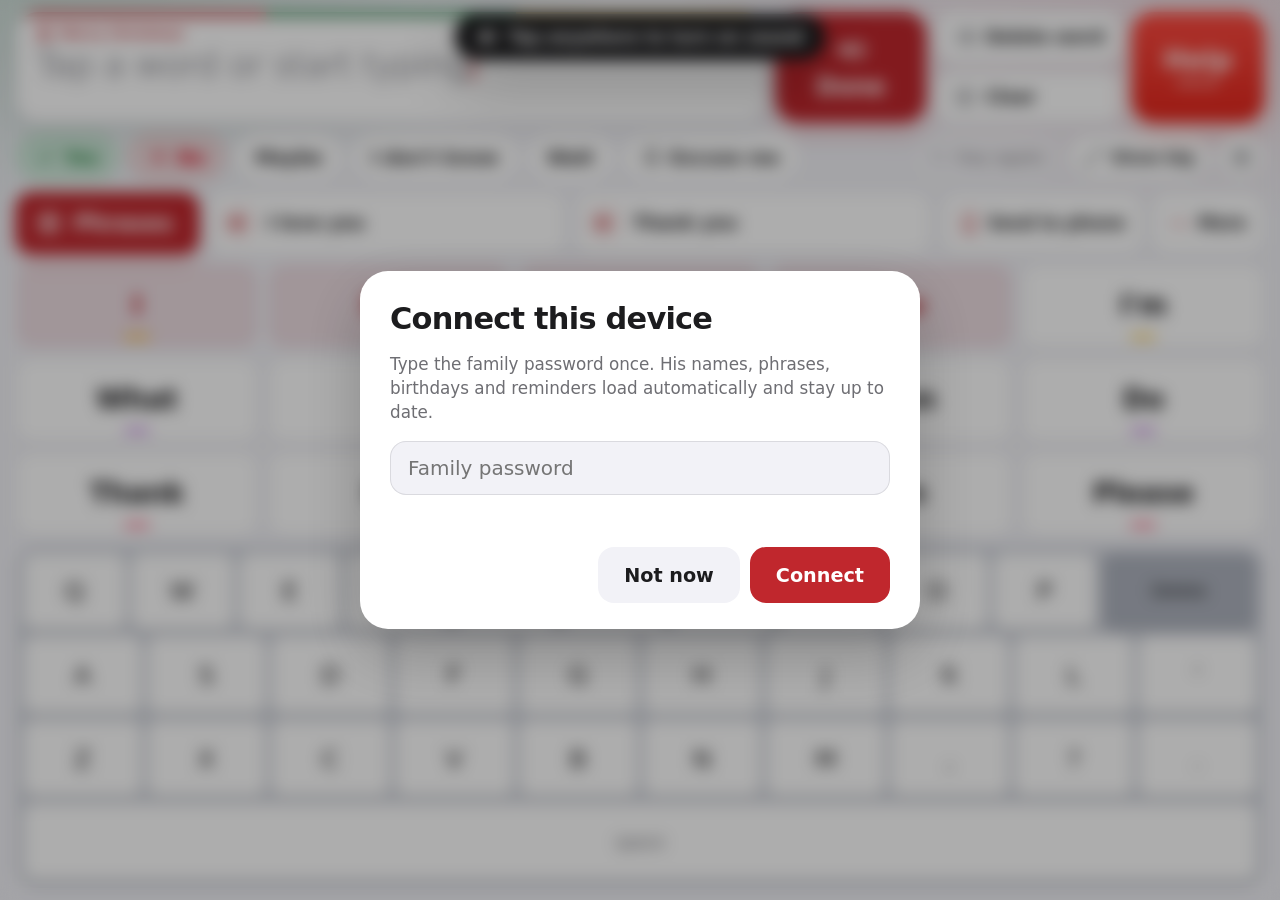
<file: index.html>
<!doctype html>
<html lang="en">
<head>
<meta charset="utf-8">
<meta name="viewport" content="width=device-width, initial-scale=1, viewport-fit=cover">
<title>Dad's Voice</title>
<meta name="theme-color" content="#74acdf">
<meta name="referrer" content="no-referrer">
<link rel="manifest" href="manifest.webmanifest">
<link rel="icon" href="icon.svg" type="image/svg+xml">
<link rel="apple-touch-icon" href="apple-touch-icon.png">
<meta name="apple-mobile-web-app-capable" content="yes">
<meta name="apple-mobile-web-app-status-bar-style" content="black">
<meta name="apple-mobile-web-app-title" content="Dad's Voice">
<style>
/* Design: calm system look (SF on the iPad), white cards on a soft gray canvas, one accent color that follows the theme.
   Themes only tint the canvas, color the stripe on the sentence card and the accent; the layout never changes. */
:root {
  --bg: #f2f2f7;
  --surface: #ffffff;
  --surface-2: #f2f2f7;
  --surface-3: #e5e5ea;
  --fg: #1c1c1e;
  --muted: #6e6e73;
  --faint: #a1a1a6;
  --line: rgba(60, 60, 67, 0.13);
  --line-strong: rgba(60, 60, 67, 0.28);
  --accent: var(--accent-l, #0a7aff);
  --accent-fg: var(--accent-fg-l, #ffffff);
  --accent-ink: var(--accent-ink-l, #0062d6);
  --accent-soft: var(--accent-soft-l, rgba(10, 122, 255, 0.1));
  --accent-glow: var(--accent-glow-l, rgba(10, 122, 255, 0.32));
  --danger: #ff3b30; --danger-ink: #d70015; --danger-soft: rgba(255, 59, 48, 0.12);
  --ok: #34c759; --ok-ink: #1e7f38; --ok-soft: rgba(52, 199, 89, 0.15);
  --kb-tray: #d3d6dd;
  --key: #ffffff;
  --key-alt: #aeb3be;
  --key-shadow: 0 1px 0 rgba(0, 0, 0, 0.3);
  --shadow-1: 0 1px 2px rgba(0, 0, 0, 0.05);
  --shadow-2: 0 1px 2px rgba(0, 0, 0, 0.04), 0 10px 30px rgba(0, 0, 0, 0.06);
  --shadow-3: 0 24px 60px rgba(0, 0, 0, 0.22);
  --wash-a: transparent; --wash-b: transparent;
  --stripe: var(--accent);
  --k-pron: #ffb800; --k-verb: #34c759; --k-noun: #ff9500; --k-q: #af52de; --k-desc: #0a84ff; --k-social: #ff2d55;
  --lv1: #ff3b30; --lv2: #ff9500; --lv3: #e0b400; --lv4: #34c759; --lv5: #1e9e45;
  --font: -apple-system, BlinkMacSystemFont, "SF Pro Text", "Segoe UI Variable Text", "Segoe UI", Roboto, "Helvetica Neue", system-ui, sans-serif;
  --font-display: -apple-system, BlinkMacSystemFont, "SF Pro Display", "Segoe UI Variable Display", "Segoe UI", Roboto, "Helvetica Neue", system-ui, sans-serif;
  --s: 1;
  --r-lg: 22px; --r: 16px; --r-sm: 12px;
  color-scheme: light;
}
@media (prefers-color-scheme: dark) {
  :root:not([data-theme="light"]) {
    --bg: #000000; --surface: #1c1c1e; --surface-2: #2c2c2e; --surface-3: #3a3a3c;
    --fg: #f5f5f7; --muted: #98989f; --faint: #636366;
    --line: rgba(255, 255, 255, 0.08); --line-strong: rgba(255, 255, 255, 0.2);
    --accent: var(--accent-d, #0a84ff); --accent-fg: var(--accent-fg-d, #ffffff); --accent-ink: var(--accent-d, #4aa3ff);
    --accent-soft: var(--accent-soft-d, rgba(10, 132, 255, 0.18)); --accent-glow: rgba(0, 0, 0, 0);
    --danger-ink: #ff6961; --danger-soft: rgba(255, 69, 58, 0.2); --ok-ink: #4cd964; --ok-soft: rgba(48, 209, 88, 0.2);
    --kb-tray: #161618; --key: #3a3a3c; --key-alt: #252527; --key-shadow: 0 1px 0 rgba(0, 0, 0, 0.7);
    --shadow-1: none; --shadow-2: none; --shadow-3: 0 24px 60px rgba(0, 0, 0, 0.6);
    color-scheme: dark;
  }
}
:root[data-theme="dark"] {
  --bg: #000000; --surface: #1c1c1e; --surface-2: #2c2c2e; --surface-3: #3a3a3c;
  --fg: #f5f5f7; --muted: #98989f; --faint: #636366;
  --line: rgba(255, 255, 255, 0.08); --line-strong: rgba(255, 255, 255, 0.2);
  --accent: var(--accent-d, #0a84ff); --accent-fg: var(--accent-fg-d, #ffffff); --accent-ink: var(--accent-d, #4aa3ff);
  --accent-soft: var(--accent-soft-d, rgba(10, 132, 255, 0.18)); --accent-glow: rgba(0, 0, 0, 0);
  --danger-ink: #ff6961; --danger-soft: rgba(255, 69, 58, 0.2); --ok-ink: #4cd964; --ok-soft: rgba(48, 209, 88, 0.2);
  --kb-tray: #161618; --key: #3a3a3c; --key-alt: #252527; --key-shadow: 0 1px 0 rgba(0, 0, 0, 0.7);
  --shadow-1: none; --shadow-2: none; --shadow-3: 0 24px 60px rgba(0, 0, 0, 0.6);
  color-scheme: dark;
}
*, *::before, *::after { box-sizing: border-box; }
[hidden] { display: none !important; }
html, body { height: 100%; }
body {
  margin: 0; color: var(--fg); font-family: var(--font); overflow: hidden;
  -webkit-font-smoothing: antialiased; -webkit-tap-highlight-color: transparent; user-select: none; -webkit-user-select: none;
  background-color: var(--bg);
  background-image: radial-gradient(900px 420px at 0% -8%, var(--wash-a), transparent 70%), radial-gradient(900px 420px at 100% -8%, var(--wash-b), transparent 70%);
  background-repeat: no-repeat;
}
/* Safari won't let anyone type into a box whose parent turned off text selection */
input, textarea { -webkit-user-select: text; user-select: text; }
button { font: inherit; color: inherit; cursor: pointer; touch-action: manipulation; -webkit-appearance: none; appearance: none; }
button:focus-visible, select:focus-visible, input:focus-visible, textarea:focus-visible { outline: 3px solid var(--accent); outline-offset: 2px; }
svg { flex: none; }
/* Steady taps (see the Events section): the app, not the browser, decides what each touch on these areas means */
.actions, .answers, #chips, #words, #kb { touch-action: none; }
.press, .w, .key, .chip, .ans, .tool, .ctl, .speak, .tile, .face, .remote button, .board-grid button, .quick-items button, .btn {
  transition: transform 0.12s ease, filter 0.12s ease, background-color 0.2s ease;
}
.w:active, .key:active, .chip:active, .ans:active, .tool:active, .ctl:active, .speak:active, .tile:active, .face:active, .pressed,
.remote button:active, .board-grid button:active, .quick-items button:active, .btn:active { transform: scale(0.965); filter: brightness(0.94); }

#app {
  height: 100%;
  display: grid;
  grid-template-rows: auto auto auto minmax(0, 1fr) auto;
  gap: 10px;
  padding-top: max(12px, env(safe-area-inset-top, 0px));
  padding-bottom: max(12px, env(safe-area-inset-bottom, 0px));
  padding-left: max(16px, env(safe-area-inset-left, 0px));
  padding-right: max(16px, env(safe-area-inset-right, 0px));
}

/* ---------- Sentence card + Speak / Delete / Clear / Help ---------- */
.top { display: grid; grid-template-columns: minmax(0, 1fr) auto; gap: 10px; }
.msg-card {
  position: relative; min-width: 0; display: flex; flex-direction: column; overflow: hidden;
  background: var(--surface); border-radius: var(--r-lg); box-shadow: var(--shadow-2), inset 0 0 0 1px var(--line);
}
.msg-card::before { content: ""; position: absolute; left: 0; right: 0; top: 0; height: 5px; background: var(--stripe); }
.msg-meta { display: flex; align-items: center; gap: 10px; padding: 13px 20px 0; min-height: 30px; }
.badge { display: inline-flex; align-items: center; gap: 7px; min-width: 0; color: var(--accent-ink); font-size: 0.82rem; font-weight: 650; letter-spacing: 0.01em; }
.badge span { white-space: nowrap; overflow: hidden; text-overflow: ellipsis; }
.badge svg { width: 17px; height: 17px; }
.badge:empty { display: none; }
.msg {
  height: calc(80px * var(--s)); overflow-y: auto; padding: 2px 20px 12px;
  font-family: var(--font-display); font-size: calc(2.2rem * var(--s)); font-weight: 600; letter-spacing: -0.022em; line-height: 1.18;
  word-break: break-word; scrollbar-width: none;
}
.msg::-webkit-scrollbar { display: none; }
.msg .hint { color: var(--faint); font-weight: 500; }
.msg .partial { color: var(--accent-ink); }
.msg .caret { display: inline-block; width: 3px; height: 0.95em; margin-left: 3px; border-radius: 2px; background: var(--accent); vertical-align: -0.1em; animation: blink 1.1s steps(1) infinite; }
@keyframes blink { 50% { opacity: 0; } }
.msg-card.cleared .msg { animation: wipe 0.32s ease; }
@keyframes wipe { from { opacity: 0.2; transform: translateX(-10px); } to { opacity: 1; transform: none; } }

.actions { display: grid; grid-template-columns: auto auto auto; gap: 10px; }
.speak {
  display: flex; flex-direction: column; align-items: center; justify-content: center; gap: 6px; min-width: calc(150px * var(--s));
  border: 0; border-radius: var(--r-lg); background: var(--accent); color: var(--accent-fg);
  font-size: calc(1.5rem * var(--s)); font-weight: 700; letter-spacing: -0.01em; box-shadow: 0 8px 22px var(--accent-glow);
}
.speak svg { width: 34px; height: 34px; }
.speak.talking svg .wave { animation: wave 0.8s ease-in-out infinite alternate; }
@keyframes wave { from { opacity: 0.35; } to { opacity: 1; } }
.col { display: grid; grid-template-rows: 1fr 1fr; gap: 10px; }
.ctl {
  display: flex; align-items: center; justify-content: flex-start; gap: 10px; min-width: calc(150px * var(--s)); padding: 0 18px;
  border: 0; border-radius: var(--r); background: var(--surface); box-shadow: var(--shadow-1), inset 0 0 0 1px var(--line);
  font-size: calc(1.08rem * var(--s)); font-weight: 600; white-space: nowrap;
}
.ctl svg { width: 22px; height: 22px; color: var(--muted); }
.help {
  position: relative; display: flex; flex-direction: column; align-items: center; justify-content: center; gap: 2px;
  min-width: calc(132px * var(--s)); border: 0; border-radius: var(--r-lg); touch-action: none;
  background: linear-gradient(180deg, #ff4b41, #e3261c); color: #ffffff; box-shadow: 0 8px 22px rgba(255, 59, 48, 0.32);
  font-size: calc(1.7rem * var(--s)); font-weight: 800; letter-spacing: -0.01em;
}
.help small { font-size: 0.68rem; font-weight: 700; letter-spacing: 0.16em; text-transform: uppercase; opacity: 0.85; }
.help .ring, .gear .ring { position: absolute; inset: -6px; border-radius: 27px; border: 4px solid var(--danger); opacity: 0; clip-path: inset(0 100% 0 0); pointer-events: none; }
.help.holding .ring { opacity: 1; animation: fill 1.2s linear forwards; }
@keyframes fill { to { clip-path: inset(0 0 0 0); } }

/* ---------- Quick answers + tools ---------- */
.status { display: flex; align-items: center; gap: 10px; min-width: 0; }
.answers { display: flex; gap: 8px; flex: 1 1 auto; min-width: 0; overflow-x: auto; scrollbar-width: none; }
.answers::-webkit-scrollbar { display: none; }
.ans {
  flex: none; display: inline-flex; align-items: center; justify-content: center; gap: 8px;
  min-height: calc(50px * var(--s)); padding: 0 20px; border: 0; border-radius: 999px;
  background: var(--surface); box-shadow: var(--shadow-1), inset 0 0 0 1px var(--line);
  font-size: calc(1.15rem * var(--s)); font-weight: 600;
}
.ans svg { width: 20px; height: 20px; }
.ans.yes { min-width: calc(100px * var(--s)); background: var(--ok-soft); color: var(--ok-ink); box-shadow: none; }
.ans.no { min-width: calc(100px * var(--s)); background: var(--danger-soft); color: var(--danger-ink); box-shadow: none; }
.tools { display: flex; gap: 8px; flex: none; align-items: center; }
.tool {
  display: inline-flex; align-items: center; justify-content: center; gap: 8px; min-height: 46px; padding: 0 16px;
  border: 0; border-radius: 999px; background: var(--surface); box-shadow: var(--shadow-1), inset 0 0 0 1px var(--line);
  font-size: calc(1rem * var(--s)); font-weight: 600; color: var(--fg); white-space: nowrap;
}
.tool svg { width: 19px; height: 19px; color: var(--muted); }
.tool:disabled { opacity: 0.35; cursor: default; }
.gear { position: relative; width: 46px; padding: 0; }
.gear .ring { inset: -5px; border-radius: 999px; border-color: var(--accent); }
.gear.holding .ring { opacity: 1; animation: fill 0.9s linear forwards; }
.battery { padding: 8px 14px; border-radius: 999px; background: var(--danger-soft); color: var(--danger-ink); font-weight: 700; font-size: 0.92rem; white-space: nowrap; }

/* ---------- Sentence suggestions ---------- */
.chiprow { display: flex; gap: 10px; align-items: stretch; min-height: calc(62px * var(--s)); min-width: 0; }
.chips { display: flex; gap: 10px; flex: 1 1 auto; min-width: 0; overflow-x: auto; scrollbar-width: none; }
.chips::-webkit-scrollbar { display: none; }
.chip {
  flex: none; display: flex; align-items: center; gap: 12px; max-width: min(46vw, 560px); padding: 0 22px 0 12px;
  border: 0; border-radius: var(--r); background: var(--surface); box-shadow: var(--shadow-1), inset 0 0 0 1px var(--line);
  font-size: calc(1.28rem * var(--s)); font-weight: 600; letter-spacing: -0.01em; text-align: left;
}
.chip span { white-space: nowrap; overflow: hidden; text-overflow: ellipsis; }
.chip .ic { display: grid; place-items: center; width: 34px; height: 34px; border-radius: 50%; background: var(--accent-soft); color: var(--accent-ink); flex: none; }
.chip .ic svg { width: 18px; height: 18px; }
.chip.all { background: var(--accent); color: var(--accent-fg); box-shadow: 0 6px 16px var(--accent-glow); padding: 0 26px 0 20px; font-size: calc(1.4rem * var(--s)); font-weight: 700; }
.chip.all svg { width: 26px; height: 26px; }
/* Suggestions share the row equally and wrap to two lines, so a whole sentence stays readable */
.chip.suggest { flex: 1 1 0; min-width: 0; max-width: 520px; padding-right: 16px; font-size: calc(1.14rem * var(--s)); line-height: 1.16; }
.chip.suggest span:last-child { white-space: normal; display: -webkit-box; -webkit-line-clamp: 2; -webkit-box-orient: vertical; }
.chips .empty { align-self: center; color: var(--faint); font-size: 1rem; padding-left: 6px; }
.chip-tools { display: flex; gap: 8px; flex: none; }
.chip-tools .tool { min-height: 100%; border-radius: var(--r); padding: 0 18px; font-size: calc(1.05rem * var(--s)); }
.chip-tools .tool svg { width: 21px; height: 21px; color: var(--accent-ink); }

/* ---------- Predicted words ---------- */
.words { display: grid; gap: 10px; min-height: 0; grid-template-columns: repeat(var(--cols, 4), minmax(0, 1fr)); grid-auto-rows: minmax(0, 1fr); }
.w {
  position: relative; min-width: 0; min-height: 0; padding: 0 10px; overflow: hidden; text-overflow: ellipsis; white-space: nowrap;
  border: 0; border-radius: var(--r); background: var(--surface); box-shadow: var(--shadow-1), inset 0 0 0 1px var(--line);
  font-family: var(--font-display); font-size: calc(1.75rem * var(--s)); font-weight: 600; letter-spacing: -0.015em;
}
.w::after { content: ""; position: absolute; left: 50%; bottom: 9px; width: 26px; height: 4px; margin-left: -13px; border-radius: 2px; background: var(--pos, transparent); opacity: 0.9; }
.w.start { background: var(--accent-soft); color: var(--accent-ink); box-shadow: none; }
.w.typed { background: transparent; box-shadow: inset 0 0 0 2px var(--line-strong); color: var(--muted); font-weight: 500; }
.w:disabled { visibility: hidden; }
.w[data-pos="pron"] { --pos: var(--k-pron); }
.w[data-pos="verb"] { --pos: var(--k-verb); }
.w[data-pos="noun"] { --pos: var(--k-noun); }
.w[data-pos="q"] { --pos: var(--k-q); }
.w[data-pos="desc"] { --pos: var(--k-desc); }
.w[data-pos="social"] { --pos: var(--k-social); }

/* ---------- Keyboard ---------- */
.kb { display: grid; gap: 8px; padding: 8px; border-radius: var(--r-lg); background: var(--kb-tray); }
.kb .row { display: flex; gap: 7px; }
.key {
  flex: 1; min-width: 0; height: clamp(50px, 8.4vh, 84px); border: 0; border-radius: 10px;
  background: var(--key); box-shadow: var(--key-shadow); color: var(--fg);
  font-size: calc(1.6rem * var(--s)); font-weight: 400; text-transform: uppercase;
}
.key.wide { flex: 1.6; background: var(--key-alt); font-size: calc(1.05rem * var(--s)); font-weight: 500; text-transform: none; }
.key.space { flex: 6; font-size: calc(1.05rem * var(--s)); text-transform: none; color: var(--muted); }

/* ---------- Shared overlay pieces ---------- */
.btn {
  display: inline-flex; align-items: center; justify-content: center; gap: 8px; min-height: 44px; padding: 10px 18px;
  border: 0; border-radius: var(--r-sm); background: var(--surface-2); color: var(--fg); font-size: 1rem; font-weight: 600;
}
.btn.primary { background: var(--accent); color: var(--accent-fg); }
.btn.danger { background: var(--danger-soft); color: var(--danger-ink); }
.btn.big { min-height: 56px; padding: 12px 26px; border-radius: var(--r); font-size: 1.2rem; }
.btn:disabled { opacity: 0.4; cursor: default; }
/* On the gray page background, plain buttons need their own card face */
.board .btn:not(.primary):not(.danger), .screen .btn:not(.primary):not(.danger), .setup-banner .btn:not(.primary) { background: var(--surface); box-shadow: var(--shadow-1), inset 0 0 0 1px var(--line); }
.row-btns { display: flex; flex-wrap: wrap; gap: 10px; align-items: center; }
.sound-off {
  position: fixed; left: 50%; top: max(14px, env(safe-area-inset-top, 0px)); transform: translateX(-50%); z-index: 40;
  display: inline-flex; align-items: center; gap: 10px; padding: 12px 22px; border: 0; border-radius: 999px;
  background: #1c1c1e; color: #ffffff; font-weight: 700; font-size: 1.05rem; box-shadow: var(--shadow-3); white-space: nowrap;
}
.sound-off svg { width: 22px; height: 22px; }
.sound-off[hidden] { display: none; }
.toast {
  position: fixed; left: 50%; bottom: max(28px, env(safe-area-inset-bottom, 0px)); transform: translateX(-50%); z-index: 70;
  padding: 12px 22px; border-radius: 999px; background: rgba(28, 28, 30, 0.92); color: #ffffff; font-weight: 600;
  box-shadow: var(--shadow-3); -webkit-backdrop-filter: blur(20px); backdrop-filter: blur(20px); max-width: calc(100vw - 32px); text-align: center;
}
.show {
  position: fixed; inset: 0; z-index: 20; display: grid; place-items: center; text-align: center; background: var(--bg);
  padding: max(24px, env(safe-area-inset-top, 0px)) max(24px, env(safe-area-inset-right, 0px)) max(24px, env(safe-area-inset-bottom, 0px)) max(24px, env(safe-area-inset-left, 0px));
}
.show p { margin: 0; font-family: var(--font-display); font-size: clamp(2.5rem, 9vw, 7rem); font-weight: 700; letter-spacing: -0.03em; line-height: 1.1; text-wrap: balance; word-break: break-word; }
.show small { position: absolute; bottom: max(20px, env(safe-area-inset-bottom, 0px)); left: 0; right: 0; color: var(--muted); font-size: 1rem; }

/* Full-screen pages: Phrases, More and its tools */
.board, .screen {
  position: fixed; inset: 0; z-index: 25; display: grid; gap: 14px; background: var(--bg);
  padding-top: max(16px, env(safe-area-inset-top, 0px)); padding-bottom: max(16px, env(safe-area-inset-bottom, 0px));
  padding-left: max(20px, env(safe-area-inset-left, 0px)); padding-right: max(20px, env(safe-area-inset-right, 0px));
}
.board { grid-template-rows: auto auto minmax(0, 1fr); }
.screen { z-index: 26; grid-template-rows: auto minmax(0, 1fr); }
.board-head, .screen-head { display: flex; align-items: center; justify-content: space-between; gap: 12px; flex-wrap: wrap; }
.board-head h2, .screen-head h2 { margin: 0; font-family: var(--font-display); font-size: calc(2.1rem * var(--s)); font-weight: 700; letter-spacing: -0.025em; text-wrap: balance; }
.board-add { display: flex; flex-wrap: wrap; gap: 10px; margin-left: auto; }
.board-new { display: flex; gap: 10px; }
.board-new input {
  flex: 1; min-width: 0; padding: 14px 18px; border: 0; border-radius: var(--r); background: var(--surface); color: var(--fg);
  box-shadow: inset 0 0 0 1px var(--line); font: inherit; font-size: calc(1.35rem * var(--s)); font-weight: 600;
}
.board-new input:focus { outline: none; box-shadow: inset 0 0 0 2px var(--accent); }
.board-grid { display: grid; grid-template-columns: repeat(auto-fill, minmax(min(100%, calc(260px * var(--s))), 1fr)); grid-auto-rows: minmax(calc(84px * var(--s)), auto); gap: 12px; overflow-y: auto; align-content: start; padding: 2px; }
.board-grid button {
  display: flex; align-items: center; gap: 16px; padding: 12px 18px 12px 12px; text-align: left; line-height: 1.2;
  border: 0; border-radius: var(--r-lg); background: var(--surface); box-shadow: var(--shadow-1), inset 0 0 0 1px var(--line);
  font-size: calc(1.4rem * var(--s)); font-weight: 600; letter-spacing: -0.01em;
}
.board-grid .art { flex: none; display: grid; place-items: center; width: calc(60px * var(--s)); height: calc(60px * var(--s)); border-radius: 15px; box-shadow: inset 0 -2px 0 rgba(0, 0, 0, 0.12), inset 0 0 0 1px rgba(255, 255, 255, 0.12); }
.board-grid .art svg { width: 58%; height: 58%; }
.board-grid .txt { flex: 1; min-width: 0; }
.board-grid button.fresh { box-shadow: inset 0 0 0 3px var(--ok); }
.board-grid.editing button { position: relative; box-shadow: inset 0 0 0 2px var(--danger); }
.board-grid.editing button::after {
  content: "\2212"; position: absolute; top: -8px; right: -8px; width: 32px; height: 32px; border-radius: 50%;
  display: grid; place-items: center; background: var(--danger); color: #ffffff; font-size: 1.3rem; font-weight: 700;
}
#editPhrases[aria-pressed="true"] { background: var(--danger); color: #ffffff; }
.screen-body { display: flex; flex-direction: column; gap: 16px; min-height: 0; overflow-y: auto; padding: 2px 2px 8px; }
.screen-body > * { flex-shrink: 0; }
.screen-label { margin: 6px 0 0; color: var(--muted); font-size: 0.82rem; font-weight: 600; letter-spacing: 0.06em; text-transform: uppercase; }
.screen-actions { display: flex; flex-wrap: wrap; gap: 12px; align-items: center; }
.screen-status { margin: 0; color: var(--muted); font-weight: 600; }

/* More: app-icon tiles */
.tiles { display: grid; grid-template-columns: repeat(auto-fill, minmax(min(100%, 400px), 1fr)); gap: 16px; }
.tile {
  display: grid; grid-template-columns: auto minmax(0, 1fr); grid-template-rows: auto auto; column-gap: 18px; row-gap: 4px; align-items: center;
  min-height: calc(150px * var(--s)); padding: 22px 26px; text-align: left;
  border: 0; border-radius: var(--r-lg); background: var(--surface); box-shadow: var(--shadow-2), inset 0 0 0 1px var(--line);
}
.tile > svg { grid-row: 1 / span 2; width: 78px; height: 78px; padding: 19px; border-radius: 20px; color: #ffffff; background: var(--tile, var(--accent)); }
.tile span { font-family: var(--font-display); font-size: calc(1.8rem * var(--s)); font-weight: 700; letter-spacing: -0.02em; align-self: end; }
.tile small { color: var(--muted); font-size: 1.05rem; align-self: start; min-height: 1.2em; }
#openGrocery { --tile: linear-gradient(180deg, #4cd964, #28a745); }
#openCheckin { --tile: linear-gradient(180deg, #ffb340, #ff8c00); }
#openPractice { --tile: linear-gradient(180deg, #c86dd7, #9b3dcc); }
#openTv { --tile: linear-gradient(180deg, #5ac8fa, #0a7aff); }

/* Grocery list */
.quick-items { display: flex; flex-wrap: wrap; gap: 10px; }
.quick-items button { padding: 12px 22px; border: 0; border-radius: 999px; background: var(--surface); box-shadow: var(--shadow-1), inset 0 0 0 1px var(--line); font-size: calc(1.25rem * var(--s)); font-weight: 600; }
.quick-items button.on { background: var(--ok-soft); color: var(--ok-ink); box-shadow: none; }
.glist { list-style: none; margin: 0; padding: 0; border-radius: var(--r-lg); overflow: hidden; background: var(--surface); box-shadow: inset 0 0 0 1px var(--line); }
.glist li { display: flex; align-items: center; gap: 12px; padding: 12px 12px 12px 20px; font-size: calc(1.4rem * var(--s)); font-weight: 600; }
.glist li + li { border-top: 1px solid var(--line); }
.glist li span { flex: 1; min-width: 0; overflow-wrap: anywhere; }
.glist li button { padding: 8px 16px; border: 0; border-radius: 999px; background: var(--surface-2); font-size: 1rem; font-weight: 600; }
.glist .empty { color: var(--muted); font-weight: 400; font-size: 1.1rem; }

/* Check-in */
.faces { display: grid; grid-template-columns: repeat(5, minmax(0, 1fr)); gap: 12px; }
.face {
  display: grid; justify-items: center; align-content: center; gap: 14px; min-height: calc(250px * var(--s)); padding: 26px 8px;
  border: 0; border-radius: var(--r-lg); background: var(--surface); box-shadow: var(--shadow-2), inset 0 0 0 1px var(--line); color: var(--lv);
}
.face svg { width: min(100%, calc(140px * var(--s))); height: auto; }
.face span { color: var(--fg); font-size: calc(1.55rem * var(--s)); font-weight: 700; text-align: center; letter-spacing: -0.01em; }
.face[data-v="1"] { --lv: var(--lv1); } .face[data-v="2"] { --lv: var(--lv2); } .face[data-v="3"] { --lv: var(--lv3); } .face[data-v="4"] { --lv: var(--lv4); } .face[data-v="5"] { --lv: var(--lv5); }
@media (max-height: 760px) { .face { min-height: 0; padding: 18px 8px; } .face svg { width: min(100%, calc(100px * var(--s))); } }
.checkin-done { display: grid; gap: 16px; justify-items: start; }
.checkin-done p { margin: 0; font-size: calc(1.6rem * var(--s)); font-weight: 600; line-height: 1.35; }
.history { display: grid; gap: 0; margin-top: 6px; border-radius: var(--r-lg); overflow: hidden; background: var(--surface); box-shadow: inset 0 0 0 1px var(--line); }
.history:empty { display: none; }
.history h3 { margin: 0; padding: 14px 18px 6px; font-size: 0.82rem; color: var(--muted); text-transform: uppercase; letter-spacing: 0.06em; }
.history-row { display: grid; grid-template-columns: 8em 1fr 1fr; gap: 10px; align-items: center; padding: 10px 18px; font-weight: 600; border-top: 1px solid var(--line); }
.history-row .dot { display: inline-flex; align-items: center; gap: 8px; color: var(--lv); }
.history-row .dot svg { width: 26px; height: 26px; }
.history-row .dot b { color: var(--fg); font-weight: 400; }

/* TV remote */
.remote { display: grid; grid-template-columns: repeat(4, minmax(0, 1fr)); gap: 14px; }
.remote button { min-height: calc(120px * var(--s)); border: 0; border-radius: var(--r-lg); background: var(--surface); box-shadow: var(--shadow-2), inset 0 0 0 1px var(--line); font-size: calc(1.5rem * var(--s)); font-weight: 700; }
.remote button.vol { background: var(--accent); color: var(--accent-fg); box-shadow: 0 8px 22px var(--accent-glow); }

/* Voice practice */
.practice-modes { display: flex; flex-wrap: wrap; gap: 8px; }
.practice-modes button { padding: 12px 20px; border: 0; border-radius: 999px; background: var(--surface); box-shadow: var(--shadow-1), inset 0 0 0 1px var(--line); font-size: calc(1.08rem * var(--s)); font-weight: 600; }
.practice-modes button[aria-pressed="true"] { background: var(--accent); color: var(--accent-fg); box-shadow: none; }
.workout-progress { margin: 0; color: var(--ok-ink); font-weight: 700; font-size: calc(1.1rem * var(--s)); }
.practice-say { margin: 0; max-width: 30ch; font-family: var(--font-display); font-size: calc(2rem * var(--s)); font-weight: 700; letter-spacing: -0.02em; line-height: 1.22; text-wrap: balance; }
.practice-sub { margin: 0; color: var(--muted); font-size: calc(2rem * var(--s)); font-weight: 700; letter-spacing: 0.15em; }
.practice-sub:empty { display: none; }
.meter { position: relative; height: calc(60px * var(--s)); border-radius: 999px; overflow: hidden; background: var(--surface); box-shadow: inset 0 0 0 1px var(--line); }
.meter-fill { position: absolute; inset: 0 auto 0 0; width: 0; border-radius: 999px; background: var(--accent); transition: width 80ms linear; }
.meter.hit .meter-fill { background: var(--ok); }
.meter-target { position: absolute; top: 8px; bottom: 8px; left: 60%; width: 4px; border-radius: 2px; background: var(--fg); opacity: 0.6; }
.practice-result { margin: 0; min-height: 1.4em; font-size: calc(1.5rem * var(--s)); font-weight: 700; }
.practice-result.win { color: var(--ok-ink); }
.practice-note { margin: 0; max-width: 65ch; color: var(--muted); line-height: 1.45; }
.practice-stars { display: flex; flex-wrap: wrap; align-items: center; gap: 6px 14px; font-size: calc(1.15rem * var(--s)); font-weight: 600; }
.practice-stars .row { display: flex; gap: 4px; font-size: calc(1.9rem * var(--s)); line-height: 1; }
.practice-stars .on { color: #ffb800; }
.practice-stars .off { color: var(--surface-3); }
.practice-stars .streak { color: var(--ok-ink); }

/* ---------- Settings: grouped lists ---------- */
.settings { position: fixed; inset: 0; z-index: 30; overflow-y: auto; background: var(--bg); user-select: text; -webkit-user-select: text; }
.settings .inner {
  display: grid; gap: 26px; max-width: 760px; margin: 0 auto; font-size: 1.02rem;
  padding-top: max(16px, env(safe-area-inset-top, 0px)); padding-bottom: 60px;
  padding-left: max(18px, env(safe-area-inset-left, 0px)); padding-right: max(18px, env(safe-area-inset-right, 0px));
}
.settings header {
  position: sticky; top: 0; z-index: 2; display: flex; align-items: center; justify-content: space-between; gap: 12px;
  margin: 0 -18px; padding: 10px 18px; background: var(--bg); background: color-mix(in srgb, var(--bg) 82%, transparent); -webkit-backdrop-filter: blur(20px); backdrop-filter: blur(20px);
}
.settings h1 { margin: 0; font-family: var(--font-display); font-size: 2.1rem; font-weight: 700; letter-spacing: -0.025em; }
.settings section { padding: 18px 20px; border-radius: var(--r-lg); background: var(--surface); box-shadow: inset 0 0 0 1px var(--line); }
.settings h2 { margin: 0 0 10px; font-size: 1.2rem; font-weight: 700; letter-spacing: -0.01em; }
.settings p { margin: 0 0 12px; max-width: 65ch; color: var(--muted); line-height: 1.45; }
.settings label { display: grid; gap: 6px; margin-bottom: 14px; font-weight: 600; }
.settings select, .settings input[type="text"], .settings input[type="password"], .settings input[type="date"], .settings textarea {
  width: 100%; min-width: 0; padding: 11px 14px; border: 0; border-radius: var(--r-sm); background: var(--surface-2); color: var(--fg);
  font: inherit; font-weight: 400; box-shadow: inset 0 0 0 1px var(--line);
}
.settings textarea { min-height: 84px; resize: vertical; }
.settings input[type="range"] { width: 100%; accent-color: var(--accent); }
.seg { display: inline-flex; padding: 3px; border-radius: 11px; background: var(--surface-2); }
.seg button { padding: 9px 18px; border: 0; border-radius: 9px; background: transparent; font-weight: 600; }
.seg button[aria-pressed="true"] { background: var(--surface); box-shadow: 0 1px 4px rgba(0, 0, 0, 0.12); }
.plist { list-style: none; margin: 0 0 12px; padding: 0; border-radius: var(--r); overflow: hidden; background: var(--surface-2); }
.plist li { display: flex; align-items: center; gap: 10px; padding: 9px 10px 9px 16px; }
.plist li + li { border-top: 1px solid var(--line); }
.plist li span { flex: 1; min-width: 0; overflow-wrap: anywhere; }
.plist li button { padding: 6px 12px; border: 0; border-radius: 8px; background: var(--surface); font-size: 0.92rem; font-weight: 600; }
.addrow { display: flex; gap: 10px; }
.addrow input { flex: 1; }
.legend { display: flex; flex-wrap: wrap; gap: 8px 16px; }
.legend span { display: inline-flex; align-items: center; gap: 6px; }
.legend i { display: inline-block; width: 18px; height: 6px; border-radius: 3px; }
.tips { display: grid; gap: 6px; margin: 0; padding-left: 20px; color: var(--muted); line-height: 1.5; }
.check { display: flex !important; align-items: center; gap: 10px; margin: 8px 0; font-weight: 600; }
.check input { width: 22px; height: 22px; accent-color: var(--accent); }
.fam-note { min-height: 1.3em; margin: 10px 0 0; color: var(--muted); }
.sync { display: flex; align-items: center; gap: 10px; margin-bottom: 12px; font-weight: 600; }
.dot { flex: none; width: 10px; height: 10px; border-radius: 50%; background: var(--faint); }
.dot.ok { background: var(--ok); }
.dot.warn { background: #ff9500; }
.voices { display: grid; gap: 0; margin: 0 0 14px; border-radius: var(--r); overflow: hidden; background: var(--surface-2); }
.voices button { display: flex; align-items: center; gap: 12px; width: 100%; padding: 12px 14px; border: 0; background: transparent; text-align: left; }
.voices button + button { border-top: 1px solid var(--line); }
.voices button b { font-weight: 600; }
.voices button small { color: var(--muted); }
.voices button .pick { margin-left: auto; color: var(--accent-ink); font-weight: 700; }
.voices button[aria-pressed="true"] { background: var(--accent-soft); }
.qr { max-width: 460px; padding: 12px; border-radius: var(--r); background: #ffffff; color: #1c1c1e; font-weight: 600; }
.qr svg { display: block; width: 100%; height: auto; }

/* ---------- Alerts, messages, reminders, first-run ---------- */
.alert { position: fixed; inset: 0; z-index: 35; display: grid; place-items: center; padding: 24px; text-align: center; background: linear-gradient(180deg, #ff453a, #c9180f); color: #ffffff; }
.alert-box { display: grid; gap: 18px; justify-items: center; max-width: 900px; }
.alert-title { margin: 0; font-family: var(--font-display); font-size: clamp(2.4rem, 7vw, 5rem); font-weight: 800; letter-spacing: -0.03em; line-height: 1.05; text-wrap: balance; }
.alert-sub { margin: 0; max-width: 40ch; font-size: clamp(1.2rem, 2.6vw, 1.7rem); line-height: 1.35; opacity: 0.95; }
.alert .btn { background: #ffffff; color: #c9180f; }
.alert.acked { background: linear-gradient(180deg, #34c759, #1e9e45); }
.alert.acked .btn { color: #1e7f38; }
.inbox {
  position: fixed; z-index: 28; display: grid; grid-template-columns: minmax(0, 1fr) auto; gap: 6px 18px; align-items: center;
  left: max(16px, env(safe-area-inset-left, 0px)); right: max(16px, env(safe-area-inset-right, 0px)); top: max(16px, env(safe-area-inset-top, 0px));
  padding: 20px 24px; border-radius: 26px; background: var(--surface); box-shadow: var(--shadow-3), inset 0 0 0 1px var(--line);
}
.inbox::before { content: ""; position: absolute; left: 0; top: 18px; bottom: 18px; width: 5px; border-radius: 0 4px 4px 0; background: var(--accent); }
.inbox.reminder { z-index: 29; }
.inbox.reminder::before { background: #ffb800; }
.inbox-label { grid-column: 1; color: var(--muted); font-size: 0.82rem; font-weight: 700; letter-spacing: 0.06em; text-transform: uppercase; }
.inbox p { grid-column: 1; margin: 0; font-family: var(--font-display); font-size: clamp(1.8rem, 4.4vw, 3rem); font-weight: 700; letter-spacing: -0.02em; line-height: 1.15; overflow-wrap: anywhere; }
.inbox .btn { grid-column: 2; grid-row: 1 / span 2; }
.reminder-btns { grid-column: 2; grid-row: 1 / span 2; display: flex; flex-wrap: wrap; gap: 10px; justify-content: flex-end; }
.reminder-btns .btn { grid-column: auto; grid-row: auto; }
.setup-banner {
  position: fixed; z-index: 45; display: grid; gap: 12px; padding: 18px 22px; border-radius: 24px; background: var(--surface); box-shadow: var(--shadow-3), inset 0 0 0 1px var(--line);
  left: max(16px, env(safe-area-inset-left, 0px)); right: max(16px, env(safe-area-inset-right, 0px)); bottom: max(16px, env(safe-area-inset-bottom, 0px));
}
.setup-banner p { margin: 0; font-size: 1.12rem; line-height: 1.45; }
.sheet-wrap { position: fixed; inset: 0; z-index: 50; display: grid; place-items: center; padding: 20px; background: rgba(0, 0, 0, 0.32); -webkit-backdrop-filter: blur(8px); backdrop-filter: blur(8px); }
.sheet { display: grid; gap: 16px; width: min(560px, 100%); padding: 30px 30px 26px; border-radius: 28px; background: var(--surface); box-shadow: var(--shadow-3); user-select: text; -webkit-user-select: text; }
.sheet h2 { margin: 0; font-family: var(--font-display); font-size: 1.9rem; font-weight: 700; letter-spacing: -0.025em; }
.sheet p { margin: 0; color: var(--muted); line-height: 1.45; font-size: 1.05rem; }
.sheet input { width: 100%; padding: 15px 18px; border: 0; border-radius: var(--r); background: var(--surface-2); color: var(--fg); font: inherit; font-size: 1.25rem; box-shadow: inset 0 0 0 1px var(--line); }
.sheet input:focus { outline: none; box-shadow: inset 0 0 0 2px var(--accent); }
.sheet .msgline { min-height: 1.3em; color: var(--danger-ink); font-weight: 600; }
.sheet .msgline.ok { color: var(--ok-ink); }
.sheet .row-btns { justify-content: flex-end; }
.confetti { position: fixed; inset: 0; z-index: 60; overflow: hidden; pointer-events: none; }
.confetti i { position: absolute; top: -20px; width: 10px; height: 16px; border-radius: 2px; animation: fall linear forwards; }
@keyframes fall { to { transform: translate3d(var(--dx), 110vh, 0) rotate(var(--rot)); } }

/* ---------- Medium widths (iPad landscape): keep the answers row on one line ---------- */
@media (max-width: 1100px) {
  .ans { padding: 0 15px; }
  .ans.yes, .ans.no { min-width: calc(86px * var(--s)); }
  #show .label { display: none; }
  #show { width: 46px; padding: 0; }
}
/* ---------- Narrow screens (iPad portrait, phones) ---------- */
@media (max-width: 820px) {
  .top { grid-template-columns: 1fr; }
  .actions { grid-template-columns: 1.4fr 1fr 1fr; }
  .speak { flex-direction: row; min-height: 62px; min-width: 0; }
  .speak svg { width: 28px; height: 28px; }
  .col { grid-template-rows: auto; grid-template-columns: 1fr; }
  .ctl { min-width: 0; min-height: 50px; justify-content: center; }
  .help { min-width: 0; flex-direction: row; gap: 10px; font-size: calc(1.4rem * var(--s)); }
  .msg { font-size: calc(1.75rem * var(--s)); height: calc(70px * var(--s)); }
  .status { flex-wrap: wrap; }
  .answers { flex-basis: 100%; }
  .ans { padding: 0 14px; font-size: calc(1.02rem * var(--s)); min-height: 48px; }
  .chip-tools .label { display: none; }
  .chip.all { padding: 0 18px; }
  .chip.all span { display: none; }
  .w { font-size: calc(1.45rem * var(--s)); }
  .key { font-size: calc(1.2rem * var(--s)); }
  .key.wide, .key.space { font-size: calc(0.9rem * var(--s)); }
  .remote { grid-template-columns: repeat(2, minmax(0, 1fr)); }
  .faces { grid-template-columns: repeat(3, minmax(0, 1fr)); }
  .history-row { grid-template-columns: 1fr; }
}
@media (max-width: 820px) and (min-width: 600px) {
  .actions { grid-template-columns: 1.5fr 1fr 1fr 1fr; }
  .col { display: contents; }
}
/* Short screens (iPad landscape, laptops): tighten everything around the word grid */
@media (max-height: 760px) and (min-width: 821px) {
  #app { gap: 8px; padding-top: max(8px, env(safe-area-inset-top, 0px)); padding-bottom: max(8px, env(safe-area-inset-bottom, 0px)); }
  .msg-meta { padding-top: 10px; min-height: 26px; }
  .msg { height: calc(60px * var(--s)); font-size: calc(1.8rem * var(--s)); padding-bottom: 8px; }
  .speak { font-size: calc(1.3rem * var(--s)); gap: 4px; }
  .speak svg { width: 28px; height: 28px; }
  .help { font-size: calc(1.45rem * var(--s)); }
  .ctl { font-size: calc(1rem * var(--s)); }
  .ans { min-height: calc(44px * var(--s)); }
  .tool { min-height: 42px; }
  .gear { width: 42px; }
  .chiprow { min-height: calc(54px * var(--s)); }
  .chip { font-size: calc(1.15rem * var(--s)); }
  .chip .ic { width: 30px; height: 30px; }
  .chip.all { font-size: calc(1.25rem * var(--s)); }
  .key { height: clamp(44px, 8vh, 84px); }
  .kb { gap: 6px; padding: 6px; }
  .kb .row { gap: 6px; }
}
@media (prefers-reduced-motion: reduce) {
  .msg .caret, .speak.talking svg .wave, .gear.holding .ring, .msg-card.cleared .msg { animation: none; }
  .confetti { display: none; }
  .gear.holding .ring { clip-path: none; }
}
</style>
</head>
<body>

<div id="app">
  <div class="top">
    <div class="msg-card" id="msgCard">
      <div class="msg-meta"><span class="badge" id="badge"></span></div>
      <div class="msg" id="msg" aria-live="polite"></div>
    </div>
    <div class="actions">
      <button class="speak" id="speak" aria-label="Speak the sentence">
        <svg viewBox="0 0 24 24" fill="none" stroke="currentColor" stroke-width="2" stroke-linecap="round" stroke-linejoin="round" aria-hidden="true"><path d="M3.5 9.5v5h3.8l4.7 4V5.5l-4.7 4z" fill="currentColor" stroke="none"/><path class="wave" d="M15.5 9a4.2 4.2 0 0 1 0 6"/><path class="wave" d="M18.3 6.3a8 8 0 0 1 0 11.4"/></svg>
        <span id="speakLabel">Speak</span>
      </button>
      <div class="col">
        <button class="ctl" id="delWord">
          <svg viewBox="0 0 24 24" fill="none" stroke="currentColor" stroke-width="2" stroke-linecap="round" stroke-linejoin="round" aria-hidden="true"><path d="M21 5H9l-6 7 6 7h12a1 1 0 0 0 1-1V6a1 1 0 0 0-1-1z"/><path d="M17.5 9.5l-5 5M12.5 9.5l5 5"/></svg>
          <span>Delete word</span>
        </button>
        <button class="ctl" id="clear">
          <svg viewBox="0 0 24 24" fill="none" stroke="currentColor" stroke-width="2" stroke-linecap="round" aria-hidden="true"><circle cx="12" cy="12" r="9.5"/><path d="M9 9l6 6M15 9l-6 6"/></svg>
          <span>Clear</span>
        </button>
      </div>
      <button class="help" id="help" aria-label="Call for help. Press and hold.">
        <span class="ring"></span>
        <span class="help-label">Help</span><small>Hold</small>
      </button>
    </div>
  </div>

  <div class="status">
    <div class="answers">
      <button class="ans yes" data-say="Yes"><svg viewBox="0 0 24 24" fill="none" stroke="currentColor" stroke-width="2.6" stroke-linecap="round" stroke-linejoin="round" aria-hidden="true"><path d="M5 12.5l4.5 4.5L19 7.5"/></svg>Yes</button>
      <button class="ans no" data-say="No"><svg viewBox="0 0 24 24" fill="none" stroke="currentColor" stroke-width="2.6" stroke-linecap="round" aria-hidden="true"><path d="M7 7l10 10M17 7L7 17"/></svg>No</button>
      <button class="ans" data-say="Maybe">Maybe</button>
      <button class="ans" data-say="I don't know">I don't know</button>
      <button class="ans" data-say="Wait a minute, please">Wait</button>
      <button class="ans bell" id="attn" aria-label="Ring a chime and say excuse me">
        <svg viewBox="0 0 24 24" fill="none" stroke="currentColor" stroke-width="2" stroke-linecap="round" stroke-linejoin="round" aria-hidden="true"><path d="M6 8a6 6 0 0 1 12 0c0 7 3 9 3 9H3s3-2 3-9"/><path d="M10.3 21a1.94 1.94 0 0 0 3.4 0"/></svg>
        Excuse me
      </button>
    </div>
    <div class="tools">
      <span class="battery" id="battery" hidden></span>
      <button class="tool" id="again" disabled>
        <svg viewBox="0 0 24 24" fill="none" stroke="currentColor" stroke-width="2" stroke-linecap="round" stroke-linejoin="round" aria-hidden="true"><path d="M3 12a9 9 0 1 0 3-6.7L3 8"/><path d="M3 3v5h5"/></svg>
        <span class="label">Say again</span>
      </button>
      <button class="tool" id="show">
        <svg viewBox="0 0 24 24" fill="none" stroke="currentColor" stroke-width="2" stroke-linecap="round" stroke-linejoin="round" aria-hidden="true"><path d="M15 3h6v6M9 21H3v-6M21 3l-7 7M3 21l7-7"/></svg>
        <span class="label">Show big</span>
      </button>
      <button class="tool gear" id="gear" aria-label="Settings. Press and hold to open.">
        <span class="ring"></span>
        <svg viewBox="0 0 24 24" fill="none" stroke="currentColor" stroke-width="2" stroke-linecap="round" stroke-linejoin="round" aria-hidden="true"><circle cx="12" cy="12" r="3"/><path d="M19.4 15a1.7 1.7 0 0 0 .3 1.8l.1.1a2 2 0 1 1-2.8 2.8l-.1-.1a1.7 1.7 0 0 0-1.8-.3 1.7 1.7 0 0 0-1 1.5V21a2 2 0 1 1-4 0v-.1a1.7 1.7 0 0 0-1.1-1.5 1.7 1.7 0 0 0-1.8.3l-.1.1a2 2 0 1 1-2.8-2.8l.1-.1a1.7 1.7 0 0 0 .3-1.8 1.7 1.7 0 0 0-1.5-1H3a2 2 0 1 1 0-4h.1a1.7 1.7 0 0 0 1.5-1.1 1.7 1.7 0 0 0-.3-1.8l-.1-.1a2 2 0 1 1 2.8-2.8l.1.1a1.7 1.7 0 0 0 1.8.3H9a1.7 1.7 0 0 0 1-1.5V3a2 2 0 1 1 4 0v.1a1.7 1.7 0 0 0 1 1.5 1.7 1.7 0 0 0 1.8-.3l.1-.1a2 2 0 1 1 2.8 2.8l-.1.1a1.7 1.7 0 0 0-.3 1.8V9a1.7 1.7 0 0 0 1.5 1H21a2 2 0 1 1 0 4h-.1a1.7 1.7 0 0 0-1.5 1z"/></svg>
      </button>
    </div>
  </div>

  <div class="chiprow">
    <button class="chip all" id="allPhrases" aria-label="All phrases">
      <svg viewBox="0 0 24 24" fill="none" stroke="currentColor" stroke-width="2" stroke-linecap="round" aria-hidden="true"><rect x="3.5" y="3.5" width="7" height="7" rx="2"/><rect x="13.5" y="3.5" width="7" height="7" rx="2"/><rect x="3.5" y="13.5" width="7" height="7" rx="2"/><rect x="13.5" y="13.5" width="7" height="7" rx="2"/></svg>
      <span>Phrases</span>
    </button>
    <div class="chips" id="chips"></div>
    <div class="chip-tools">
      <button class="tool" id="sendPhone" hidden>
        <svg viewBox="0 0 24 24" fill="none" stroke="currentColor" stroke-width="2" stroke-linecap="round" stroke-linejoin="round" aria-hidden="true"><rect x="6" y="2" width="12" height="20" rx="3"/><path d="M11 18h2"/></svg>
        <span class="label">Send to phone</span>
      </button>
      <button class="tool" id="tellHouse" hidden>
        <svg viewBox="0 0 24 24" fill="none" stroke="currentColor" stroke-width="2" stroke-linecap="round" stroke-linejoin="round" aria-hidden="true"><path d="M3 11l9-7 9 7"/><path d="M5 10v10h14V10"/></svg>
        <span class="label">Tell the house</span>
      </button>
      <button class="tool" id="moreBtn">
        <svg viewBox="0 0 24 24" fill="currentColor" aria-hidden="true"><circle cx="5" cy="12" r="2"/><circle cx="12" cy="12" r="2"/><circle cx="19" cy="12" r="2"/></svg>
        <span class="label">More</span>
      </button>
    </div>
  </div>
  <div class="words" id="words"></div>
  <div class="kb" id="kb"></div>
</div>

<div class="show" id="showOverlay" hidden>
  <p id="showText"></p>
  <small>Tap anywhere to close</small>
</div>

<div class="board" id="board" hidden>
  <div class="board-head">
    <h2>Phrases</h2>
    <div class="board-add">
      <button class="btn big" id="addTyping">+ Add what I'm typing</button>
      <button class="btn big" id="addLastBoard">+ Add what I last said</button>
      <button class="btn big" id="undoRemove" hidden>Undo</button>
      <button class="btn big" id="editPhrases">Edit</button>
    </div>
    <button class="btn primary big" id="closeBoard">Close</button>
  </div>
  <div class="board-new">
    <input type="text" id="boardNew" placeholder="Type a new phrase here" autocomplete="off" enterkeyhint="done">
    <button class="btn primary big" id="boardNewAdd">Add</button>
  </div>
  <div class="board-grid" id="boardGrid"></div>
</div>

<div class="alert" id="alertOverlay" hidden>
  <div class="alert-box">
    <p class="alert-title" id="alertTitle">Calling for help</p>
    <p class="alert-sub" id="alertSub"></p>
    <button class="btn big" id="alertCancel">I'm okay. Cancel.</button>
  </div>
</div>

<div class="inbox reminder" id="reminder" hidden>
  <span class="inbox-label">Reminder</span>
  <p id="reminderText"></p>
  <div class="reminder-btns">
    <button class="btn big" id="reminderSay" hidden></button>
    <button class="btn primary big" id="reminderClose">OK</button>
  </div>
</div>

<div class="inbox" id="inbox" hidden>
  <span class="inbox-label">Message for you</span>
  <p id="inboxText"></p>
  <div class="reminder-btns">
    <button class="btn big" id="inboxRead">Read it to me</button>
    <button class="btn primary big" id="inboxClose">OK</button>
  </div>
</div>

<div class="settings" id="settings" hidden>
  <div class="inner">
    <header>
      <h1>Settings</h1>
      <button class="btn primary" id="closeSettings">Done</button>
    </header>

    <section>
      <h2>Family sync</h2>
      <p>With the family password, this device loads his names, phrases, birthdays and reminders on its own, and picks up changes whenever they're updated. Updates to the app install themselves too.</p>
      <div class="sync"><span class="dot" id="syncDot"></span><span id="syncText"></span></div>
      <label for="familyPass">Family password
        <input type="password" id="familyPass" autocomplete="off" autocapitalize="none" spellcheck="false" placeholder="Family password">
      </label>
      <div class="row-btns"><button class="btn primary" id="saveFamilyPass">Connect</button><button class="btn" id="syncNow">Check for updates now</button></div>
    </section>

    <section>
      <h2>Voice</h2>
      <p>The best voices on this device are listed first. Tap one to hear it and use it.</p>
      <div class="voices" id="voiceList"></div>
      <p id="voiceTip"></p>
      <label for="rate">Speed <span id="rateVal"></span>
        <input type="range" id="rate" min="0.6" max="1.4" step="0.05">
      </label>
      <label for="pitch">Pitch <span id="pitchVal"></span>
        <input type="range" id="pitch" min="0.7" max="1.3" step="0.05">
      </label>
      <label for="speakMode">How he is heard
        <select id="speakMode">
          <option value="sentence">Whole sentence, when he taps Speak</option>
          <option value="both">Each word quietly as he taps it, then the whole sentence on Speak</option>
          <option value="words">Each word out loud as he taps it (Speak becomes Done)</option>
        </select>
      </label>
      <div class="row-btns"><button class="btn" id="testVoice">Test voice</button></div>
    </section>

    <section>
      <h2>Pronunciation</h2>
      <p>If the voice says a word wrong, spell it the way it sounds. One per line, like <b>Siobhan = Shiv-awn</b>. The screen still shows the normal spelling.</p>
      <textarea id="sayAs" placeholder="Siobhan = Shiv-awn"></textarea>
      <div class="row-btns" style="margin-top:10px"><button class="btn primary" id="saveSayAs">Save</button><button class="btn" id="testSayAs">Hear his words</button></div>
    </section>

    <section>
      <h2>TV remote</h2>
      <p>The TV remote in More talks to an Echo in his room. Use the name his Fire TV has in the Alexa app.</p>
      <label for="tvName">Fire TV name in the Alexa app
        <input type="text" id="tvName" autocomplete="off" placeholder="Fire TV">
      </label>
      <div class="row-btns"><button class="btn primary" id="saveTv">Save</button><button class="btn" id="testTv">Test: turn the volume up</button></div>
    </section>

    <section>
      <h2>Load his setup</h2>
      <p>Paste his private setup link here to load his names, phrases, birthdays and reminders. On an iPad this is how to load them into the home-screen app.</p>
      <textarea id="setupPaste" placeholder="Paste the setup link here" autocomplete="off" spellcheck="false"></textarea>
      <div class="row-btns" style="margin-top:10px"><button class="btn primary" id="loadSetup">Load</button><span class="screen-status" id="setupStatus"></span></div>
    </section>

    <section>
      <h2>Move to another device</h2>
      <p>Shows a QR code with everything set up here: his names, phrases, birthdays, reminders and the alert keys. Point the other device's camera at it. The code only appears on this screen.</p>
      <div class="row-btns"><button class="btn primary" id="makeQr">Show QR code</button><button class="btn" id="copyExport">Copy link</button></div>
      <div class="qr" id="qrBox" hidden></div>
    </section>

    <section>
      <h2>Theme</h2>
      <p>Automatic picks a holiday theme on holidays, a team theme when Argentina, Barcelona or the Spurs play that day, and Argentina the rest of the time.</p>
      <label for="themeSel">Theme
        <select id="themeSel">
          <option value="auto">Automatic (holidays and game days)</option>
          <option value="plain">No theme (plain)</option>
          <option value="argentina">Argentina</option>
          <option value="spurs">San Antonio Spurs</option>
          <option value="barcelona">FC Barcelona</option>
          <option value="birthday">Birthday</option>
          <option value="christmas">Christmas</option>
          <option value="newyear">New Year</option>
          <option value="thanksgiving">Thanksgiving</option>
          <option value="halloween">Halloween</option>
          <option value="ramadan">Ramadan</option>
          <option value="eid">Eid</option>
          <option value="july4">4th of July</option>
          <option value="valentines">Valentine's Day</option>
        </select>
      </label>
      <label for="birthday">His birthday
        <input type="date" id="birthday">
      </label>
      <label for="events">Reminders for him, one per line: month-day = what it is | what he can say
        <textarea id="events" placeholder="02-01 = May's birthday | Happy birthday, honey! I love you."></textarea>
      </label>
      <div class="row-btns"><button class="btn primary" id="saveTheme">Save</button><span class="screen-status" id="themeNow"></span></div>
    </section>

    <section>
      <h2>Screen</h2>
      <label>Text size</label>
      <div class="seg" id="size" role="group" aria-label="Text size">
        <button data-v="1">Normal</button><button data-v="1.15">Large</button><button data-v="1.3">Largest</button>
      </div>
      <p style="margin-top:16px">Shaky hands can tap twice or bounce onto the next key. A second tap this soon after the last one is ignored, on any button. A tap always counts for the button he first touched, even if his finger slides or stays down.</p>
      <label for="guard">Ignore repeat taps
        <select id="guard">
          <option value="0">Off</option>
          <option value="300">Within 0.3 seconds</option>
          <option value="600">Within 0.6 seconds</option>
          <option value="1000">Within 1 second</option>
        </select>
      </label>
    </section>

    <section>
      <h2>Quick phrases</h2>
      <p>These show as one-tap sentences when nothing is typed. Tapping one speaks it right away.</p>
      <ul class="plist" id="plist"></ul>
      <div class="addrow">
        <input type="text" id="newPhrase" placeholder="Type a phrase, like: Can you call Mike?" autocomplete="off">
        <button class="btn primary" id="addPhrase">Add</button>
      </div>
      <div class="row-btns" style="margin-top:10px"><button class="btn" id="addLast">Add the last thing he said</button></div>
    </section>

    <section>
      <h2>His words</h2>
      <p>Names of people, pets, places and shows he talks about. Separate with commas. They are suggested as he types.</p>
      <textarea id="myWords" placeholder="Linda, Mike, Buddy, Jeopardy, Home Depot"></textarea>
      <div class="row-btns" style="margin-top:10px"><button class="btn primary" id="saveWords">Save words</button></div>
    </section>

    <section>
      <h2>Learning</h2>
      <p id="learnInfo"></p>
      <div class="row-btns" id="resetRow"><button class="btn danger" id="reset">Erase what it has learned</button></div>
      <div class="row-btns" id="confirmRow" hidden>
        <span>Erase everything learned on this tablet?</span>
        <button class="btn danger" id="confirmReset">Yes, erase</button>
        <button class="btn" id="cancelReset">Cancel</button>
      </div>
    </section>

    <section>
      <h2>Word colors</h2>
      <p>The stripe under each word follows the color code speech therapists use, so the same kind of word is always the same color.</p>
      <div class="legend">
        <span><i style="background:var(--k-pron)"></i>People</span>
        <span><i style="background:var(--k-verb)"></i>Actions</span>
        <span><i style="background:var(--k-noun)"></i>Things</span>
        <span><i style="background:var(--k-q)"></i>Questions</span>
        <span><i style="background:var(--k-desc)"></i>Describing</span>
        <span><i style="background:var(--k-social)"></i>Social</span>
      </div>
    </section>

    <section>
      <h2>Alerts</h2>
      <p>When he holds <b>Help</b>, the Alexas you choose announce it, and family phones get an urgent notification with an <b>I'm on my way</b> button. The Alexas repeat a short reminder every 10 seconds until someone taps <b>I'm on my way</b> or <b>Acknowledge</b>, or he cancels. Other messages reach family phones only when he taps <b>Send to phone</b>.</p>
      <label for="vmToken">Voice Monkey API token
        <input type="text" id="vmToken" autocomplete="off" spellcheck="false" placeholder="From app.voicemonkey.io, API Tokens">
      </label>
      <label for="vmSpeakers">Voice Monkey speaker IDs (comma separated)
        <input type="text" id="vmSpeakers" autocomplete="off" spellcheck="false" placeholder="kitchen-echo, living-room-echo">
      </label>
      <label for="vmLoud">Voice Monkey routine trigger for full volume (optional)
        <input type="text" id="vmLoud" autocomplete="off" spellcheck="false" placeholder="A Routine Trigger whose Alexa routine turns the Echos up">
      </label>
      <label for="vmNormal">Voice Monkey routine trigger for normal volume (optional)
        <input type="text" id="vmNormal" autocomplete="off" spellcheck="false" placeholder="A Routine Trigger whose Alexa routine turns them back down">
      </label>
      <label for="poUser">Pushover user key or group key
        <input type="text" id="poUser" autocomplete="off" spellcheck="false" placeholder="From pushover.net, top of your dashboard">
      </label>
      <label for="poToken">Pushover app API token
        <input type="text" id="poToken" autocomplete="off" spellcheck="false" placeholder="From pushover.net, Your Applications">
      </label>
      <label for="familyCode">Family code (the ntfy topic family phones subscribe to)
        <input type="text" id="familyCode" autocomplete="off" spellcheck="false">
      </label>
      <label class="check"><input type="checkbox" id="sendSentences"> Keep a private log of what he says, for improving predictions (never sent to phones)</label>
      <div class="row-btns" style="margin-top:6px">
        <button class="btn primary" id="saveAlerts">Save</button>
        <button class="btn" id="testAlexa">Test Alexa announcement</button>
        <button class="btn" id="testPhones">Test phone alert</button>
        <button class="btn" id="testPushover">Test Pushover alert</button>
      </div>
      <p class="fam-note" id="alertStatus"></p>
      <h2 style="margin-top:18px">Pocket fall button (Flic)</h2>
      <p>Holding the button for a second alerts family phones through ntfy and Pushover and has the Alexas announce it, even if this tablet is asleep or his app is closed. Click and double click stay empty, so a bump in his pocket does nothing.</p>
      <p>1. In the Flic app, open the button, choose <b>Hold</b>, and add an <b>Internet Request</b> action. Method <b>GET</b>, with this address:</p>
      <div class="addrow">
        <input type="text" id="fallUrl" readonly aria-label="Address for family phones">
        <button class="btn" id="copyFallUrl">Copy</button>
      </div>
      <p style="margin-top:14px">2. Add a second <b>Internet Request</b> to the same <b>Hold</b>. Method <b>GET</b>, with this address for the Alexas:</p>
      <div class="addrow">
        <input type="text" id="fallAlexaUrl" readonly aria-label="Address for the Alexas">
        <button class="btn" id="copyFallAlexaUrl">Copy</button>
      </div>
      <p style="margin-top:14px">3. Add a third <b>Internet Request</b> to the same <b>Hold</b> for Pushover. Method <b>POST</b>, with this address:</p>
      <div class="addrow">
        <input type="text" id="fallPoUrl" readonly value="https://api.pushover.net/1/messages.json" aria-label="Address for Pushover">
        <button class="btn" id="copyFallPoUrl">Copy</button>
      </div>
      <p>Content type:</p>
      <div class="addrow">
        <input type="text" id="fallPoType" readonly value="application/x-www-form-urlencoded" aria-label="Content type for Pushover">
        <button class="btn" id="copyFallPoType">Copy</button>
      </div>
      <p>Body:</p>
      <div class="addrow">
        <input type="text" id="fallPoBody" readonly aria-label="Body for Pushover">
        <button class="btn" id="copyFallPoBody">Copy</button>
      </div>
      <div class="row-btns" style="margin-top:10px"><button class="btn" id="testFall">Test the fall alert</button></div>
      <ol class="tips" style="margin-top:8px">
        <li>If you change the family code, the Alexa settings or the Pushover keys, copy the addresses and the Pushover body into the Flic app again.</li>
        <li>The button works through the phone or iPad it is paired with. Keep the Flic app there and never swipe it closed. A Flic Hub plugged in near his chair works even with no phone nearby.</li>
        <li>On each family phone, install the free <b>ntfy</b> app and subscribe to <b id="topicHelp"></b> (urgent help) and <b id="topicSays"></b> (messages he sends with Send to phone).</li>
        <li>To message him, publish to <b id="topicReply"></b> in the ntfy app. It pops up silently on his tablet, and he can tap Read it to me to hear it.</li>
        <li>Keep a wireless caregiver pager by his chair too, in case the internet is down.</li>
      </ol>
    </section>

    <section>
      <h2>Tablet setup</h2>
      <ol class="tips">
        <li>Open this page in Chrome, then tap the menu and choose <b>Add to Home screen</b>. Open it from that icon so it fills the screen.</li>
        <li>Turn on <b>App pinning</b> (Settings, Security, Other security settings, Pin app). Pin this app so he can't leave it by accident.</li>
        <li>Set <b>Screen timeout</b> to the longest option and keep the tablet plugged in. The page also asks the tablet to keep the screen on.</li>
        <li>Turn media volume all the way up, or pair a small Bluetooth speaker so he can be heard over the TV.</li>
      </ol>
    </section>
  </div>
</div>

<div class="screen" id="moreMenu" hidden>
  <div class="screen-head"><h2>More</h2><button class="btn primary big" data-close>Back</button></div>
  <div class="screen-body">
    <div class="tiles">
      <button class="tile" id="openGrocery">
        <svg viewBox="0 0 24 24" fill="none" stroke="currentColor" stroke-width="2" stroke-linecap="round" stroke-linejoin="round" aria-hidden="true"><circle cx="9" cy="20" r="1.6"/><circle cx="18" cy="20" r="1.6"/><path d="M2 3h3l2.6 12.2a2 2 0 0 0 2 1.6h8.3a2 2 0 0 0 2-1.5L22 7H6"/></svg>
        <span>Grocery list</span><small id="groceryCount"></small>
      </button>
      <button class="tile" id="openCheckin">
        <svg viewBox="0 0 24 24" fill="none" stroke="currentColor" stroke-width="2" stroke-linecap="round" stroke-linejoin="round" aria-hidden="true"><circle cx="12" cy="12" r="10"/><path d="M8 14s1.5 2 4 2 4-2 4-2"/><path d="M9 9h.01M15 9h.01"/></svg>
        <span>How I feel</span><small id="checkinNote"></small>
      </button>
      <button class="tile" id="openPractice">
        <svg viewBox="0 0 24 24" fill="none" stroke="currentColor" stroke-width="2" stroke-linecap="round" stroke-linejoin="round" aria-hidden="true"><rect x="9" y="2" width="6" height="12" rx="3"/><path d="M5 10v1a7 7 0 0 0 14 0v-1"/><path d="M12 18v4"/></svg>
        <span>Voice practice</span><small id="practiceNote"></small>
      </button>
      <button class="tile" id="openTv">
        <svg viewBox="0 0 24 24" fill="none" stroke="currentColor" stroke-width="2" stroke-linecap="round" stroke-linejoin="round" aria-hidden="true"><rect x="2" y="5" width="20" height="13" rx="2"/><path d="M8 22h8M12 18v4"/></svg>
        <span>TV remote</span><small>Talks to the Echo in his room</small>
      </button>
    </div>
  </div>
</div>

<div class="screen" id="grocery" hidden>
  <div class="screen-head"><h2>Grocery list</h2><button class="btn primary big" data-close>Back</button></div>
  <div class="screen-body">
    <div class="board-new">
      <input type="text" id="groceryNew" placeholder="Type an item" autocomplete="off" enterkeyhint="done">
      <button class="btn primary big" id="groceryAdd">Add</button>
    </div>
    <p class="screen-label">Tap to add</p>
    <div class="quick-items" id="groceryQuick"></div>
    <p class="screen-label" id="groceryHeading">On the list</p>
    <ul class="glist" id="groceryList"></ul>
    <div class="screen-actions">
      <button class="btn primary big" id="grocerySend">Send list to phones</button>
      <button class="btn big danger" id="groceryClear">Clear list</button>
      <span class="screen-status" id="groceryStatus"></span>
    </div>
  </div>
</div>

<div class="screen" id="checkin" hidden>
  <div class="screen-head"><h2 id="checkinTitle">How do you feel today?</h2><button class="btn big" id="checkinLater">Not now</button></div>
  <div class="screen-body">
    <div class="faces" id="checkinFaces"></div>
    <div class="checkin-done" id="checkinDone" hidden>
      <p id="checkinSummary"></p>
      <button class="btn primary big" data-close>Done</button>
    </div>
    <div class="history" id="checkinHistory"></div>
  </div>
</div>

<div class="screen" id="tv" hidden>
  <div class="screen-head"><h2>TV remote</h2><button class="btn primary big" data-close>Back</button></div>
  <div class="screen-body">
    <div class="remote" id="remote">
      <button data-tv="up" class="vol">Volume up</button>
      <button data-tv="down" class="vol">Volume down</button>
      <button data-tv="mute">Mute</button>
      <button data-tv="home">Home</button>
      <button data-tv="pause">Pause</button>
      <button data-tv="play">Play</button>
      <button data-tv="on">TV on</button>
      <button data-tv="off">TV off</button>
    </div>
    <p class="practice-note">Each button says the command out loud to the Echo in his room, which controls the Fire TV. The Fire TV needs to be linked to that Echo in the Alexa app (Devices, then the Echo, then TV &amp; Video).</p>
  </div>
</div>

<div class="screen" id="practice" hidden>
  <div class="screen-head"><h2>Voice practice</h2><button class="btn primary big" data-close>Back</button></div>
  <div class="screen-body">
    <div class="practice-modes" id="practiceModes" role="group" aria-label="Exercise">
      <button data-mode="workout" class="workout" aria-pressed="true">Daily workout</button>
      <button data-mode="ah" aria-pressed="false">Long "Ahhh"</button>
      <button data-mode="glide" aria-pressed="false">High &amp; low</button>
      <button data-mode="phrase" aria-pressed="false">Say it loud</button>
      <button data-mode="count" aria-pressed="false">Count to 10</button>
      <button data-mode="ha" aria-pressed="false">Strong "HA!"</button>
    </div>
    <p class="workout-progress" id="workoutProgress" hidden></p>
    <p class="practice-say" id="practiceSay"></p>
    <p class="practice-sub" id="practiceSub"></p>
    <span class="screen-label" id="meterLabel">Loudness</span>
    <div class="meter" id="meter" aria-hidden="true"><div class="meter-fill" id="meterFill"></div><div class="meter-target" id="meterTarget"></div></div>
    <p class="practice-result" id="practiceResult"></p>
    <div class="practice-stars" id="practiceStars" aria-live="polite"></div>
    <div class="screen-actions">
      <button class="btn primary big" id="practiceStart">Start</button>
      <button class="btn big" id="practiceHear" hidden>Hear it</button>
      <button class="btn big" id="practiceNext" hidden>Next phrase</button>
    </div>
    <p class="screen-status" id="practiceStats"></p>
    <p class="practice-note">These are loud-voice exercises like the ones speech therapists use for Parkinson's. A few minutes every day helps most. Check with his speech therapist. Nothing is recorded or sent anywhere.</p>
  </div>
</div>

<div class="setup-banner" id="setupBanner" hidden>
  <p id="setupBannerText"><b>His setup is loaded here in Safari.</b> To put it in the home-screen app: tap <b>Copy setup</b>, add this page to the Home Screen (Share, then Add to Home Screen), open it, hold the gear, and paste into <b>Load his setup</b>.</p>
  <div class="row-btns">
    <button class="btn primary big" id="copySetupBtn">Copy setup</button>
    <button class="btn big" id="dismissSetupBtn">Done</button>
  </div>
</div>


<div class="sheet-wrap" id="pairSheet" hidden>
  <div class="sheet" role="dialog" aria-labelledby="pairTitle">
    <h2 id="pairTitle">Connect this device</h2>
    <p>Type the family password once. His names, phrases, birthdays and reminders load automatically and stay up to date.</p>
    <input type="password" id="pairPass" autocomplete="off" autocapitalize="none" spellcheck="false" placeholder="Family password" enterkeyhint="go">
    <span class="msgline" id="pairMsg"></span>
    <div class="row-btns">
      <button class="btn big" id="pairSkip">Not now</button>
      <button class="btn primary big" id="pairGo">Connect</button>
    </div>
  </div>
</div>
<div class="confetti" id="confetti" aria-hidden="true"></div>
<div class="toast" id="toast" hidden></div>
<button class="sound-off" id="soundOff">
  <svg viewBox="0 0 24 24" fill="none" stroke="currentColor" stroke-width="2.2" stroke-linecap="round" stroke-linejoin="round" aria-hidden="true"><path d="M4 9v6h4l5 4V5L8 9H4z" fill="currentColor"/><path d="M17 9l5 5M22 9l-5 5"/></svg>
  Tap anywhere to turn on sound
</button>

<script>
(() => {
'use strict';
const $ = s => document.querySelector(s);

const LS = {
  get(k, d) { try { const v = localStorage.getItem(k); return v ? JSON.parse(v) : d; } catch (e) { return d; } },
  set(k, v) { try { localStorage.setItem(k, JSON.stringify(v)); } catch (e) {} },
  del(k) { try { localStorage.removeItem(k); } catch (e) {} }
};

// ---------- Vocabulary ----------
const VOCAB_TEXT = `I you the to a it is and me my please want need what can did how that do not no yes I'm go get have this be are was for on in of with your it's don't up down know like love help thank thanks okay good tired water TV remote bathroom where when who why which will would could should he she we they him her them us our his their there here now later today tonight tomorrow yesterday time some more any all too very just so but or if then because about at from out off over back again still also well really much many little lot one two three four five ten minutes hour day night morning afternoon evening week feel feeling hurt hurts pain sore cold hot hungry thirsty sick dizzy weak stiff sleepy fine better worse bad happy sad scared worried sorry ready done comfortable uncomfortable loud quiet bright dark turn watch see look call come take bring give make eat drink sleep rest sit stand lie move change open close stop wait try put find hear tell talk say said use read play fix check pick hand pass raise lower adjust stay leave keep let think remember forget miss wish hope understand mean buy pay feed wash shower shave brush lift push pull hold carry walk going went got gone seen saw had has am were been being does doing didn't can't won't doesn't isn't wasn't couldn't wouldn't shouldn't haven't aren't I'll I've I'd you're he's she's we're they're that's what's where's who's there's let's mom dad son daughter wife husband brother sister grandkids kids family friend doctor nurse everyone everybody someone anyone nobody something anything nothing everything volume channel news weather game football baseball basketball golf movie show commercial phone tablet light lights lamp fan heat heater air door window blinds curtains bed chair recliner pillow blanket glasses medicine pills pill coffee tea juice milk soda ice soup sandwich snack food breakfast lunch dinner dessert cookie fruit toast eggs cereal head neck shoulder arm arms hands leg legs knee feet foot stomach chest throat mouth teeth eyes ears skin outside inside home house yard porch car store church mail dog cat room kitchen bedroom toilet towel clothes shirt pants socks shoes jacket sweater hat louder quieter mute pause next other same new old right left wrong sure nice great fun funny awful terrible enough almost maybe probably never always sometimes soon early late long far near before after until since into around away together alone first last tonight sleep nap appointment visit visiting coming leaving staying wrong happened anymore pee poop bowel shaking itchy itch numb cramp nauseous laundry nails hair haircut shave cut work`;

const SEED_TEXT = {
  '^': "I Did Can How What Please Yes No I'm Where Is Thank Turn When Do Are Who Help My Okay",
  'i': "want need am think love feel have don't can't was will would know like hurt just didn't wish hope miss saw got can forgot",
  "i'm": "tired cold hot hungry thirsty okay fine good sorry ready done not in going sleepy uncomfortable happy glad worried scared bored",
  'i am': "tired cold hot hungry thirsty okay fine good sorry ready done not in going sleepy uncomfortable happy worried scared",
  'did': "you he she they it we anyone someone I mom the",
  'did you': "see get call eat hear take find know talk go do watch feed remember pick check sleep have like bring buy pay",
  'can': "you I we he she someone they it",
  'can you': "help turn get bring call change come hand give pass fix find move open close put check tell make raise lower adjust read pick take sit stay please",
  'can i': "have get go see use talk ask try watch",
  'how': "are is about do much long was many did old far come does often soon",
  'how are': "you things the we they your",
  'how is': "the your my he she it everyone everything work",
  'how was': "your the work it that dinner lunch",
  'how do': "you I we they",
  'how much': "is does longer time did was",
  'how long': "until is will has have ago",
  'how about': "we a some you the",
  'what': "is time are do did happened about was day channel does should else",
  'what time': "is does did will are",
  'where': "is are did do was should can",
  'where is': "the my mom it he she everyone",
  'where are': "you we my the they",
  'when': "is are will did does can",
  'when is': "dinner lunch the she he it my breakfast",
  'who': "is was are called won did",
  'is': "it he she there that the this everyone dinner my your someone",
  'is it': "time cold hot raining done okay ready late on",
  'are': "you we they the there",
  'are you': "okay going hungry there done coming leaving sure staying tired",
  'do': "you I we it they not that",
  'do you': "want know have need think remember like see",
  'please': "help turn come get bring call stop wait give sit don't change move",
  'turn': "up down it on off the over around",
  'turn up': "the it volume",
  'turn down': "the it",
  'the': "TV remote volume channel light lights door phone bathroom blanket game news kids dog cat heat air fan bed window other same doctor nurse food water mail",
  'the tv': "up down off on please",
  'want': "to some the a more water coffee my it you",
  'want to': "go watch see eat sleep talk get lie sit stand change call rest move",
  'i want': "to some the a more water coffee my it you ice juice",
  'need': "to the a help my some water more you it",
  'need to': "go use get take see call rest lie sit stand move change eat drink",
  'i need': "to the a help my some water more you it",
  'go': "to home outside back in out the now inside there",
  'go to': "the bed sleep bathroom church store doctor",
  'you': "know want okay too doing see think are there need have",
  'love': "you it that the this her him them",
  'i love': "you it that the this them",
  'feel': "good bad sick tired better worse okay fine cold hot dizzy weak like",
  'have': "a to the some my you any been pain it fun",
  'my': "medicine pills glasses phone back legs head stomach blanket water feet hands arm chest neck shoulder mouth throat chair food remote",
  'thank': "you",
  'thank you': "so for very",
  'yes': "please I that thank it okay",
  'no': "thank I not thanks please more that",
  "don't": "know want like feel worry need forget go think have do touch",
  "i don't": "know want like feel think need understand remember care",
  'it': "is was hurts will feels doesn't too again off on up down please",
  "it's": "too cold hot loud okay fine good time not dark bright",
  'too': "loud quiet cold hot bright dark much fast slow high low tight",
  'call': "mom my the me him her them back doctor",
  'get': "me my the some a up out in it more",
  'get me': "some the my a water up out",
  'help': "me with please",
  'help me': "up get with move sit stand to go find",
  'some': "water food coffee juice tea help more ice soup",
  'a': "drink blanket pillow snack little minute lot few sandwich glass nap",
  'watch': "the TV a it something football baseball news movie",
  'see': "you the it that him her them my",
  "what's": "wrong up on the for going happening",
  'of': "the it my that this water coffee course",
  'to': "the bed go be see eat sleep watch get sit stand me my you",
  'for': "me you the it a my now dinner",
  'with': "me you the my it that",
  'me': "a some the my up too please with out",
  'so': "much good tired hungry cold hot sorry",
  'not': "now yet sure good really today hungry tired"
};

const FALLBACK = "you the to it is my me a and please that this want need go get help can do not".split(' ');

const POS = {};
const tag = (p, s) => s.split(' ').forEach(w => { POS[w.toLowerCase()] = p; });
tag('pron', "I i'm you he she we they it me my your him her them us our his their someone anyone everyone everybody nobody mom dad son daughter wife husband brother sister grandkids kids family friend doctor nurse i'll i've i'd you're he's she's we're they're it's");
tag('q', "what where when who why which how did can is are do does will could would should what's where's who's");
tag('verb', "want need go get have like love help turn watch see look call come take bring give make eat drink sleep rest sit stand lie move change open close stop wait try put find hear tell talk say said use read play fix check pick hand pass raise lower adjust stay leave keep let think remember forget miss wish hope understand mean buy pay feed wash shower shave brush lift push pull hold carry walk going went got gone seen saw had has am were been was be feel hurt hurts know don't can't won't didn't doesn't isn't wasn't happened coming leaving staying visit");
tag('desc', "good bad tired cold hot hungry thirsty okay fine sick better worse loud quiet bright dark up down on off too very more less sorry happy sad scared worried ready done dizzy weak sore stiff sleepy comfortable uncomfortable little big fast slow again now later soon today tomorrow tonight yesterday louder quieter itchy numb nauseous shaking right left wrong sure nice great");
tag('social', "please thank thanks yes no hello hi bye goodbye okay");
tag('noun', "water tv remote bathroom volume channel news weather game football baseball basketball golf movie show commercial phone tablet light lights lamp fan heat heater air door window blinds curtains bed chair recliner pillow blanket glasses medicine pills pill coffee tea juice milk soda ice soup sandwich snack food breakfast lunch dinner dessert cookie fruit toast eggs cereal head back neck shoulder arm arms hands leg legs knee feet foot stomach chest throat mouth teeth eyes ears skin home house yard porch car store church mail dog cat room kitchen bedroom toilet towel clothes shirt pants socks shoes jacket sweater hat pain time minute nap appointment laundry nails hair haircut work bar pepsi kind arby's mcdonald's whataburger");
tag('verb', "cut shave");

// His usual first words keep the same four spots so his hand can learn where they are
const PINNED_STARTS = ['i', 'did', 'can', 'how'];
const QUESTION_START = new Set("did can how what where when who why which is are do does will could would should".split(' '));

const DEFAULT_PHRASES = [
  "I love you", "I need the bathroom", "Can I have some water?", "Can you turn up the TV?",
  "Can you turn down the TV?", "I'm cold", "I'm in pain", "Can you help me?", "Thank you",
  "How are you?", "I'm tired", "Did you eat?"
];

const key = w => (w || '').toLowerCase().replace(/[^a-z0-9']/g, '');

let DISPLAY = {}, RANK = new Map(), VOCAB = [], SEED = {}, BOOST = {};
function buildVocab() {
  DISPLAY = {}; RANK = new Map(); VOCAB = [];
  const addW = w => { const k = key(w); if (!k) return; if (!DISPLAY[k]) DISPLAY[k] = w; if (!RANK.has(k)) { RANK.set(k, VOCAB.length); VOCAB.push(k); } };
  settings.myWords.forEach(addW);
  if (LM.ready) for (const k in LM.disp) if (!DISPLAY[k]) DISPLAY[k] = LM.disp[k];
  VOCAB_TEXT.split(/\s+/).forEach(addW);
  Object.values(SEED_TEXT).forEach(s => s.split(' ').forEach(addW));
  Object.values(BOOST).forEach(v => (Array.isArray(v) ? v : String(v).split(/\s+/)).forEach(addW));
  settings.phrases.forEach(p => p.split(/\s+/).forEach((w, j) => { if (j > 0 || /[A-Z].*[A-Z']/.test(w)) addW(w.replace(/[?.!,]+$/, '')); }));
  SEED = {};
  for (const c in SEED_TEXT) SEED[c] = SEED_TEXT[c].split(' ');
  settings.myWords.forEach(w => { const k = key(w); if (k && !POS[k]) POS[k] = 'pron'; });
  buildWordIndex();
  buildPersonal();
  buildSentPool();
}
const disp = k => DISPLAY[k] || k;
const cap = s => s ? s.charAt(0).toUpperCase() + s.slice(1) : s;

// ---------- State ----------
const settings = Object.assign({
  voiceURI: '', rate: 0.95, pitch: 1, scale: 1, guard: 300, speakMode: 'words',
  phrases: DEFAULT_PHRASES.slice(), myWords: [], sayAs: {}, removedPhrases: [],
  vmToken: '', vmSpeakers: '', vmLoud: '', vmNormal: '', familyCode: '', sendSentences: true, poToken: '', poUser: ''
}, LS.get('dv.settings', {}));
// v2: the old automatic voice could land on one of Apple's novelty voices (the "squeaky toy"); pick again from the good ones
if (!settings.v2) {
  settings.v2 = 1;
  settings.voiceURI = '';
  if (!(settings.pitch >= 0.85 && settings.pitch <= 1.1)) settings.pitch = 1;
  LS.set('dv.settings', settings);
}
if (!settings.familyCode) {
  const a = new Uint8Array(10);
  crypto.getRandomValues(a);
  settings.familyCode = 'dadsvoice-' + Array.from(a, b => (b % 36).toString(36)).join('');
  LS.set('dv.settings', settings);
}
const learn = Object.assign({ bi: {}, uni: {}, sent: {}, count: 0 }, LS.get('dv.learn', {}));
const draft = LS.get('dv.draft', { words: [], partial: '' });
const state = { words: Array.isArray(draft.words) ? draft.words : [], partial: draft.partial || '' };
let lastSaid = LS.get('dv.last', '');
let remoteBoost = LS.get('dv.boost', {});
BOOST = remoteBoost;

const saveSettings = () => LS.set('dv.settings', settings);
const saveLearn = () => LS.set('dv.learn', learn);
const saveDraft = () => LS.set('dv.draft', state);

// A private setup link (#setup=...) carries his names and phrases so they never live in the public code
const CODE_RE = /^[A-Za-z0-9_-]{8,64}$/;
// Codes are base64url JSON, or "z" + base64url gzip (short enough for a QR code). Accepts the whole link or just the code.
const b64ToBytes = s => Uint8Array.from(atob(s.replace(/-/g, '+').replace(/_/g, '/')), c => c.charCodeAt(0));
const bytesToB64 = b => { let s = ''; for (let i = 0; i < b.length; i++) s += String.fromCharCode(b[i]); return btoa(s).replace(/\+/g, '-').replace(/\//g, '_').replace(/=+$/, ''); };
async function decodeSetup(text) {
  const m = /#setup=([A-Za-z0-9_\-+/=]+)/.exec(text) || /^([A-Za-z0-9_\-+/=]{20,})$/.exec((text || '').trim());
  if (!m) return null;
  const code = m[1];
  if (code[0] === 'z') {
    const stream = new Blob([b64ToBytes(code.slice(1))]).stream().pipeThrough(new DecompressionStream('gzip'));
    return JSON.parse(await new Response(stream).text());
  }
  return JSON.parse(new TextDecoder().decode(b64ToBytes(code)));
}
async function encodeSetup(obj) {
  const stream = new Blob([JSON.stringify(obj)]).stream().pipeThrough(new CompressionStream('gzip'));
  return 'z' + bytesToB64(new Uint8Array(await new Response(stream).arrayBuffer()));
}
// Applies a setup (from a link, a QR code or the family file). Empty alert keys never wipe ones already entered here.
function applySetupObject(d) {
  if (Array.isArray(d.phrases)) settings.phrases = d.phrases.filter(s => typeof s === 'string');
  if (Array.isArray(d.myWords)) settings.myWords = d.myWords.filter(s => typeof s === 'string');
  if (d.sayAs && typeof d.sayAs === 'object') settings.sayAs = d.sayAs;
  if (d.boost && typeof d.boost === 'object') { BOOST = d.boost; LS.set('dv.boost', BOOST); }
  if (typeof d.familyCode === 'string' && CODE_RE.test(d.familyCode)) settings.familyCode = d.familyCode;
  if (typeof d.birthday === 'string' && /^\d{4}-\d{2}-\d{2}$/.test(d.birthday)) settings.birthday = d.birthday;
  if (typeof d.name === 'string') settings.name = d.name.trim().slice(0, 40);
  if (Array.isArray(d.events)) settings.events = d.events.filter(e => e && /^\d{2}-\d{2}$/.test(e.md) && typeof e.title === 'string');
  ['vmToken', 'vmSpeakers', 'vmLoud', 'vmNormal', 'poUser', 'poToken', 'tvName', 'theme', 'speakMode'].forEach(k => { if (typeof d[k] === 'string' && d[k]) settings[k] = d[k].slice(0, 200); });
  if (Array.isArray(d.removedPhrases)) settings.removedPhrases = Array.from(new Set((settings.removedPhrases || []).concat(d.removedPhrases.filter(s => typeof s === 'string'))));
  LS.set('dv.settings', settings);
}
async function applySetupCode(text) {
  try {
    const d = await decodeSetup(text);
    if (!d || typeof d !== 'object') return false;
    applySetupObject(d);
    return true;
  } catch (e) {
    return false;
  }
}
// Everything another device needs (alert keys included); the code only ever lives in this browser and the QR on screen
function exportSettings() {
  const keys = ['phrases', 'myWords', 'sayAs', 'familyCode', 'birthday', 'name', 'events', 'vmToken', 'vmSpeakers', 'vmLoud', 'vmNormal', 'poUser', 'poToken', 'tvName', 'theme', 'speakMode', 'removedPhrases'];
  const out = { boost: BOOST };
  keys.forEach(k => { if (settings[k] !== undefined && settings[k] !== '') out[k] = settings[k]; });
  return out;
}
const isHomeScreenApp = () => window.navigator.standalone === true || window.matchMedia('(display-mode: standalone)').matches || window.matchMedia('(display-mode: fullscreen)').matches;
// A setup link applies after a reload so every part of the app starts from the new settings
const pendingSetup = location.hash.startsWith('#setup=') ? location.hash : '';
if (pendingSetup) {
  try { history.replaceState(null, '', location.pathname + location.search); } catch (e) {}
  applySetupCode(pendingSetup).then(ok => {
    if (!ok) { setTimeout(() => toast("That setup link didn't work. Copy the whole link and try again."), 500); return; }
    LS.set('dv.setupJust', 1);
    LS.set('dv.setupCopy', location.origin + location.pathname + pendingSetup);
    location.reload();
  });
}
const setupLoaded = !pendingSetup && !!LS.get('dv.setupJust', 0);
if (setupLoaded) LS.del('dv.setupJust');
window.addEventListener('hashchange', () => { if (location.hash.startsWith('#setup=')) location.reload(); });

// ---------- Prediction ----------
// lm.json holds a word model built from a few thousand everyday sentences in his voice (tools/corpus.txt) plus
// a 30,000-word spelling list. It is blended with what he has actually said, his phrases and the hand-picked words
// from his setup, and his own words weigh the most, so the more he talks the more it predicts like him.
function contexts(keys, i) {
  const c1 = i === 0 ? '^' : keys[i - 1];
  const c2 = i === 0 ? null : i === 1 ? '^ ' + keys[0] : keys[i - 2] + ' ' + keys[i - 1];
  return [c1, c2];
}

const LM = { ready: false, disp: {} };
const packed = s => {
  const m = new Map(); let total = 0;
  const p = (s || '').split(' ');
  for (let i = 0; i + 1 < p.length; i += 2) { const c = +p[i + 1]; m.set(p[i], c); total += c; }
  return { m, total };
};
async function loadLM() {
  try {
    const d = await (await fetch('lm.json', { cache: 'no-cache' })).json();
    LM.uni = packed(d.uni);
    LM.bi = new Map(Object.entries(d.bi).map(([k, v]) => [k, packed(v)]));
    LM.tri = new Map(Object.entries(d.tri).map(([k, v]) => [k, packed(v)]));
    LM.lex = new Map(); LM.rank = new Map(); LM.lexTotal = 0;
    d.lex.split('\n').forEach(line => { const j = line.lastIndexOf(' '); const c = +line.slice(j + 1); if (j > 0) { const w = line.slice(0, j); LM.rank.set(w, LM.lex.size); LM.lex.set(w, c); LM.lexTotal += c; } });
    LM.disp = d.disp || {};
    LM.sents = (d.sents || []).map(([text, n]) => ({ text, n }));
    LM.ready = true;
    buildVocab();
    render();
  } catch (e) { setTimeout(loadLM, 60000); }
}

// Every known word, sorted for prefix lookups, and grouped by first letter for typo matching
let WORDS = [], BY_FIRST = {};
function buildWordIndex() {
  const all = new Set(VOCAB);
  if (LM.ready) for (const k of LM.lex.keys()) all.add(k);
  for (const k in learn.uni) all.add(k);
  WORDS = Array.from(all).filter(Boolean).sort();
  BY_FIRST = {};
  for (const w of WORDS) (BY_FIRST[w[0]] || (BY_FIRST[w[0]] = [])).push(w);
}
function lowerBound(arr, s) {
  let lo = 0, hi = arr.length;
  while (lo < hi) { const mid = (lo + hi) >> 1; if (arr[mid] < s) lo = mid + 1; else hi = mid; }
  return lo;
}

// His own counts: what he has said (x3), his phrases (x2), hand-picked words from his setup (x8, a flat list)
let PERS = new Map(), PERS_T = new Map(), PERS_UNI = new Map(), PERS_UNI_T = 0;
const boostList = ctx => typeof BOOST[ctx] === 'string' ? BOOST[ctx].split(/\s+/) : (Array.isArray(BOOST[ctx]) ? BOOST[ctx] : null);
function buildPersonal() {
  PERS = new Map(); PERS_UNI = new Map(); PERS_UNI_T = 0;
  const put = (ctx, w, c) => { if (!w) return; let m = PERS.get(ctx); if (!m) PERS.set(ctx, m = new Map()); m.set(w, (m.get(w) || 0) + c); };
  const putUni = (w, c) => { if (w) { PERS_UNI.set(w, (PERS_UNI.get(w) || 0) + c); PERS_UNI_T += c; } };
  for (const ctx in learn.bi) for (const w in learn.bi[ctx]) put(ctx, w, 3 * learn.bi[ctx][w]);
  for (const w in learn.uni) putUni(w, 3 * learn.uni[w]);
  settings.phrases.forEach(p => {
    const t = normSentence(p).split(' ').filter(Boolean);
    t.forEach((w, i) => { const [c1, c2] = contexts(t, i); put(c1, w, 2); if (c2) put(c2, w, 2); putUni(w, 2); });
  });
  for (const ctx in BOOST) { const list = boostList(ctx); if (list) list.forEach((d, j) => put(ctx, key(d), Math.max(3, 8 - j * 0.25))); }
  settings.myWords.forEach(w => putUni(key(w), 4));
  PERS_T = new Map();
  for (const [ctx, m] of PERS) { let t = 0; for (const v of m.values()) t += v; PERS_T.set(ctx, t); }
}

// Interpolated absolute discounting: each context level backs off to the one below it
const DISC = 0.7;
function level(base, ctx, w, lower) {
  const b = base && base.get(ctx), pm = PERS.get(ctx);
  const total = (b ? b.total : 0) + (pm ? PERS_T.get(ctx) : 0);
  if (!total) return lower;
  const c = (b ? b.m.get(w) || 0 : 0) + (pm ? pm.get(w) || 0 : 0);
  const types = (b ? b.m.size : 0) + (pm ? pm.size : 0);
  return Math.max(c - DISC, 0) / total + (DISC * types / total) * lower;
}
function pUni(w) {
  const talk = ((LM.uni.m.get(w) || 0) + (PERS_UNI.get(w) || 0) + 0.02) / (LM.uni.total + PERS_UNI_T + 1);
  const lex = (LM.lex.get(w) || 0) / LM.lexTotal;
  return 0.5 * talk + 0.5 * lex + 1e-9;
}
const prob = (w, c1, c2) => { const p1 = level(LM.bi, c1, w, pUni(w)); return c2 ? level(LM.tri, c2, w, p1) : p1; };

// Typos: shaky taps land on a neighboring key or hit a key twice, so those cost less than other mistakes
const KB_ROWS = ['qwertyuiop', "asdfghjkl'", 'zxcvbnm'];
const NEAR = {};
KB_ROWS.forEach((row, r) => [...row].forEach((ch, c) => {
  const s = NEAR[ch] = new Set();
  [[r, c - 1], [r, c + 1], [r - 1, c], [r - 1, c + 1], [r + 1, c - 1], [r + 1, c]].forEach(([rr, cc]) => { const x = KB_ROWS[rr] && KB_ROWS[rr][cc]; if (x) s.add(x); });
}));
const subCost = (a, b) => a === b ? 0 : NEAR[a] && NEAR[a].has(b) ? 0.8 : 2;
// Cheapest way to turn what he typed into the start of word w
function prefixCost(p, w, max) {
  const n = p.length, m = Math.min(w.length, n + 2);
  let prev = new Array(m + 1), cur = new Array(m + 1), prev2 = null;
  for (let j = 0; j <= m; j++) prev[j] = j * 1.0;
  for (let i = 1; i <= n; i++) {
    cur[0] = prev[0] + (i > 1 && p[i - 1] === p[i - 2] ? 0.5 : 1.3);
    let rowMin = cur[0];
    for (let j = 1; j <= m; j++) {
      let v = prev[j - 1] + subCost(p[i - 1], w[j - 1]);
      v = Math.min(v, prev[j] + (i > 1 && p[i - 1] === p[i - 2] ? 0.5 : 1.3), cur[j - 1] + 1.0);
      if (prev2 && i > 1 && j > 1 && p[i - 1] === w[j - 2] && p[i - 2] === w[j - 1]) v = Math.min(v, prev2[j - 2] + 0.8);
      cur[j] = v;
      if (v < rowMin) rowMin = v;
    }
    if (rowMin > max) return Infinity;
    prev2 = prev; prev = cur; cur = new Array(m + 1);
  }
  let best = Infinity;
  for (let j = Math.max(0, n - 2); j <= m; j++) best = Math.min(best, prev[j]);
  return best;
}
function prefixMatches(p) {
  const out = new Map();
  for (let j = lowerBound(WORDS, p); j < WORDS.length && WORDS[j].startsWith(p); j++) out.set(WORDS[j], 0);
  if (p.length >= 3) {
    const max = p.length >= 5 ? 1.6 : 1.0;
    for (const f of [p[0], ...(NEAR[p[0]] || [])]) for (const w of BY_FIRST[f] || []) {
      if (out.has(w) || w.length < p.length - 1) continue;
      const c = prefixCost(p, w, max);
      if (c <= max) out.set(w, c);
    }
  }
  return out;
}

function predict(n) {
  if (!LM.ready) return predictLegacy(n);
  const kw = state.words.map(key).filter(Boolean);
  const i = kw.length;
  const [c1, c2] = contexts(kw, i);
  const partial = key(state.partial);
  const scored = [];
  // A very common word that never follows this word in thousands of everyday sentences ("I what", "I with") is
  // almost certainly wrong there, while a rare word that hasn't been seen is just rare, so only common ones are held back
  const ctxB = LM.bi.get(c1), ctxP = PERS.get(c1), ctxT = c2 && LM.tri.get(c2);
  const known = (ctxB ? ctxB.total : 0) + (ctxP ? PERS_T.get(c1) : 0) > 40;
  const fit = k => !known || (ctxB && ctxB.m.has(k)) || (ctxP && ctxP.has(k)) || (ctxT && ctxT.m.has(k)) || !((LM.rank.get(k) ?? 1e9) < 400) ? 1 : 0.05;
  if (partial) {
    for (const [k, cost] of prefixMatches(partial)) scored.push([k, prob(k, c1, c2) * fit(k) * Math.exp(-2.3 * cost)]);
  } else {
    const cands = new Set();
    const addKeys = (base, ctx) => { const b = base.get(ctx); if (b) for (const k of b.m.keys()) cands.add(k); const p = PERS.get(ctx); if (p) for (const k of p.keys()) cands.add(k); };
    if (c2) addKeys(LM.tri, c2);
    addKeys(LM.bi, c1);
    let j = 0;
    for (const k of LM.uni.m.keys()) { cands.add(k); if (++j >= 80) break; }
    for (const k of cands) if (k !== kw[i - 1]) scored.push([k, prob(k, c1, c2) * fit(k)]);
  }
  scored.sort((a, b) => b[1] - a[1]);
  let list = scored.map(s => s[0]);
  if (i === 0 && !partial) list = PINNED_STARTS.concat(list.filter(k => !PINNED_STARTS.includes(k)));
  let out = list.slice(0, n).map(k => ({ k, label: i === 0 ? cap(disp(k)) : disp(k) }));
  if (partial && partial.length >= 2 && !out.some(o => o.k === partial)) {
    out = out.slice(0, Math.max(0, n - 1));
    out.push({ k: partial, label: state.partial, typed: true });
  }
  return out;
}

// Used only until lm.json has loaded (or if it can't load)
function predictLegacy(n) {
  const kw = state.words.map(key).filter(Boolean);
  const i = kw.length;
  const [c1, c2] = contexts(kw, i);
  const sc = new Map();
  const add = (k, s) => { if (k) sc.set(k, (sc.get(k) || 0) + s); };
  const learned = (ctx, w) => { const m = learn.bi[ctx]; if (m) for (const k in m) add(k, w * Math.log2(1 + m[k])); };
  const seeded = (list, w) => { if (!list || !list.length) return; const L = list.length; list.forEach((d, j) => add(key(d), w * (1 - j / (L + 1)))); };
  const boostList = ctx => typeof BOOST[ctx] === 'string' ? BOOST[ctx].split(/\s+/) : (Array.isArray(BOOST[ctx]) ? BOOST[ctx] : null);
  // Hand-picked words keep nearly full weight down the list so they all beat the generic seeds
  const boosted = (list, w) => { if (list) list.forEach((d, j) => add(key(d), w - j * 0.5)); };

  if (c2) {
    learned(c2, 26);
    boosted(boostList(c2), 34);
    if (!c2.startsWith('^')) seeded(SEED[c2], 30);
  }
  learned(c1, 12);
  boosted(boostList(c1), 26);
  seeded(SEED[c1], 20);

  const partial = key(state.partial);
  if (partial) {
    for (const k of Array.from(sc.keys())) if (!k.startsWith(partial)) sc.delete(k);
    const V = VOCAB.length;
    for (const k of VOCAB) if (k.startsWith(partial)) add(k, 4 * (1 - RANK.get(k) / V) + 3 * Math.log2(1 + (learn.uni[k] || 0)));
    for (const k in learn.uni) if (k.startsWith(partial) && !RANK.has(k)) add(k, 3 * Math.log2(1 + learn.uni[k]));
    settings.myWords.forEach(w => { const k = key(w); if (k.startsWith(partial)) add(k, 5); });
  } else {
    FALLBACK.forEach((d, j) => add(key(d), 2 * (1 - j / FALLBACK.length)));
    if (i) sc.delete(kw[i - 1]);
  }

  let list = Array.from(sc.entries()).sort((a, b) => b[1] - a[1]).map(e => e[0]);
  if (i === 0 && !partial) list = PINNED_STARTS.concat(list.filter(k => !PINNED_STARTS.includes(k)));
  let out = list.slice(0, n).map(k => ({ k, label: i === 0 ? cap(disp(k)) : disp(k) }));
  if (partial && partial.length >= 2 && !out.some(o => o.k === partial)) {
    out = out.slice(0, Math.max(0, n - 1));
    out.push({ k: partial, label: state.partial, typed: true });
  }
  return out;
}

const normSentence = s => (s || '').toLowerCase().replace(/[^a-z0-9' ]/g, ' ').replace(/\s+/g, ' ').trim();

// Whole sentences he might mean, offered from the first word: his phrases, what he has said before
// (more often and more recently ranks higher), then everyday sentences from the model
const hourBucket = (d = new Date()) => { const h = d.getHours(); return h < 5 ? 3 : h < 11 ? 0 : h < 17 ? 1 : h < 22 ? 2 : 3; };
let SENT_POOL = [];
function buildSentPool() {
  const pool = new Map();
  const put = (text, w, src) => {
    const nk = normSentence(text); if (!nk) return;
    const cur = pool.get(nk);
    if (cur) { cur.w += w; if (src !== 'model') { cur.src = src; cur.text = text; } }
    else pool.set(nk, { text, nk, toks: nk.split(' '), w, src });
  };
  if (LM.ready) LM.sents.forEach(s => put(s.text, 1.2 * Math.log2(1 + s.n), 'model'));
  settings.phrases.forEach(p => put(p, 6, 'phrase'));
  const now = Date.now();
  for (const nk in learn.sent) { const s = learn.sent[nk]; put(s.text, 4 * Math.log2(1 + s.n) + (now - s.last < 7 * 864e5 ? 1.5 : 0), 'said'); }
  const removed = new Set(settings.removedPhrases || []);
  SENT_POOL = Array.from(pool.values()).filter(s => !removed.has(s.nk));
}
function completions(max) {
  const typed = normSentence(state.words.join(' ')).split(' ').filter(Boolean);
  const partial = key(state.partial);
  if (!typed.length && !partial) return startSuggestions(max);
  const res = [];
  for (const s of SENT_POOL) {
    if (s.toks.length <= typed.length) continue;
    let ok = true;
    for (let j = 0; j < typed.length; j++) if (s.toks[j] !== typed[j]) { ok = false; break; }
    if (!ok) continue;
    let pen = 0;
    if (partial) {
      const nx = s.toks[typed.length];
      if (!nx.startsWith(partial)) {
        if (partial.length < 3) continue;
        pen = prefixCost(partial, nx, 1.2);
        if (pen > 1.2) continue;
      }
      if (s.toks.length === typed.length + 1 && nx === partial) continue;
    }
    res.push([s, s.w * Math.exp(-1.5 * pen) / (1 + 0.05 * (s.toks.length - typed.length))]);
  }
  res.sort((a, b) => b[1] - a[1]);
  return res.slice(0, max).map(r => r[0].text);
}
// Nothing typed yet: his likeliest sentences for this time of day
function startSuggestions(max) {
  const b = hourBucket();
  return SENT_POOL.filter(s => s.src !== 'model')
    .map(s => { const l = learn.sent[s.nk]; return [s, s.w + 3 * Math.log2(1 + (l && l.h ? l.h[b] || 0 : 0))]; })
    .sort((a, b2) => b2[1] - a[1])
    .slice(0, max).map(r => r[0].text);
}

// ---------- Learning ----------
function inc(map, ctx, k) { const m = map[ctx] || (map[ctx] = {}); m[k] = (m[k] || 0) + 1; }
function train(text) {
  const toks = normSentence(text).split(' ').filter(Boolean);
  if (!toks.length) return;
  toks.forEach((t, i) => {
    const [c1, c2] = contexts(toks, i);
    inc(learn.bi, c1, t);
    if (c2) inc(learn.bi, c2, t);
    learn.uni[t] = (learn.uni[t] || 0) + 1;
  });
  const nk = toks.join(' ');
  const cur = learn.sent[nk];
  // h: how often he says it in the morning, afternoon, evening and night
  const h = cur && Array.isArray(cur.h) ? cur.h : [0, 0, 0, 0];
  h[hourBucket()]++;
  learn.sent[nk] = { text, n: (cur ? cur.n : 0) + 1, last: Date.now(), h };
  learn.count++;
  const keys = Object.keys(learn.sent);
  if (keys.length > 600) {
    keys.sort((a, b) => (learn.sent[a].n - learn.sent[b].n) || (learn.sent[a].last - learn.sent[b].last));
    keys.slice(0, 100).forEach(k => delete learn.sent[k]);
  }
}

function formatSentence(words) {
  let text = words.map(w => DISPLAY[key(w)] && !/[?.!,]$/.test(w) ? DISPLAY[key(w)] : w).join(' ').trim();
  text = cap(text);
  const first = key(words[0]);
  if (QUESTION_START.has(first) && !/[?.!]$/.test(text)) text += '?';
  return text;
}

// ---------- Speech ----------
let voices = [];
const hasTTS = 'speechSynthesis' in window;
function loadVoices() {
  if (!hasTTS) return;
  voices = speechSynthesis.getVoices();
  renderVoices();
}
// Apple ships joke voices (Bubbles, Albert, Bahh...) and robotic ones (Eloquence: Grandpa, Reed...) next to the real ones;
// those never get picked. Downloaded "Enhanced"/"Premium" voices sound the most human, and he is a man, so men's voices rank first.
const NOVELTY = /^(Albert|Bad News|Bahh|Bells|Boing|Bubbles|Cellos|Good News|Jester|Organ|Pipe Organ|Superstar|Trinoids|Whisper|Wobble|Zarvox|Junior|Ralph|Kathy|Fred|Princess|Deranged|Hysterical|Eddy|Flo|Grandma|Grandpa|Reed|Rocko|Sandy|Shelley)\b/i;
const MALE = /\b(Evan|Nathan|Tom|Aaron|Alex|Daniel|David|Mark|James|George|Richard|Matthew|Liam|Sean|Arthur|Gordon|Oliver|Lee|Rishi|Noah|Guy|Andrew|Brian|Christopher|Eric|Roger|Davis|Jason|Tony|Steffan|Ryan|Thomas|Male)\b/i;
const isNovelty = v => NOVELTY.test(v.name) || /eloquence/i.test(v.voiceURI || '');
const voiceQuality = v => /premium/i.test(v.voiceURI + ' ' + v.name) ? 3 : /enhanced|neural|natural|siri/i.test(v.voiceURI + ' ' + v.name) ? 2 : /google/i.test(v.name) ? 2 : 1;
function voiceScore(v) {
  if (!/^en/i.test(v.lang) || isNovelty(v)) return -1;
  return voiceQuality(v) * 10 + (MALE.test(v.name) ? 6 : 0) + (/^en[-_]US/i.test(v.lang) ? 3 : 0) + (v.localService ? 1 : 0);
}
const rankedVoices = () => voices.filter(v => voiceScore(v) >= 0).sort((a, b) => voiceScore(b) - voiceScore(a) || a.name.localeCompare(b.name));
function pickVoice() {
  if (settings.voiceURI) { const v = voices.find(v => v.voiceURI === settings.voiceURI); if (v && !isNovelty(v)) return v; }
  return rankedVoices()[0] || voices.find(v => /^en/i.test(v.lang)) || null;
}
const escRe = s => s.replace(/[.*+?^${}()|[\]\\]/g, '\\$&');
function spoken(text) {
  let t = text;
  const map = settings.sayAs || {};
  for (const w of Object.keys(map)) {
    const s = map[w];
    if (!w || !s) continue;
    const re = new RegExp("(^|[^A-Za-z'])" + escRe(w) + "(?=$|[^A-Za-z'])", 'gi');
    t = t.replace(re, (m, p) => p + s);
  }
  return t;
}
function say(text, opts) {
  if (!text) return;
  opts = opts || {};
  if (!hasTTS) { if (!opts.quiet) openShow(text); return; }
  try {
    speechSynthesis.cancel();
    // Apple voices read a capital letter on its own as "capital I", so a lone letter is said as the word
    let t = spoken(text);
    if (/^\s*i\s*[.!?,]?\s*$/i.test(t)) t = 'eye';
    else if (/^\s*[A-Z]\s*[.!?,]?\s*$/.test(t)) t = t.toLowerCase();
    const u = new SpeechSynthesisUtterance(t);
    const v = pickVoice();
    if (v) { u.voice = v; u.lang = v.lang; }
    u.rate = opts.quiet ? Math.min(1.4, settings.rate * 1.1) : settings.rate;
    u.pitch = settings.pitch;
    u.volume = opts.quiet ? 0.45 : 1;
    if (!opts.quiet) {
      const btn = $('#speak');
      u.onstart = () => btn.classList.add('talking');
      u.onend = u.onerror = () => btn.classList.remove('talking');
    }
    speechSynthesis.speak(u);
  } catch (e) { if (!opts.quiet) openShow(text); }
}

// ---------- Sounds ----------
let actx = null;
function audio() {
  try {
    if (!actx) { const C = window.AudioContext || window.webkitAudioContext; if (!C) return null; actx = new C(); }
    if (actx.state === 'suspended') actx.resume();
    return actx;
  } catch (e) { return null; }
}
// The iPad won't play sound or speech from a page until someone touches it after it loads, and the app reloads
// itself after every update. Sounds that start on their own (a fall alarm from the Flic button, "Someone is on the
// way") stay silent until then. So every touch switches sound on, and until the first one a notice says to tap.
let soundOn = false;
function unlockSound(e) {
  const a = audio();
  if (a) { try { const s = a.createBufferSource(); s.buffer = a.createBuffer(1, 1, 22050); s.connect(a.destination); s.start(0); } catch (err) {} }
  if (soundOn) return;
  if (hasTTS && !speechSynthesis.speaking && !speechSynthesis.pending) {
    try { const u = new SpeechSynthesisUtterance(' '); u.volume = 0; speechSynthesis.speak(u); } catch (err) {}
  }
  // pointerdown alone doesn't always count on older iPads; the touchend or click of the same tap finishes it
  if (e.type === 'pointerdown') return;
  soundOn = true;
  $('#soundOff').hidden = true;
  // An alert that went off while sound was blocked says so now
  if (helpActive && !(e.target && e.target.closest && e.target.closest('#alertCancel'))) say(helpKind === 'fall' ? 'Help is being called. Stay still if you are hurt.' : 'Help is being called.');
}
['pointerdown', 'touchend', 'click', 'keydown'].forEach(t => document.addEventListener(t, unlockSound, true));
function tone(freq, start, dur, vol, type) {
  const a = audio(); if (!a) return;
  const t0 = a.currentTime + start;
  const o = a.createOscillator(), g = a.createGain();
  o.type = type || 'sine'; o.frequency.value = freq;
  g.gain.setValueAtTime(0.0001, t0);
  g.gain.exponentialRampToValueAtTime(vol || 0.35, t0 + 0.02);
  g.gain.exponentialRampToValueAtTime(0.0001, t0 + dur);
  o.connect(g); g.connect(a.destination);
  o.start(t0); o.stop(t0 + dur + 0.05);
}
function chime() { tone(659.25, 0, 0.9, 0.4); tone(523.25, 0.45, 1.2, 0.4); }
function softChime() { tone(880, 0, 0.35, 0.18); tone(1174.66, 0.12, 0.5, 0.15); }
function alarmBurst() { for (let i = 0; i < 3; i++) { tone(880, i * 0.5, 0.22, 0.5, 'square'); tone(660, i * 0.5 + 0.25, 0.22, 0.5, 'square'); } }
let alarmTimer = null;
function startAlarm(times) {
  stopAlarm();
  let n = 0;
  alarmBurst();
  alarmTimer = setInterval(() => { n++; if (times && n >= times) { stopAlarm(); return; } alarmBurst(); }, 2000);
}
function stopAlarm() { clearInterval(alarmTimer); alarmTimer = null; }

const AUTO_PHRASE_AFTER = 3;
function record(text, opts) {
  lastSaid = text;
  LS.set('dv.last', lastSaid);
  if (!opts || opts.train !== false) {
    train(text);
    saveLearn();
    autoAddPhrase(text);
  }
  queueLog(text);
}
// Something he has said three times becomes a phrase, unless someone already removed it from the list
function autoAddPhrase(text) {
  const nk = normSentence(text);
  const seen = learn.sent[nk];
  if (!nk || !seen || seen.n < AUTO_PHRASE_AFTER) return;
  if (settings.phrases.some(p => normSentence(p) === nk)) return;
  if ((settings.removedPhrases || []).includes(nk)) return;
  settings.phrases.push(seen.text);
  saveSettings();
  buildVocab();
  setTimeout(() => toast('Added to Phrases: ' + seen.text), 1500);
}

// ---------- Actions ----------
// speakMode: 'sentence' (only on Speak), 'both' (quiet word feedback + full sentence), 'words' (each word aloud, Speak just finishes)
const wordsMode = () => settings.speakMode === 'words';
function echoWord(w) {
  const word = (w || '').replace(/[?.!,]+$/, '');
  if (!word) return;
  if (settings.speakMode === 'both') say(word, { quiet: true });
  else if (wordsMode()) say(word);
}
function commitPartial(echo) {
  if (!state.partial) return;
  const w = state.partial;
  state.words.push(w);
  state.partial = '';
  if (echo) echoWord(w);
}
function speakCurrent() {
  commitPartial(wordsMode());
  if (!state.words.length) { if (lastSaid) say(lastSaid); render(); return; }
  const text = formatSentence(state.words);
  if (!wordsMode()) say(text);
  record(text);
  state.words = []; state.partial = '';
  render();
}
function speakWhole(text) {
  say(text);
  record(text);
  state.words = []; state.partial = '';
  render();
}
function tapWord(item) {
  if (item.typed) { commitPartial(true); render(); return; }
  state.partial = '';
  const w = DISPLAY[item.k] || item.k;
  state.words.push(w);
  echoWord(w);
  render();
}
function quickAnswer(text) {
  say(text);
  record(text, { train: false });
  render();
}
function excuseMe() {
  chime();
  setTimeout(() => say('Excuse me'), 1100);
}
function tapKey(k) {
  if (k === 'back') {
    if (state.partial) state.partial = state.partial.slice(0, -1);
    else if (state.words.length) state.partial = state.words.pop();
  } else if (k === 'space') {
    commitPartial(true);
  } else if (k === '?' || k === '.' || k === ',') {
    if (state.partial) { state.partial += k; commitPartial(true); }
    else if (state.words.length) { const j = state.words.length - 1; state.words[j] = state.words[j].replace(/[?.!,]+$/, '') + k; }
  } else {
    state.partial += k;
  }
  render();
}
function deleteWord() {
  if (state.partial) state.partial = '';
  else state.words.pop();
  render();
}
function clearAll() {
  const had = state.words.length || state.partial;
  state.words = []; state.partial = '';
  render();
  if (!had) return;
  const card = $('#msgCard');
  card.classList.remove('cleared'); void card.offsetWidth; card.classList.add('cleared');
}

let lastTap = { id: null, t: 0 };
// Pop-ups wait while he's actively tapping, but a half-finished sentence left for hours doesn't block them
let lastActivity = 0;
const busyTyping = () => Date.now() - lastActivity < 60000;
function guarded(id) {
  const now = Date.now();
  lastActivity = now;
  if (settings.guard > 0 && lastTap.id === id && now - lastTap.t < settings.guard) return false;
  lastTap = { id, t: now };
  return true;
}

// ---------- Rendering ----------
const SPEAKER_SVG = '<svg viewBox="0 0 24 24" fill="none" stroke="currentColor" stroke-width="2.2" stroke-linecap="round" stroke-linejoin="round" aria-hidden="true"><path d="M4 9v6h4l5 4V5L8 9H4z" fill="currentColor"/><path d="M16.5 8.5a5 5 0 0 1 0 7"/></svg>';
let slots = 8;
let currentWords = [];
let currentChips = [];

function render() {
  saveDraft();
  const msg = $('#msg');
  msg.textContent = '';
  // An empty sentence always looks empty, so he can see that Clear worked (Say again still has the last one)
  if (!state.words.length && !state.partial) {
    const h = document.createElement('span'); h.className = 'hint'; h.textContent = 'Tap a word or start typing';
    msg.appendChild(h);
  } else {
    let text = state.words.map(w => DISPLAY[key(w)] && !/[?.!,]$/.test(w) ? DISPLAY[key(w)] : w).join(' ');
    if (text) text = cap(text);
    msg.appendChild(document.createTextNode(text + (text && state.partial ? ' ' : '')));
    if (state.partial) {
      const p = document.createElement('span'); p.className = 'partial';
      p.textContent = state.words.length ? state.partial : cap(state.partial);
      msg.appendChild(p);
    }
    msg.scrollTop = msg.scrollHeight;
  }
  const c = document.createElement('span'); c.className = 'caret'; msg.appendChild(c);

  $('#again').disabled = !lastSaid;
  $('#speakLabel').textContent = wordsMode() ? 'Done' : 'Speak';
  $('#speak').setAttribute('aria-label', wordsMode() ? 'Finish the sentence' : 'Speak the sentence');
  $('#tellHouse').hidden = !vmReady();
  $('#sendPhone').hidden = !(poReady() || phonesReady());

  // chips
  const chips = $('#chips');
  chips.textContent = '';
  // As many suggestions as fit at a readable size (about 250px each)
  currentChips = completions(Math.max(1, Math.min(3, Math.floor((chips.clientWidth + 10) / 250))));
  currentChips.forEach((t, idx) => {
    const b = document.createElement('button');
    b.className = 'chip suggest';
    b.dataset.idx = idx;
    b.innerHTML = '<span class="ic">' + SPEAKER_SVG + '</span>';
    const s = document.createElement('span'); s.textContent = t; b.appendChild(s);
    b.setAttribute('aria-label', 'Say: ' + t);
    chips.appendChild(b);
  });

  // words
  const grid = $('#words');
  currentWords = predict(slots);
  const btns = grid.children;
  while (btns.length < slots) { const b = document.createElement('button'); b.className = 'w'; grid.appendChild(b); }
  while (btns.length > slots) grid.removeChild(grid.lastChild);
  const atStart = state.words.length === 0;
  for (let j = 0; j < slots; j++) {
    const b = btns[j], it = currentWords[j];
    b.dataset.idx = j;
    if (!it) { b.disabled = true; b.textContent = ''; b.removeAttribute('data-pos'); b.className = 'w'; continue; }
    b.disabled = false;
    b.textContent = it.label;
    b.className = 'w' + (it.typed ? ' typed' : '') + (atStart && !state.partial && j < 4 ? ' start' : '');
    const pos = POS[it.k];
    if (pos && !it.typed) b.dataset.pos = pos; else b.removeAttribute('data-pos');
  }
}

function layoutWords() {
  const grid = $('#words');
  const w = grid.clientWidth, h = grid.clientHeight;
  const cols = w >= 1000 ? 5 : w >= 640 ? 4 : 3;
  // Smallest comfortable one-finger target; big tablets still get tall buttons because rows stretch to fill
  const rowH = 62 * settings.scale;
  const rows = Math.max(1, Math.min(4, Math.floor((h + 10) / (rowH + 10))));
  const n = cols * rows;
  grid.style.setProperty('--cols', cols);
  if (n !== slots) { slots = n; render(); }
}

function buildKeyboard() {
  const rows = [
    ['q','w','e','r','t','y','u','i','o','p',['back','Delete']],
    ['a','s','d','f','g','h','j','k','l',"'"],
    ['z','x','c','v','b','n','m',',','?','.'],
    [['space','space']]
  ];
  const kb = $('#kb');
  rows.forEach(r => {
    const row = document.createElement('div'); row.className = 'row';
    r.forEach(k => {
      const b = document.createElement('button'); b.className = 'key';
      if (Array.isArray(k)) {
        b.dataset.k = k[0]; b.textContent = k[1];
        b.className += k[0] === 'space' ? ' space' : ' wide';
        b.setAttribute('aria-label', k[0] === 'space' ? 'Space' : 'Delete letter');
      } else { b.dataset.k = k; b.textContent = k; }
      row.appendChild(b);
    });
    kb.appendChild(row);
  });
}

// ---------- Show overlay ----------
function openShow(text) {
  const t = text || (state.words.length || state.partial ? formatSentence([...state.words, ...(state.partial ? [state.partial] : [])]) : lastSaid);
  if (!t) return;
  $('#showText').textContent = t;
  $('#showOverlay').hidden = false;
}

// ---------- Phrase board ----------
// Picture tiles for phrases: simple drawings in recognizable colors (not real logos)
const ICONS = {
  pill: '<path d="M10.5 3.5a5 5 0 0 1 7 7l-7 7a5 5 0 0 1-7-7z"/><path d="M8.5 8.5l7 7"/>',
  toilet: '<path d="M7 3h6v6H7z"/><path d="M4 9h14a4 4 0 0 1-4 4H8a4 4 0 0 1-4-4z"/><path d="M8 13l-1 8h8l-1-8"/>',
  glass: '<path d="M6 3h12l-1.5 17a1 1 0 0 1-1 1h-7a1 1 0 0 1-1-1z"/><path d="M6.5 9h11"/>',
  can: '<rect x="7" y="2.5" width="10" height="19" rx="2"/><path d="M7 7h10M7 17h10M10 11.5c1.3-1.3 2.7 1.3 4 0"/>',
  burger: '<path d="M4 11a8 5.5 0 0 1 16 0z"/><path d="M3 14h18"/><path d="M4 17h16a3 3 0 0 1-3 3H7a3 3 0 0 1-3-3z"/>',
  fries: '<path d="M5.5 10h13l-1.6 11H7.1z"/><path d="M8 10V3.5M11 10V2.5M14 10V3.5M17 10V5"/>',
  hat: '<path d="M2 15c4 3 16 3 20 0"/><path d="M6 15.8V9a6 4 0 0 1 12 0v6.8"/><path d="M6 11.5h12"/>',
  bar: '<rect x="2.5" y="8" width="19" height="8" rx="2"/><path d="M7 8v8M17 8v8M10 12h4"/>',
  tv: '<rect x="2" y="5" width="20" height="13" rx="2"/><path d="M8 22h8M12 18v4"/>',
  snow: '<path d="M12 2v20M4.9 4.9l14.2 14.2M2 12h20M4.9 19.1L19.1 4.9"/>',
  bandage: '<rect x="2" y="8" width="20" height="8" rx="4" transform="rotate(-45 12 12)"/><path d="M10 10h.01M14 14h.01M10 14h.01M14 10h.01"/>',
  bed: '<path d="M2 18V7M2 13h20v5M22 18v-2.5a3.5 3.5 0 0 0-3.5-3.5H11v1"/><circle cx="6.5" cy="10" r="2"/>',
  heart: '<path d="M12 21s-8-5.2-8-11a4.5 4.5 0 0 1 8-2.8A4.5 4.5 0 0 1 20 10c0 5.8-8 11-8 11z"/>',
  scissors: '<circle cx="6" cy="6" r="3"/><circle cx="6" cy="18" r="3"/><path d="M8.1 8.1L20 20M8.1 15.9L20 4"/>',
  razor: '<path d="M4 4h12v4H4z"/><path d="M10 8v12"/><path d="M6 4V2.5M10 4V2.5M14 4V2.5"/>',
  shirt: '<path d="M8 3L3 6l2 4 3-1v12h8V9l3 1 2-4-5-3a4 4 0 0 1-8 0z"/>',
  work: '<rect x="3" y="7" width="18" height="13" rx="2"/><path d="M8 7V5a2 2 0 0 1 2-2h4a2 2 0 0 1 2 2v2M3 13h18"/>',
  hand: '<path d="M7 11V5.5a1.5 1.5 0 0 1 3 0V10M10 10V3.5a1.5 1.5 0 0 1 3 0V10M13 10V4.5a1.5 1.5 0 0 1 3 0V11M16 11V7.5a1.5 1.5 0 0 1 3 0V15a6 6 0 0 1-6 6h-1a6 6 0 0 1-5-2.7L4 14a1.5 1.5 0 0 1 2.5-1.7L7 13"/>',
  phone: '<rect x="6" y="2" width="12" height="20" rx="2.5"/><path d="M11 18h2"/>',
  smile: '<circle cx="12" cy="12" r="10"/><path d="M8 14s1.5 2 4 2 4-2 4-2M9 9h.01M15 9h.01"/>',
  coffee: '<path d="M4 8h13v6a5 5 0 0 1-5 5H9a5 5 0 0 1-5-5z"/><path d="M17 10h1.5a2.5 2.5 0 0 1 0 5H17"/><path d="M8 2v3M12 2v3"/>',
  ball: '<circle cx="12" cy="12" r="10"/><path d="M12 7l4 3-1.5 4.5h-5L8 10z"/><path d="M12 2v5M16 10l5-1.5M14.5 14.5l3 4.5M9.5 14.5l-3 4.5M8 10L3 8.5"/>',
  chat: '<path d="M21 12a8 8 0 0 1-11.6 7.1L4 20l1-4.5A8 8 0 1 1 21 12z"/>'
};
const PHRASE_ART = [
  [/mcdonald/i, 'fries', '#da291c', '#ffc72c'],
  [/arby/i, 'hat', '#d71920', '#ffffff'],
  [/whataburger/i, 'burger', '#f47b20', '#ffffff'],
  [/pepsi/i, 'can', '#004b93', '#ffffff'],
  [/\bkind\b/i, 'bar', '#2b2b2b', '#f6b40e'],
  [/coffee/i, 'coffee', '#6f4e37', '#ffffff'],
  [/medicine|pills?\b/i, 'pill', '#7a4bc4', '#ffffff'],
  [/bathroom|toilet/i, 'toilet', '#2672c2', '#ffffff'],
  [/water|drink|thirsty/i, 'glass', '#3aa0d8', '#ffffff'],
  [/\btv\b|channel|volume/i, 'tv', '#0b1f3a', '#ffffff'],
  [/argentina|soccer|game|messi/i, 'ball', '#74acdf', '#0b1f3a'],
  [/cold/i, 'snow', '#5aa2ee', '#ffffff'],
  [/pain|hurt/i, 'bandage', '#c62828', '#ffffff'],
  [/tired|sleep|nap/i, 'bed', '#4a5f7a', '#ffffff'],
  [/love/i, 'heart', '#c84483', '#ffffff'],
  [/hair|nails/i, 'scissors', '#d9681c', '#ffffff'],
  [/shave/i, 'razor', '#566476', '#ffffff'],
  [/laundry|clothes/i, 'shirt', '#2f8f43', '#ffffff'],
  [/\bwork\b/i, 'work', '#8a6d3b', '#ffffff'],
  [/thank/i, 'smile', '#2f8f43', '#ffffff'],
  [/call|phone/i, 'phone', '#2672c2', '#ffffff'],
  [/help/i, 'hand', '#df6a2b', '#ffffff']
];
function phraseArt(text) {
  for (const [re, icon, bg, fg] of PHRASE_ART) if (re.test(text)) return { icon, bg, fg };
  return { icon: 'chat', bg: 'var(--accent)', fg: 'var(--accent-fg)' };
}
const iconSVG = name => '<svg viewBox="0 0 24 24" fill="none" stroke="currentColor" stroke-width="2" stroke-linecap="round" stroke-linejoin="round" aria-hidden="true">' + (ICONS[name] || ICONS.chat) + '</svg>';

const typingText = () => (state.words.length || state.partial) ? formatSentence([...state.words, ...(state.partial ? [state.partial] : [])]) : '';
const hasPhrase = t => settings.phrases.some(p => normSentence(p) === normSentence(t));
// How many times he has said a phrase (from what the app has learned)
const phraseUses = p => { const s = learn.sent[normSentence(p)]; return s ? s.n : 0; };
function openBoard(freshIdx) {
  const g = $('#boardGrid'); g.textContent = '';
  // Most used first; ties keep the order they were added
  const order = settings.phrases.map((p, i) => ({ p, i, n: phraseUses(p) })).sort((a, b) => b.n - a.n || a.i - b.i);
  order.forEach(({ p, i }) => {
    const b = document.createElement('button'); b.dataset.idx = i;
    if (i === freshIdx) b.className = 'fresh';
    const art = phraseArt(p);
    const a = document.createElement('span'); a.className = 'art';
    a.style.background = art.bg; a.style.color = art.fg; a.innerHTML = iconSVG(art.icon);
    const t = document.createElement('span'); t.className = 'txt'; t.textContent = p;
    b.appendChild(a); b.appendChild(t);
    g.appendChild(b);
  });
  if (!settings.phrases.length) { const e = document.createElement('p'); e.textContent = 'No phrases yet. Type a sentence, then tap Add what I\'m typing.'; g.appendChild(e); }
  const typing = typingText();
  $('#addTyping').disabled = !typing || hasPhrase(typing);
  $('#addLastBoard').disabled = !lastSaid || hasPhrase(lastSaid);
  $('#board').hidden = false;
  const fresh = freshIdx !== undefined && g.querySelector('[data-idx="' + freshIdx + '"]');
  if (fresh) fresh.scrollIntoView({ block: 'center', behavior: 'smooth' });
}
function addTypedPhrase() {
  const el = $('#boardNew');
  let text = el.value.trim().replace(/\s+/g, ' ');
  if (!text) { el.focus(); return; }
  text = formatSentence(text.split(' '));
  if (hasPhrase(text)) { toast('Already in phrases'); return; }
  el.value = '';
  el.blur();
  addFromBoard(text);
}
function addFromBoard(text) {
  if (!text || hasPhrase(text)) return;
  settings.phrases.push(text);
  syncedChanged();
  openBoard(settings.phrases.length - 1);
  toast('Added to phrases');
}
function closeBoard() { $('#board').hidden = true; setPhraseEditing(false); }
// Edit mode: tapping a phrase removes it; Undo puts it back for a few seconds
let phraseEditing = false, lastRemoved = null, undoTimer = null;
function setPhraseEditing(on) {
  phraseEditing = on;
  $('#boardGrid').classList.toggle('editing', on);
  $('#editPhrases').setAttribute('aria-pressed', String(on));
  $('#editPhrases').textContent = on ? 'Done editing' : 'Edit';
}
function removePhraseAt(i) {
  const [gone] = settings.phrases.splice(i, 1);
  if (!gone) return;
  const nk = normSentence(gone);
  settings.removedPhrases = (settings.removedPhrases || []).filter(p => p !== nk).concat(nk).slice(-300);
  syncedChanged();
  lastRemoved = { text: gone, index: i };
  openBoard();
  $('#undoRemove').hidden = false;
  clearTimeout(undoTimer);
  undoTimer = setTimeout(() => { $('#undoRemove').hidden = true; lastRemoved = null; }, 8000);
  toast('Removed: ' + gone);
}
function undoRemovePhrase() {
  if (!lastRemoved) return;
  const { text, index } = lastRemoved;
  settings.phrases.splice(Math.min(index, settings.phrases.length), 0, text);
  settings.removedPhrases = (settings.removedPhrases || []).filter(p => p !== normSentence(text));
  syncedChanged();
  lastRemoved = null;
  $('#undoRemove').hidden = true;
  openBoard(index);
}

// ---------- Alerts: Alexa through Voice Monkey, family phones through ntfy ----------
const NTFY = 'https://ntfy.sh/';
const ALERTS = {
  help: {
    speech: 'Attention please. Dad needs help in the guest house. Please go to him now.',
    // Short enough to finish before the next one, 10 seconds later
    remind: 'Dad still needs help. Please go to him now.',
    title: 'Dad needs help', phone: 'Dad needs help in the guest house.', again: 'Still no answer. Dad needs help in the guest house.'
  },
  fall: {
    speech: 'Attention please. Dad pressed his fall button. He may have fallen. Please go to him now.',
    remind: 'Dad may have fallen. Please go to him now.',
    title: 'Dad may have fallen', phone: 'Dad pressed his fall button. He may be on the floor.', again: 'Still no answer. Dad may have fallen.'
  }
};
const topics = () => { const c = (settings.familyCode || '').trim(); return { help: c + '-help', says: c, reply: c + '-reply', log: c + '-log' }; };
const vmReady = () => !!(settings.vmToken && settings.vmSpeakers);
const phonesReady = () => CODE_RE.test((settings.familyCode || '').trim());
const ackAction = () => "http, I'm on my way, " + NTFY + topics().reply + ', method=POST, body=Someone is on the way, clear=true';

function ntfyPost(topic, message, params) {
  if (!navigator.onLine) return Promise.resolve('offline');
  const q = new URLSearchParams(params || {}).toString();
  return fetch(NTFY + encodeURIComponent(topic) + (q ? '?' + q : ''), { method: 'POST', body: message })
    .then(r => (r.ok ? 'ok' : 'error ' + r.status))
    .catch(() => 'sent');
}
const vmUrl = speech => 'https://api-v3.voicemonkey.io/announce?' + new URLSearchParams({
  token: settings.vmToken.trim(), device: settings.vmSpeakers.split(',').map(s => s.trim()).filter(Boolean).join(','), speech
});
function vmAnnounce(speech) {
  if (!vmReady()) return Promise.resolve('not set up');
  if (!navigator.onLine) return Promise.resolve('offline');
  return fetch(vmUrl(speech), { referrerPolicy: 'no-referrer' })
    .then(r => r.json().catch(() => ({})).then(j => (r.ok && j.success !== false ? 'ok' : 'error: ' + (j.error || j.message || r.status))))
    // Without CORS headers the browser hides the reply, but the request still reaches Voice Monkey
    .catch(() => 'sent');
}
// Voice Monkey can't set volume, but it can fire an Alexa routine that does: vmLoud turns the Echos up when an alert
// starts, vmNormal turns them back down when it's answered or cancelled. Each counts as one Voice Monkey request.
function vmTrigger(id) {
  id = (id || '').trim();
  if (!id || !settings.vmToken || !navigator.onLine) return Promise.resolve('not set up');
  return fetch('https://api-v3.voicemonkey.io/trigger?' + new URLSearchParams({ token: settings.vmToken.trim(), device: id }), { referrerPolicy: 'no-referrer' })
    .then(r => (r.ok ? 'ok' : 'error ' + r.status)).catch(() => 'sent');
}
const LOUD_SETTLE_MS = 3000;

const PO_API = 'https://api.pushover.net/1/';
const PO_TAG = 'dadsvoice-help';
const poReady = () => !!(settings.poToken && settings.poUser);
const poBody = fields => new URLSearchParams(Object.assign({ token: settings.poToken.trim(), user: settings.poUser.trim() }, fields));
function poSend(fields) {
  if (!poReady()) return Promise.resolve('not set up');
  if (!navigator.onLine) return Promise.resolve('offline');
  return fetch(PO_API + 'messages.json', { method: 'POST', body: poBody(fields) })
    .then(r => r.json().catch(() => ({})).then(j => (r.ok && j.status === 1 ? 'ok' : 'error: ' + ((j.errors && j.errors.join('; ')) || r.status))))
    .catch(() => 'sent');
}
// Emergency alerts repeat every 30s on family phones until someone taps Acknowledge; the acknowledgment comes back through the reply topic
function poEmergencyFields(title, message, expire) {
  const fields = { title, message, priority: '2', retry: '30', expire: String(expire || 3600), sound: 'siren', tags: PO_TAG };
  if (phonesReady()) fields.callback = NTFY + topics().reply;
  return fields;
}
function poEmergency(title, message, expire) {
  return poSend(poEmergencyFields(title, message, expire));
}
function poStopRepeats() {
  if (!poReady() || !navigator.onLine) return;
  fetch(PO_API + 'receipts/cancel_by_tag/' + PO_TAG + '.json', { method: 'POST', body: new URLSearchParams({ token: settings.poToken.trim() }) }).catch(() => {});
}

let helpCloseTimer = null, helpRepeatTimer = null, poBackupTimer = null, helpRepeats = 0, helpActive = false, helpKind = 'help';
// skip: what the pocket button already sent itself ({ ntfy, alexa, pushover })
function sendHelpOut(again, skip) {
  skip = skip || {};
  const a = ALERTS[helpKind];
  const jobs = [];
  if (vmReady() && !skip.alexa) {
    // The first announcement waits a moment for the full-volume routine to turn the Echos up
    const wait = !again && settings.vmLoud ? new Promise(r => setTimeout(r, LOUD_SETTLE_MS)) : Promise.resolve();
    jobs.push(wait.then(() => vmAnnounce(again ? a.remind : a.speech)).then(r => ['the Alexas', r]));
  }
  if (poReady() && !again && !skip.pushover) jobs.push(poEmergency(a.title, a.phone).then(r => ['Pushover phones', r]));
  if (phonesReady() && !skip.ntfy) {
    jobs.push(ntfyPost(topics().help, again ? a.again : a.phone, {
      title: a.title, priority: '5', tags: 'rotating_light', actions: ackAction()
    }).then(r => ['family phones', r]));
  }
  return Promise.all(jobs);
}
function describeSends(results) {
  if (!results.length) return 'Alerts are not set up yet, so only people nearby can hear the alarm.';
  return results.map(([who, r]) =>
    r === 'ok' || r === 'sent' ? 'Sent to ' + who + '.' : r === 'offline' ? 'No internet, so ' + who + ' were not reached.' : 'Problem reaching ' + who + '.'
  ).join(' ');
}
// kind 'fall' comes from the pocket button, which has already notified the ntfy phones itself. byButton says what else
// it sent ({ alexa, pushover }), so those aren't sent twice. The Alexa reminders still play, and if nobody has
// acknowledged the button's Pushover alert after 45 seconds the tablet sends its own, in case the Flic's request failed.
function triggerHelp(kind, byButton) {
  const fall = kind === 'fall';
  if (helpActive && fall) return;
  clearTimeout(helpCloseTimer); clearTimeout(helpRepeatTimer); clearTimeout(poBackupTimer);
  helpActive = true; helpRepeats = 0; helpKind = fall ? 'fall' : 'help';
  const ov = $('#alertOverlay');
  ov.classList.remove('acked');
  $('#alertTitle').textContent = fall ? 'Fall button pressed' : 'Calling for help';
  $('#alertSub').textContent = 'Sending the alert…';
  $('#alertCancel').textContent = "I'm okay. Cancel.";
  ov.hidden = false;
  startAlarm(3);
  if (vmReady()) vmTrigger(settings.vmLoud);
  const spoken = fall ? 'Help is being called. Stay still if you are hurt.' : 'I need help. Please come.';
  setTimeout(() => { if (helpActive) say(spoken); }, 6200);
  if (!fall) record('I need help. Please come.', { train: false });
  const sent = fall ? { ntfy: true, alexa: !!(byButton && byButton.alexa), pushover: !!(byButton && byButton.pushover) } : {};
  sendHelpOut(false, sent).then(res => {
    if (!helpActive) return;
    if (sent.pushover) res.unshift(['Pushover phones', 'ok']);
    if (sent.alexa) res.unshift(['the Alexas', 'ok']);
    if (fall && phonesReady()) res.push(['family phones', 'ok']);
    $('#alertSub').textContent = describeSends(res) + ' Stay calm. Someone will answer soon.';
  });
  if (sent.pushover && poReady()) {
    const a = ALERTS[helpKind];
    poBackupTimer = setTimeout(() => { if (helpActive) poEmergency(a.title, a.again); }, 45000);
  }
  scheduleHelpRepeat();
}
// Every 10 seconds the Alexas say a short reminder again, with no limit, until someone taps I'm on my way or
// Acknowledge, or he cancels. This tablet's alarm goes off every 30 seconds, and since Pushover already rings phones
// every 30 seconds on its own, the ntfy "Still no answer" goes out every 90 seconds instead of flooding them.
const HELP_REPEAT_MS = 10000;
function scheduleHelpRepeat() {
  helpRepeatTimer = setTimeout(() => {
    if (!helpActive) return;
    helpRepeats++;
    if (helpRepeats % 3 === 0) startAlarm(2);
    sendHelpOut(true, { ntfy: helpRepeats % 9 !== 0 });
    scheduleHelpRepeat();
  }, HELP_REPEAT_MS);
}
function helpAcknowledged(text) {
  if (!helpActive) return false;
  helpActive = false;
  clearTimeout(helpRepeatTimer); clearTimeout(poBackupTimer); stopAlarm();
  poStopRepeats();
  if (vmReady()) vmTrigger(settings.vmNormal);
  const ov = $('#alertOverlay');
  ov.classList.add('acked');
  const extra = text && !/^someone is on the way/i.test(text) ? text : '';
  $('#alertTitle').textContent = 'Someone is on the way';
  $('#alertSub').textContent = extra || 'They got your alert.';
  $('#alertCancel').textContent = 'OK';
  // A chime, then the news out loud, and once more in case the alarm or a shaken moment covered it
  const news = 'Someone is on the way.' + (extra ? ' ' + extra : '');
  chime();
  setTimeout(() => say(news), 1100);
  setTimeout(() => { if (!ov.hidden && ov.classList.contains('acked')) say(news); }, 9000);
  helpCloseTimer = setTimeout(() => { ov.hidden = true; }, 20000);
  return true;
}
function closeHelp() {
  const wasActive = helpActive;
  helpActive = false;
  clearTimeout(helpRepeatTimer); clearTimeout(helpCloseTimer); clearTimeout(poBackupTimer); stopAlarm();
  $('#alertOverlay').hidden = true;
  if (!wasActive) return;
  poStopRepeats();
  poSend({ title: 'Dad is okay', message: 'Dad cancelled the help alert. He says he is okay.', priority: '0' });
  if (phonesReady()) ntfyPost(topics().help, 'Dad cancelled the help alert. He says he is okay.', { title: 'Dad is okay', priority: '4', tags: 'white_check_mark' });
  if (vmReady()) {
    vmAnnounce('Dad is okay. He cancelled the help alert.');
    // Back to normal volume once that has been said
    setTimeout(() => vmTrigger(settings.vmNormal), 8000);
  }
}

let replySource = null, helpSource = null, poTestPending = false;
const seenFalls = new Set();
function parseEvent(e) {
  try { const m = JSON.parse(e.data); return m && m.event === 'message' ? m : null; } catch (err) { return null; }
}
function listenForReplies() {
  if (replySource) { replySource.close(); replySource = null; }
  if (helpSource) { helpSource.close(); helpSource = null; }
  if (!phonesReady() || !('EventSource' in window)) return;
  replySource = new EventSource(NTFY + encodeURIComponent(topics().reply) + '/sse');
  replySource.onmessage = e => {
    const m = parseEvent(e);
    if (!m || typeof m.message !== 'string' || !m.message.trim()) return;
    const text = m.message.trim().slice(0, 300);
    // Pushover's acknowledgment callback arrives as form fields, never shown raw
    if (/(^|&)receipt=/.test(text)) {
      if (!/(^|&)acknowledged=1(&|$)/.test(text)) return;
      if (!helpAcknowledged()) {
        if (poTestPending) { poTestPending = false; showInbox({ text: 'Someone tapped Acknowledge. Pushover alerts are working.' }); }
      }
      return;
    }
    if (!helpAcknowledged(text)) showInbox({ text });
  };
  // The pocket fall button posts to the help topic tagged "fall"; the tablet adds the Alexa announcement and repeats
  helpSource = new EventSource(NTFY + encodeURIComponent(topics().help) + '/sse');
  helpSource.onmessage = e => {
    const m = parseEvent(e);
    if (!m || !Array.isArray(m.tags) || !m.tags.includes('fall') || seenFalls.has(m.id)) return;
    seenFalls.add(m.id);
    if (typeof m.time === 'number' && Date.now() / 1000 - m.time > 600) return;
    triggerHelp('fall', { alexa: m.tags.includes(BUTTON_ALEXA), pushover: m.tags.includes(BUTTON_PUSHOVER) });
  };
}

function sendToPhone() {
  const typing = state.words.length || state.partial;
  const text = typing ? formatSentence([...state.words, ...(state.partial ? [state.partial] : [])]) : lastSaid;
  if (!text) { toast('Type something first'); return; }
  if (typing) { record(text); state.words = []; state.partial = ''; render(); }
  const jobs = [];
  if (poReady()) jobs.push(poSend({ title: 'Message from Dad', message: text, priority: '0' }));
  if (phonesReady()) jobs.push(ntfyPost(topics().says, text, { title: 'Message from Dad', priority: '4', tags: 'speech_balloon' }));
  Promise.all(jobs).then(rs => {
    if (rs.some(r => r === 'ok' || r === 'sent')) toast('Sent to phones');
    else if (rs.includes('offline')) toast('No internet right now. Not sent.');
    else toast('Could not send. Check the alert settings.');
  });
}
function tellHouse() {
  const typing = state.words.length || state.partial;
  const text = typing ? formatSentence([...state.words, ...(state.partial ? [state.partial] : [])]) : lastSaid;
  if (!text) { toast('Type something first'); return; }
  if (typing) { say(text); record(text); state.words = []; state.partial = ''; render(); }
  vmAnnounce('Message from Dad. ' + text).then(r =>
    toast(r === 'ok' || r === 'sent' ? 'Announced in the house' : r === 'offline' ? 'No internet right now' : 'Could not reach the Alexas'));
}

// ---------- Messages from family ----------
// Shown silently: the app never makes a sound he didn't ask for. He can tap Read it to me.
function showInbox(d) {
  $('#inboxText').textContent = d.text;
  $('#inbox').hidden = false;
}
function closeInbox() {
  $('#inbox').hidden = true;
}

// ---------- Battery ----------
async function watchBattery() {
  try {
    if (!navigator.getBattery) return;
    const b = await navigator.getBattery();
    const upd = () => {
      const el = $('#battery');
      const low = !b.charging && b.level <= 0.3;
      el.hidden = !low;
      el.textContent = 'Plug in: ' + Math.round(b.level * 100) + '%';
      requestAnimationFrame(layoutWords);
    };
    b.addEventListener('levelchange', upd);
    b.addEventListener('chargingchange', upd);
    upd();
  } catch (e) {}
}

// ---------- Toast ----------
let toastTimer;
function toast(t) {
  const el = $('#toast'); el.textContent = t; el.hidden = false;
  clearTimeout(toastTimer); toastTimer = setTimeout(() => { el.hidden = true; }, 2200);
}

// ---------- Settings UI ----------
function applyScale() {
  document.documentElement.style.setProperty('--s', settings.scale);
  document.querySelectorAll('#size button').forEach(b => b.setAttribute('aria-pressed', String(Number(b.dataset.v) === Number(settings.scale))));
}
function renderVoices() {
  const box = $('#voiceList');
  if (!box) return;
  box.textContent = '';
  if (!hasTTS) { $('#voiceTip').textContent = 'Speech is not available in this browser.'; return; }
  const current = pickVoice();
  const list = rankedVoices().slice(0, 10);
  list.forEach(v => {
    const b = document.createElement('button');
    b.dataset.uri = v.voiceURI;
    b.setAttribute('aria-pressed', String(current === v));
    const q = voiceQuality(v);
    const name = document.createElement('b'); name.textContent = v.name.replace(/\s*\((Enhanced|Premium)\)/i, '');
    const meta = document.createElement('small');
    meta.textContent = [q === 3 ? 'Premium' : q === 2 ? 'Enhanced' : 'Standard', MALE.test(v.name) ? "man's voice" : '', v.lang].filter(Boolean).join(' · ');
    const pick = document.createElement('span'); pick.className = 'pick'; pick.textContent = current === v ? 'In use' : 'Use';
    b.appendChild(name); b.appendChild(meta); b.appendChild(pick);
    box.appendChild(b);
  });
  const best = list[0];
  $('#voiceTip').textContent = best && voiceQuality(best) >= 2 ? ''
    : isAppleTouch() ? 'For a natural voice, download one on the iPad: Settings, Accessibility, Spoken Content, Voices, English, then tap Evan (Enhanced) or Nathan (Enhanced). It is free. Then come back here and pick it.'
      : 'Better voices can be added in the device\'s speech settings.';
}
function renderPhraseList() {
  const ul = $('#plist'); ul.textContent = '';
  settings.phrases.forEach((p, i) => {
    const li = document.createElement('li');
    const s = document.createElement('span'); s.textContent = p; li.appendChild(s);
    const up = document.createElement('button'); up.textContent = 'Move up'; up.dataset.up = i; up.disabled = i === 0; li.appendChild(up);
    const rm = document.createElement('button'); rm.textContent = 'Remove'; rm.dataset.rm = i; li.appendChild(rm);
    ul.appendChild(li);
  });
}
function renderLearnInfo() {
  const n = learn.count, s = Object.keys(learn.sent).length;
  $('#learnInfo').textContent = n
    ? 'It has learned from ' + n + ' spoken sentence' + (n === 1 ? '' : 's') + ' (' + s + ' different). Words he uses often move to the front.'
    : 'Nothing learned yet. Every sentence he speaks teaches it which words he uses and in what order.';
}
function openSettings() {
  renderVoices();
  renderFamilySync();
  $('#rate').value = settings.rate; $('#rateVal').textContent = settings.rate.toFixed(2) + '×';
  $('#pitch').value = settings.pitch; $('#pitchVal').textContent = settings.pitch.toFixed(2);
  $('#guard').value = String(settings.guard);
  $('#speakMode').value = settings.speakMode || 'words';
  $('#myWords').value = settings.myWords.join(', ');
  $('#sayAs').value = sayAsText();
  $('#tvName').value = settings.tvName || '';
  $('#themeSel').value = settings.theme || 'auto';
  $('#birthday').value = settings.birthday || '';
  $('#events').value = eventsText();
  updateTheme();
  renderAlertSettings(); alertStatus('');
  applyScale(); renderPhraseList(); renderLearnInfo();
  $('#resetRow').hidden = false; $('#confirmRow').hidden = true;
  $('#settings').hidden = false;
}
function closeSettings() { $('#settings').hidden = true; layoutWords(); render(); }
const sayAsText = () => Object.keys(settings.sayAs || {}).map(w => w + ' = ' + settings.sayAs[w]).join('\n');
function parseSayAs(text) {
  const out = {};
  text.split('\n').forEach(line => {
    const i = line.indexOf('=');
    if (i < 1) return;
    const w = line.slice(0, i).trim(), s = line.slice(i + 1).trim();
    if (w && s) out[w] = s;
  });
  return out;
}

function syncedChanged() {
  saveSettings();
  buildVocab();
}

// Private log on a topic no phone subscribes to; only read back to tune predictions
function queueLog(text) {
  if (!settings.sendSentences || !phonesReady()) return;
  ntfyPost(topics().log, text, { priority: '1' });
}

function renderAlertSettings() {
  $('#vmToken').value = settings.vmToken || '';
  $('#vmSpeakers').value = settings.vmSpeakers || '';
  $('#vmLoud').value = settings.vmLoud || '';
  $('#vmNormal').value = settings.vmNormal || '';
  $('#poUser').value = settings.poUser || '';
  $('#poToken').value = settings.poToken || '';
  $('#familyCode').value = settings.familyCode || '';
  $('#sendSentences').checked = !!settings.sendSentences;
  const t = topics();
  $('#topicHelp').textContent = t.help;
  $('#topicSays').textContent = t.says;
  $('#topicReply').textContent = t.reply;
  $('#fallUrl').value = phonesReady() ? fallUrl() : 'Set a family code first';
  $('#fallAlexaUrl').value = vmReady() ? fallAlexaUrl() : 'Add the Voice Monkey token and speaker IDs above, then tap Save';
  $('#fallPoBody').value = poReady() ? fallPushoverBody() : 'Add the Pushover user key and app API token above, then tap Save';
}
// The button's Hold runs up to three Internet Requests: fallUrl() alerts ntfy phones and the tablet,
// fallAlexaUrl() announces on the Alexas, and a POST of fallPushoverBody() sends the Pushover siren, all straight from
// the button so they work even when the tablet isn't. Tags on the ntfy alert tell the tablet what the button sent itself:
// loudspeaker (📢) for the Alexas, iphone (📱) for Pushover.
const BUTTON_ALEXA = 'loudspeaker', BUTTON_PUSHOVER = 'iphone';
const fallUrl = () => NTFY + topics().help + '/publish?' + new URLSearchParams({
  message: ALERTS.fall.phone, title: ALERTS.fall.title, priority: '5',
  tags: ['fall', 'rotating_light'].concat(vmReady() ? [BUTTON_ALEXA] : [], poReady() ? [BUTTON_PUSHOVER] : []).join(','),
  actions: ackAction()
});
const fallAlexaUrl = () => vmUrl(ALERTS.fall.speech);
const fallPushoverBody = () => poBody(poEmergencyFields(ALERTS.fall.title, ALERTS.fall.phone)).toString();
const alertStatus = t => { $('#alertStatus').textContent = t; };

// ---------- Themes: holidays, game days, birthday ----------
// A theme tints the canvas, paints the thin stripe on the sentence card, sets the accent color and the badge.
// l/d: accent in light and dark mode; fg: text on the accent; wash: two soft background tints; stripe: the card stripe.
const starPts = (cx, cy, r) => Array.from({ length: 10 }, (_, i) => {
  const a = Math.PI / 5 * i - Math.PI / 2, rr = i % 2 ? r * 0.42 : r;
  return (cx + rr * Math.cos(a)).toFixed(1) + ',' + (cy + rr * Math.sin(a)).toFixed(1);
}).join(' ');
const SV = (inner) => '<svg viewBox="0 0 24 24" aria-hidden="true">' + inner + '</svg>';
const BADGE_ICONS = {
  ball: SV('<circle cx="12" cy="12" r="10" fill="none" stroke="currentColor" stroke-width="1.8"/><path d="M12 7.3l3.7 2.7-1.4 4.4H9.7L8.3 10z" fill="currentColor"/><path d="M12 2v5.3M15.7 10l5.2-1.6M14.3 14.4l3.2 4.5M9.7 14.4l-3.2 4.5M8.3 10L3.1 8.4" fill="none" stroke="currentColor" stroke-width="1.5"/>'),
  basketball: SV('<circle cx="12" cy="12" r="10" fill="none" stroke="currentColor" stroke-width="1.8"/><path d="M12 2v20M2 12h20M5.2 4.6c3.2 3.4 3.2 11.4 0 14.8M18.8 4.6c-3.2 3.4-3.2 11.4 0 14.8" fill="none" stroke="currentColor" stroke-width="1.5"/>'),
  gift: SV('<rect x="3" y="9" width="18" height="12" rx="1.5" fill="none" stroke="currentColor" stroke-width="2"/><path d="M3 13h18M12 9v12" stroke="currentColor" stroke-width="2"/><path d="M12 9c-2-4.5-6.5-4.5-6.5-1.8C5.5 9 9 9 12 9zm0 0c2-4.5 6.5-4.5 6.5-1.8C18.5 9 15 9 12 9z" fill="none" stroke="currentColor" stroke-width="1.8"/>'),
  star: SV('<polygon points="' + starPts(12, 12.5, 10.5) + '" fill="currentColor"/>'),
  leaf: SV('<path d="M5 19C5 9 11 4 20 4c0 9-5 15-15 15z" fill="currentColor"/>'),
  pumpkin: SV('<ellipse cx="12" cy="14" rx="9" ry="7.5" fill="currentColor"/><path d="M12 7V3.5h2.5" fill="none" stroke="currentColor" stroke-width="2" stroke-linecap="round"/>'),
  lantern: SV('<path d="M11 1.5h2v2.5h-2z M7 4h10l-2 3H9z M8 7h8a1 1 0 0 1 1 1v9a3 3 0 0 1-3 3h-4a3 3 0 0 1-3-3V8a1 1 0 0 1 1-1z M9 20h6l-1 2.5h-4z" fill="currentColor"/>'),
  crescent: SV('<path d="M13 2.5A9.5 9.5 0 1 0 21.5 15 7.5 7.5 0 1 1 13 2.5z" fill="currentColor"/><polygon points="' + starPts(17.5, 7.5, 3.2) + '" fill="currentColor"/>'),
  heart: SV('<path d="M12 21s-8.5-5.4-8.5-11.2A4.8 4.8 0 0 1 12 6.6a4.8 4.8 0 0 1 8.5 3.2C20.5 15.6 12 21 12 21z" fill="currentColor"/>'),
  balloon: SV('<ellipse cx="12" cy="9.5" rx="7" ry="8" fill="currentColor"/><path d="M12 17.5l-1.5 2h3zM12 19.5c-1.5 1.5 1.5 2.5 0 4" fill="none" stroke="currentColor" stroke-width="1.5" stroke-linecap="round"/>')
};
const SKINS = {
  plain: { name: 'No theme', l: '#0a7aff', d: '#0a84ff', fg: '#ffffff', wash: null, stripe: null, badge: '' },
  argentina: { name: 'Argentina', l: '#2b7bcb', d: '#6cb4f2', fg: '#ffffff', fgD: '#04203f', wash: ['#74acdf', '#f6b40e'], stripe: ['#74acdf', '#74acdf', '#f6b40e', '#74acdf', '#74acdf'], icon: 'ball', badge: 'Vamos Argentina' },
  spurs: { name: 'San Antonio Spurs', l: '#1c1c1e', d: '#c4ced4', fg: '#ffffff', fgD: '#000000', wash: ['#c4ced4', '#8a8d8f'], stripe: ['#000000', '#c4ced4', '#000000'], icon: 'basketball', badge: 'Go Spurs Go' },
  barcelona: { name: 'FC Barcelona', l: '#a50044', d: '#ff4f8b', fg: '#ffffff', wash: ['#a50044', '#004d98'], stripe: ['#a50044', '#004d98', '#a50044', '#004d98', '#edbb00'], icon: 'ball', badge: 'Visca el Barça' },
  birthday: { name: 'Birthday', l: '#e0245e', d: '#ff5c8a', fg: '#ffffff', wash: ['#ff6f91', '#ffd166'], stripe: ['#ff2d55', '#ffcc00', '#34c759', '#0a84ff', '#af52de'], icon: 'balloon', badge: 'Happy Birthday!' },
  christmas: { name: 'Christmas', l: '#c0272d', d: '#ff5a5f', fg: '#ffffff', wash: ['#1f7a3f', '#c0272d'], stripe: ['#c0272d', '#1f7a3f', '#f6c344'], icon: 'gift', badge: 'Merry Christmas' },
  newyear: { name: 'New Year', l: '#1f2d5c', d: '#f2c94c', fg: '#ffffff', fgD: '#1c1c1e', wash: ['#f2c94c', '#1f2d5c'], stripe: ['#f2c94c', '#1f2d5c', '#f2c94c'], icon: 'star', badge: 'Happy New Year' },
  thanksgiving: { name: 'Thanksgiving', l: '#b4521e', d: '#f0904a', fg: '#ffffff', fgD: '#2a1200', wash: ['#f2b33d', '#b4521e'], stripe: ['#b4521e', '#f2b33d', '#7b3f1d'], icon: 'leaf', badge: 'Happy Thanksgiving' },
  halloween: { name: 'Halloween', l: '#d9480f', d: '#ff8a3d', fg: '#ffffff', fgD: '#1e0b00', wash: ['#ff7a1a', '#8e44ad'], stripe: ['#ff7a1a', '#1c1c1e', '#8e44ad'], icon: 'pumpkin', badge: 'Happy Halloween' },
  ramadan: { name: 'Ramadan', l: '#1f2a6b', d: '#e8b84a', fg: '#ffffff', fgD: '#1c1c1e', wash: ['#e8b84a', '#1f2a6b'], stripe: ['#e8b84a', '#1f2a6b'], icon: 'lantern', badge: 'Ramadan Kareem' },
  eid: { name: 'Eid', l: '#0f766e', d: '#2dd4bf', fg: '#ffffff', fgD: '#00201c', wash: ['#0f766e', '#d9a520'], stripe: ['#0f766e', '#d9a520', '#0f766e'], icon: 'crescent', badge: 'Eid Mubarak' },
  july4: { name: '4th of July', l: '#b22234', d: '#ff5468', fg: '#ffffff', wash: ['#b22234', '#1b2a5c'], stripe: ['#b22234', '#1b2a5c'], icon: 'star', badge: 'Happy 4th of July' },
  valentines: { name: "Valentine's Day", l: '#d6245b', d: '#ff5c8a', fg: '#ffffff', wash: ['#ff4d79', '#ffc2d1'], stripe: ['#ff4d79', '#ffc2d1', '#ff4d79'], icon: 'heart', badge: "Happy Valentine's Day" }
};
const rgba = (hex, a) => { const n = parseInt(hex.slice(1), 16); return 'rgba(' + (n >> 16) + ', ' + ((n >> 8) & 255) + ', ' + (n & 255) + ', ' + a + ')'; };
const darkMode = () => document.documentElement.dataset.theme === 'dark' || (document.documentElement.dataset.theme !== 'light' && window.matchMedia('(prefers-color-scheme: dark)').matches);
let currentSkin = null, currentBadge = '';
function applySkin(key, badge) {
  const sk = SKINS[key] || SKINS.argentina;
  const st = document.documentElement.style;
  st.setProperty('--accent-l', sk.l);
  st.setProperty('--accent-d', sk.d);
  st.setProperty('--accent-fg-l', sk.fg);
  st.setProperty('--accent-fg-d', sk.fgD || sk.fg);
  st.setProperty('--accent-ink-l', sk.l);
  st.setProperty('--accent-soft-l', rgba(sk.l, 0.1));
  st.setProperty('--accent-soft-d', rgba(sk.d, 0.18));
  st.setProperty('--accent-glow-l', rgba(sk.l, 0.3));
  const dark = darkMode();
  st.setProperty('--wash-a', sk.wash ? rgba(sk.wash[0], dark ? 0.2 : 0.22) : 'transparent');
  st.setProperty('--wash-b', sk.wash ? rgba(sk.wash[1], dark ? 0.14 : 0.14) : 'transparent');
  st.setProperty('--stripe', sk.stripe ? 'linear-gradient(90deg, ' + sk.stripe.map((c, i) => c + ' ' + (i * 100 / sk.stripe.length).toFixed(1) + '% ' + ((i + 1) * 100 / sk.stripe.length).toFixed(1) + '%').join(', ') + ')' : 'var(--accent)');
  const text = badge === undefined ? sk.badge : badge;
  const b = $('#badge');
  b.innerHTML = text ? (sk.icon ? BADGE_ICONS[sk.icon] : '') + '<span></span>' : '';
  if (text) b.querySelector('span').textContent = text;
  const meta = document.querySelector('meta[name="theme-color"]');
  if (meta) meta.setAttribute('content', dark ? '#000000' : '#f2f2f7');
  currentSkin = key; currentBadge = text;
}
window.matchMedia('(prefers-color-scheme: dark)').addEventListener('change', () => { if (currentSkin) applySkin(currentSkin, currentBadge); });

// Islamic holidays follow the moon, so these dates are close estimates (sighting can shift them a day)
const ISLAMIC = {
  ramadan: ['2026-02-18', '2027-02-08', '2028-01-28', '2029-01-16', '2030-01-06'],
  fitr: ['2026-03-20', '2027-03-10', '2028-02-27', '2029-02-14', '2030-02-05'],
  adha: ['2026-05-27', '2027-05-16', '2028-05-05', '2029-04-24', '2030-04-13']
};
const ymd = d => d.toLocaleDateString('en-CA');
const dayDiff = (from, to) => Math.round((new Date(to + 'T12:00') - new Date(from + 'T12:00')) / 864e5);
function nthWeekday(year, month, weekday, n) {
  const first = new Date(year, month, 1);
  return new Date(year, month, 1 + ((weekday - first.getDay() + 7) % 7) + 7 * (n - 1));
}
const ordinal = n => n + (n % 100 >= 11 && n % 100 <= 13 ? 'th' : ['th', 'st', 'nd', 'rd'][n % 10] || 'th');
// big: the day itself (beats a game day); otherwise a holiday season (a game day wins)
function holidayFor(d) {
  const m = d.getMonth() + 1, day = d.getDate(), y = d.getFullYear(), s = ymd(d);
  const bd = /^\d{4}-\d{2}-\d{2}$/.test(settings.birthday || '') ? settings.birthday : '';
  if (bd && +bd.slice(5, 7) === m && +bd.slice(8, 10) === day) {
    const age = y - +bd.slice(0, 4);
    const who = settings.name ? ', ' + settings.name : '';
    return { skin: 'birthday', big: true, badge: (age > 0 && age < 120 ? 'Happy ' + ordinal(age) + ' Birthday' : 'Happy Birthday') + who + '!' };
  }
  for (const f of ISLAMIC.fitr) { const k = dayDiff(f, s); if (k === 0) return { skin: 'eid', big: true }; if (k >= -1 && k <= 2) return { skin: 'eid' }; }
  for (const a of ISLAMIC.adha) { const k = dayDiff(a, s); if (k === 0) return { skin: 'eid', big: true }; if (k >= -1 && k <= 3) return { skin: 'eid' }; }
  if ((m === 12 && day === 31) || (m === 1 && day === 1)) return { skin: 'newyear', big: true };
  if (m === 12 && (day === 24 || day === 25)) return { skin: 'christmas', big: true };
  const tk = dayDiff(ymd(nthWeekday(y, 10, 4, 4)), s);
  if (tk === 0) return { skin: 'thanksgiving', big: true };
  if (m === 10 && day === 31) return { skin: 'halloween', big: true };
  if (m === 7 && day === 4) return { skin: 'july4', big: true };
  if (m === 2 && day === 14) return { skin: 'valentines', big: true };
  if ((m === 5 && day === 25) || (m === 7 && day === 9)) return { skin: 'argentina', big: true, badge: '¡Viva Argentina!' };
  if ((m === 12 && day >= 30) || (m === 1 && day <= 2)) return { skin: 'newyear' };
  if (m === 12 && day <= 26) return { skin: 'christmas' };
  if (tk >= -3 && tk <= 3) return { skin: 'thanksgiving' };
  if (m === 10 && day >= 24) return { skin: 'halloween' };
  if (m === 7 && day === 3) return { skin: 'july4' };
  if (m === 2 && day === 13) return { skin: 'valentines' };
  for (let i = 0; i < ISLAMIC.ramadan.length; i++) {
    const k = dayDiff(ISLAMIC.ramadan[i], s), end = dayDiff(ISLAMIC.ramadan[i], ISLAMIC.fitr[i]) - 2;
    if (k >= 0 && k <= end) return { skin: 'ramadan' };
  }
  return null;
}

// Game days from ESPN's public schedules (free, no account). Argentina first, then Barça, then the Spurs.
const TEAMS = [
  { skin: 'argentina', label: 'Argentina', id: '202', url: 'https://site.api.espn.com/apis/site/v2/sports/soccer/all/teams/202/schedule?fixture=true' },
  { skin: 'barcelona', label: 'Barça', id: '83', url: 'https://site.api.espn.com/apis/site/v2/sports/soccer/all/teams/83/schedule?fixture=true' },
  { skin: 'spurs', label: 'Spurs', id: '24', url: 'https://site.api.espn.com/apis/site/v2/sports/basketball/nba/teams/sa/schedule' }
];
let games = (LS.get('dv.games', {}).games) || [];
async function refreshGames(force) {
  const cache = LS.get('dv.games', null);
  if (!force && cache && Date.now() - cache.at < 6 * 3600e3) return;
  if (!navigator.onLine) return;
  const found = [];
  await Promise.all(TEAMS.map(async t => {
    try {
      const d = await (await fetch(t.url)).json();
      (d.events || []).forEach(e => {
        const c = e.competitions && e.competitions[0];
        if (!c || typeof e.date !== 'string') return;
        const when = Date.parse(e.date);
        if (!(when > Date.now() - 2 * 864e5 && when < Date.now() + 30 * 864e5)) return;
        const opp = (c.competitors || []).find(x => x.team && x.team.id !== t.id);
        found.push({ skin: t.skin, label: t.label, date: e.date, opp: opp ? (opp.team.shortDisplayName || opp.team.displayName || '') : '', timed: c.timeValid !== false });
      });
    } catch (err) {}
  }));
  if (found.length) { games = found; LS.set('dv.games', { at: Date.now(), games }); }
}
function gameFor(d) {
  const day = ymd(d);
  const today = games.filter(g => ymd(new Date(g.date)) === day);
  for (const t of TEAMS) { const g = today.find(x => x.skin === t.skin); if (g) return g; }
  return null;
}
const gameBadge = g => g.label + (g.opp ? ' vs ' + g.opp : '') + ' · ' + (g.timed ? new Date(g.date).toLocaleTimeString([], { hour: 'numeric', minute: '2-digit' }) : 'today');
function pickTheme(d) {
  const h = holidayFor(d), g = gameFor(d);
  if (h && h.big) return { skin: h.skin, badge: (h.badge || SKINS[h.skin].badge) + (g ? ' · Game day' : '') };
  if (g) return { skin: g.skin, badge: gameBadge(g) };
  if (h) return { skin: h.skin, badge: h.badge || SKINS[h.skin].badge };
  return { skin: 'argentina', badge: SKINS.argentina.badge };
}
// Reminders for him: shown the day before and on the day, with a ready-made thing to say
const eventList = () => (Array.isArray(settings.events) ? settings.events : []).filter(e => e && /^\d{2}-\d{2}$/.test(e.md) && typeof e.title === 'string' && e.title);
// Settings line: "02-01 = May's birthday | Happy birthday, honey! I love you."
const eventsText = () => eventList().map(e => e.md + ' = ' + e.title + (e.say ? ' | ' + e.say : '')).join('\n');
function parseEvents(text) {
  return text.split('\n').map(l => {
    const i = l.indexOf('=');
    if (i < 1) return null;
    const md = l.slice(0, i).trim().replace('/', '-').replace(/^(\d)-/, '0$1-').replace(/-(\d)$/, '-0$1');
    const [title, sayText] = l.slice(i + 1).split('|').map(s => s.trim());
    if (!/^\d{2}-\d{2}$/.test(md) || !title) return null;
    return sayText ? { md, title, say: sayText } : { md, title };
  }).filter(Boolean);
}
const mdOf = d => String(d.getMonth() + 1).padStart(2, '0') + '-' + String(d.getDate()).padStart(2, '0');
const eventsOn = d => eventList().filter(e => e.md === mdOf(d));
function wishFor(title) {
  const m = /^(.+?)['’]s birthday$/i.exec(title.trim());
  return m ? 'Happy birthday, ' + m[1] + '! I love you.' : '';
}
let reminderQueue = [];
// Reminders appear silently, and wait until morning so he sees them when he's up
const REMINDER_HOUR = 8;
function checkReminders() {
  if (anyOverlayOpen() || !$('#reminder').hidden || busyTyping()) return;
  const now = new Date(), tomorrow = new Date(now.getTime() + 864e5);
  if (now.getHours() < REMINDER_HOUR) return;
  const shown = LS.get('dv.remShown', {});
  const today = ymd(now);
  const due = [];
  eventsOn(now).forEach(e => { const k = today + '|' + e.md + '|today'; if (!shown[k]) due.push({ k, text: 'Today is ' + e.title + '!', wish: typeof e.say === 'string' && e.say ? e.say : wishFor(e.title) }); });
  eventsOn(tomorrow).forEach(e => { const k = today + '|' + e.md + '|tomorrow'; if (!shown[k]) due.push({ k, text: 'Tomorrow is ' + e.title + '.', wish: '' }); });
  if (!due.length) return;
  reminderQueue = due;
  showNextReminder();
}
function showNextReminder() {
  const r = reminderQueue.shift();
  if (!r) { $('#reminder').hidden = true; return; }
  const shown = LS.get('dv.remShown', {});
  shown[r.k] = 1;
  LS.set('dv.remShown', shown);
  $('#reminderText').textContent = r.text;
  const sayBtn = $('#reminderSay');
  sayBtn.hidden = !r.wish;
  sayBtn.textContent = r.wish ? 'Say: ' + r.wish : '';
  sayBtn.dataset.wish = r.wish;
  $('#reminder').hidden = false;
}

function updateTheme() {
  const t = settings.theme && settings.theme !== 'auto' && SKINS[settings.theme] ? { skin: settings.theme, badge: SKINS[settings.theme].badge } : pickTheme(new Date());
  const ev = eventsOn(new Date())[0];
  if (ev && (!settings.theme || settings.theme === 'auto') && t.skin !== 'birthday') t.badge += ' · ' + ev.title;
  applySkin(t.skin, t.badge);
  const el = $('#themeNow');
  if (el) el.textContent = 'Showing: ' + SKINS[t.skin].name + (t.badge ? ' (' + t.badge + ')' : '');
}

// ---------- More screens ----------
const todayStr = () => new Date().toLocaleDateString('en-CA');
function openScreen(id) { document.querySelectorAll('.screen').forEach(s => { s.hidden = s.id !== id; }); }
function closeScreens() { stopListening(); document.querySelectorAll('.screen').forEach(s => { s.hidden = true; }); }
const anyOverlayOpen = () => ['#settings', '#board', '#alertOverlay', '#showOverlay', '#inbox', '#pairSheet'].some(s => !$(s).hidden)
  || Array.from(document.querySelectorAll('.screen')).some(s => !s.hidden);
function openMore() {
  const g = groceryData().items.length;
  $('#groceryCount').textContent = g ? g + ' item' + (g === 1 ? '' : 's') + ' on the list' : 'Nothing on the list yet';
  $('#checkinNote').textContent = LS.get('dv.checkinState', {}).done === todayStr() ? 'Done today' : 'Not done today';
  const p = practiceStats();
  $('#practiceNote').textContent = p.tries ? p.tries + (p.tries === 1 ? ' try' : ' tries') + ' today' : 'Not practiced today';
  openScreen('moreMenu');
}

// Grocery list: items he adds often float to the top of the quick-add buttons
const GROCERY_STARTERS = ['Milk', 'Bread', 'Eggs', 'Bananas', 'Coffee', 'Pepsi', 'Kind bars', 'Water', 'Chicken', 'Cheese'];
const gkey = t => (t || '').toLowerCase().replace(/\s+/g, ' ').trim();
function groceryData() {
  const d = LS.get('dv.grocery', {});
  return { items: Array.isArray(d.items) ? d.items.filter(t => typeof t === 'string') : [], history: d.history && typeof d.history === 'object' ? d.history : {} };
}
const saveGrocery = d => LS.set('dv.grocery', d);
function addGrocery(text) {
  text = cap((text || '').trim().replace(/\s+/g, ' '));
  if (!text) return;
  const d = groceryData();
  if (d.items.some(i => gkey(i) === gkey(text))) { toast('Already on the list'); return; }
  d.items.push(text);
  const h = d.history[gkey(text)] || { text, n: 0 };
  h.n++; h.text = text; d.history[gkey(text)] = h;
  saveGrocery(d);
  renderGrocery();
  if (wordsMode()) say(text);
}
function removeGrocery(i) { const d = groceryData(); d.items.splice(i, 1); saveGrocery(d); renderGrocery(); }
function renderGrocery() {
  const d = groceryData();
  const on = new Set(d.items.map(gkey));
  const quick = [];
  Object.values(d.history).sort((a, b) => b.n - a.n).map(h => h.text).concat(GROCERY_STARTERS)
    .forEach(t => { if (typeof t === 'string' && !quick.some(q => gkey(q) === gkey(t))) quick.push(t); });
  const q = $('#groceryQuick'); q.textContent = '';
  quick.slice(0, 14).forEach(t => {
    const b = document.createElement('button'); b.textContent = t; b.dataset.item = t;
    if (on.has(gkey(t))) b.className = 'on';
    q.appendChild(b);
  });
  const ul = $('#groceryList'); ul.textContent = '';
  $('#groceryHeading').textContent = d.items.length ? 'On the list (' + d.items.length + ')' : 'On the list';
  if (!d.items.length) { const li = document.createElement('li'); li.className = 'empty'; li.textContent = 'Nothing yet. Tap an item above or type one.'; ul.appendChild(li); }
  d.items.forEach((t, i) => {
    const li = document.createElement('li');
    const s = document.createElement('span'); s.textContent = t;
    const b = document.createElement('button'); b.textContent = 'Remove'; b.dataset.rm = i;
    li.appendChild(s); li.appendChild(b); ul.appendChild(li);
  });
  $('#grocerySend').disabled = !d.items.length;
  $('#groceryClear').disabled = !d.items.length;
}
function sendGrocery() {
  const d = groceryData();
  if (!d.items.length) return;
  const text = d.items.map(t => '• ' + t).join('\n');
  const jobs = [];
  if (poReady()) jobs.push(poSend({ title: 'Grocery list from Dad', message: text, priority: '0' }));
  if (phonesReady()) jobs.push(ntfyPost(topics().says, text, { title: 'Grocery list from Dad', priority: '4', tags: 'shopping_cart' }));
  if (!jobs.length) { $('#groceryStatus').textContent = 'Phone alerts are not set up yet.'; return; }
  $('#groceryStatus').textContent = 'Sending…';
  Promise.all(jobs).then(rs => {
    const ok = rs.some(r => r === 'ok' || r === 'sent');
    $('#groceryStatus').textContent = ok
      ? 'Sent at ' + new Date().toLocaleTimeString([], { hour: 'numeric', minute: '2-digit' }) + '. Clear the list once someone has it.'
      : rs.includes('offline') ? 'No internet right now. Not sent.' : 'Could not send. Check the alert settings.';
  });
}

// Daily check-in
const FEEL = ['Terrible', 'Bad', 'Okay', 'Good', 'Great'];
const SLEEP = ['Very badly', 'Badly', 'Okay', 'Well', 'Very well'];
const MOUTHS = ['M8 17.2c2-3 6-3 8 0', 'M8.5 16.6c2-1.6 5-1.6 7 0', 'M8.5 15.6h7', 'M8.5 14.6c2 1.6 5 1.6 7 0', 'M8 14c2 3.6 6 3.6 8 0'];
const faceSVG = v => '<svg viewBox="0 0 24 24" aria-hidden="true"><circle cx="12" cy="12" r="10.4" fill="currentColor" fill-opacity="0.16" stroke="currentColor" stroke-width="1.6"/>'
  + '<circle cx="8.6" cy="10" r="1.3" fill="currentColor"/><circle cx="15.4" cy="10" r="1.3" fill="currentColor"/>'
  + '<path d="' + MOUTHS[v - 1] + '" fill="none" stroke="currentColor" stroke-width="1.8" stroke-linecap="round"/></svg>';
let checkinStep = 1, checkinFeel = 0;
function openCheckin() {
  checkinStep = 1; checkinFeel = 0;
  renderCheckinStep();
  renderCheckinHistory();
  openScreen('checkin');
}
function renderCheckinStep() {
  const faces = $('#checkinFaces'); faces.textContent = '';
  faces.hidden = false; $('#checkinDone').hidden = true; $('#checkinLater').hidden = false;
  $('#checkinTitle').textContent = checkinStep === 1 ? 'How do you feel today?' : 'How did you sleep last night?';
  (checkinStep === 1 ? FEEL : SLEEP).forEach((l, i) => {
    const b = document.createElement('button'); b.className = 'face'; b.dataset.v = i + 1; b.innerHTML = faceSVG(i + 1);
    const s = document.createElement('span'); s.textContent = l; b.appendChild(s);
    faces.appendChild(b);
  });
}
function pickFace(v) {
  if (checkinStep === 1) {
    checkinFeel = v;
    say('I feel ' + FEEL[v - 1].toLowerCase() + ' today.');
    checkinStep = 2;
    setTimeout(renderCheckinStep, 250);
    return;
  }
  say('I slept ' + SLEEP[v - 1].toLowerCase() + '.');
  finishCheckin(checkinFeel, v);
}
function finishCheckin(feel, sleep) {
  const day = todayStr();
  const hist = LS.get('dv.checkins', []).filter(c => c && c.date !== day);
  hist.push({ date: day, feel, sleep, at: new Date().toISOString() });
  LS.set('dv.checkins', hist.slice(-60));
  LS.set('dv.checkinState', { done: day });
  const summary = 'Feeling ' + FEEL[feel - 1].toLowerCase() + ', slept ' + SLEEP[sleep - 1].toLowerCase() + '.';
  // Every check-in reaches family phones; a rough one comes in as high priority
  const rough = feel <= 2 || sleep <= 2;
  if (poReady()) poSend({ title: "Dad's check-in", message: summary, priority: rough ? '1' : '0' });
  if (phonesReady()) ntfyPost(topics().says, summary, { title: "Dad's check-in", priority: rough ? '4' : '2', tags: 'sunrise' });
  queueLog('[check-in] feel ' + feel + '/5, sleep ' + sleep + '/5');
  $('#checkinFaces').hidden = true; $('#checkinLater').hidden = true;
  $('#checkinTitle').textContent = 'Thank you';
  $('#checkinSummary').textContent = summary + (poReady() || phonesReady() ? ' Your family can see it.' : '');
  $('#checkinDone').hidden = false;
  renderCheckinHistory();
}
function renderCheckinHistory() {
  const box = $('#checkinHistory'); box.textContent = '';
  const hist = LS.get('dv.checkins', []).filter(c => c && c.feel >= 1 && c.feel <= 5 && c.sleep >= 1 && c.sleep <= 5).slice(-7).reverse();
  if (!hist.length) return;
  const h = document.createElement('h3'); h.textContent = 'Last 7 days'; box.appendChild(h);
  hist.forEach(c => {
    const row = document.createElement('div'); row.className = 'history-row';
    const d = document.createElement('span');
    d.textContent = new Date(c.date + 'T12:00').toLocaleDateString([], { weekday: 'short', month: 'short', day: 'numeric' });
    row.appendChild(d);
    [['Feeling', c.feel, FEEL], ['Sleep', c.sleep, SLEEP]].forEach(([label, v, names]) => {
      const s = document.createElement('span'); s.className = 'dot'; s.style.setProperty('--lv', 'var(--lv' + v + ')');
      s.innerHTML = faceSVG(v);
      const b = document.createElement('b'); b.textContent = label + ': ' + names[v - 1]; s.appendChild(b);
      row.appendChild(s);
    });
    box.appendChild(row);
  });
}
function maybePromptCheckin() {
  const st = LS.get('dv.checkinState', {});
  if (st.done === todayStr()) return;
  if (st.snoozeUntil && Date.now() < st.snoozeUntil) return;
  if (new Date().getHours() < 7) return;
  if (anyOverlayOpen() || busyTyping()) return;
  openCheckin();
}

// TV remote: spoken commands for the Echo in his room, which controls the Fire TV
const TV_CMDS = {
  up: t => 'turn up the volume on ' + t,
  down: t => 'turn down the volume on ' + t,
  mute: t => 'mute ' + t,
  home: t => 'go home on ' + t,
  pause: t => 'pause ' + t,
  play: t => 'resume ' + t,
  on: t => 'turn on ' + t,
  off: t => 'turn off ' + t
};
function tvCommand(k) {
  if (!TV_CMDS[k]) return;
  say('Alexa... ' + TV_CMDS[k]((settings.tvName || '').trim() || 'Fire TV'));
}

// Voice practice: loudness meter from the microphone, nothing is recorded or sent
const PRACTICE_EXTRA = ['Good morning', 'I love you', 'Vamos Argentina', 'Thank you very much', 'How are you today'];
let mic = null, practiceRaf = 0, practiceRun = null, practiceMode = 'workout', practicePhraseIdx = 0;
function practicePhrases() {
  const list = settings.phrases.concat(PRACTICE_EXTRA);
  return list.filter((p, i) => list.findIndex(q => normSentence(q) === normSentence(p)) === i);
}
function practiceStats() {
  const p = LS.get('dv.practice', {});
  if (p.day !== todayStr()) { p.day = todayStr(); p.tries = 0; p.bestToday = 0; p.stars = 0; p.workoutStep = 0; p.pitchBase = 0; p.glideNext = 'up'; p.familyTold = false; }
  return p;
}
const DAILY_GOAL = 10;
function practiceStreak() {
  const days = new Set(LS.get('dv.practiceDays', []));
  let n = 0;
  const d = new Date();
  if (!days.has(ymd(d))) d.setDate(d.getDate() - 1);
  while (days.has(ymd(d))) { n++; d.setDate(d.getDate() - 1); }
  return n;
}
function renderPracticeStats() {
  const p = practiceStats();
  $('#practiceStats').textContent = 'Today: ' + (p.tries || 0) + (p.tries === 1 ? ' try' : ' tries')
    + (p.bestToday ? ' · Best "Ahhh" today: ' + p.bestToday.toFixed(1) + ' s' : '')
    + (p.bestEver ? ' · Personal best: ' + p.bestEver.toFixed(1) + ' s' : '');
  const box = $('#practiceStars'); box.textContent = '';
  const stars = Math.min(p.stars || 0, DAILY_GOAL);
  const row = document.createElement('span'); row.className = 'row';
  for (let i = 0; i < DAILY_GOAL; i++) { const s = document.createElement('span'); s.className = i < stars ? 'on' : 'off'; s.textContent = '★'; row.appendChild(s); }
  box.appendChild(row);
  const label = document.createElement('span');
  label.textContent = (p.stars || 0) >= DAILY_GOAL ? "Today's goal done!" : stars + ' of ' + DAILY_GOAL + ' stars today';
  box.appendChild(label);
  const streak = practiceStreak();
  if (streak >= 2) { const st = document.createElement('span'); st.className = 'streak'; st.textContent = streak + ' days in a row'; box.appendChild(st); }
}
const pick = list => list[Math.floor(Math.random() * list.length)];
const PRAISE = {
  record: ['New personal best! Fantastic!', "That's your best ever. Amazing work!", 'A new record! Your voice is getting stronger.'],
  strong: ['Great job! Strong and steady.', 'Excellent! That was a powerful Ahhh.', 'Wonderful! Keep that big voice.', 'Beautiful! Nice and loud.'],
  okay: ['Good effort! A little longer next time.', 'Nice! Big breath, and try again.', "You're warming up. Let's go again."],
  loud: ['Loud and clear! Great job.', 'Perfect! Everyone could hear that.', 'Excellent! That was strong.', 'Yes! That was a great, loud voice.'],
  almost: ['So close! Just a little louder.', 'Good! Push a bit more from your belly.', 'Almost there. Think loud!'],
  retry: ["Let's try again. Big breath, think loud!", 'Take a deep breath and give it everything.'],
  high: ['Beautiful high note!', 'Great slide up!', 'Wow, way up high!'],
  low: ['Nice and low!', 'Great slide down!', 'Deep and strong!'],
  ha: ['Strong HAs! Great breath power.', 'Powerful! Five strong HAs.', 'Excellent! Short and loud.']
};
// Celebration: confetti in the theme's colors and a crowd cheer
function crowdCheer(big) {
  const a = audio(); if (!a) return;
  const dur = big ? 2.6 : 1.4;
  const buf = a.createBuffer(1, Math.floor(a.sampleRate * dur), a.sampleRate);
  const data = buf.getChannelData(0);
  for (let i = 0; i < data.length; i++) data[i] = Math.random() * 2 - 1;
  const src = a.createBufferSource(); src.buffer = buf;
  const band = a.createBiquadFilter(); band.type = 'bandpass'; band.frequency.value = 1100; band.Q.value = 0.6;
  const g = a.createGain(); const t0 = a.currentTime;
  g.gain.setValueAtTime(0.0001, t0);
  g.gain.exponentialRampToValueAtTime(big ? 0.5 : 0.32, t0 + 0.35);
  g.gain.exponentialRampToValueAtTime(0.0001, t0 + dur);
  src.connect(band); band.connect(g); g.connect(a.destination);
  src.start(t0); src.stop(t0 + dur);
  tone(784, 0.05, 0.3, 0.25); tone(988, 0.2, 0.3, 0.25); tone(1175, 0.35, 0.5, 0.25);
}
function celebrate(big) {
  crowdCheer(big);
  const box = $('#confetti');
  const cs = getComputedStyle(document.documentElement);
  const colors = [cs.getPropertyValue('--accent'), '#ffb800', '#ffffff', cs.getPropertyValue('--k-verb'), cs.getPropertyValue('--k-social')].map(c => c.trim() || '#f6b40e');
  const n = big ? 120 : 60;
  for (let i = 0; i < n; i++) {
    const p = document.createElement('i');
    p.style.left = Math.random() * 100 + 'vw';
    p.style.background = colors[i % colors.length];
    p.style.setProperty('--dx', (Math.random() * 30 - 15) + 'vw');
    p.style.setProperty('--rot', (Math.random() * 900 - 450) + 'deg');
    p.style.animationDuration = (1.8 + Math.random() * 1.6) + 's';
    p.style.animationDelay = (Math.random() * 0.4) + 's';
    box.appendChild(p);
  }
  setTimeout(() => { box.textContent = ''; }, 4200);
}
function tellFamilyPractice(p, workout) {
  const msg = 'Dad ' + (workout ? 'finished his voice workout' : 'reached his voice practice goal') + ' today: ' + (p.stars || 0) + ' strong tries'
    + (p.bestToday ? ', best "Ahhh" ' + p.bestToday.toFixed(1) + ' seconds' : '') + '. Send him a cheer!';
  if (poReady()) poSend({ title: 'Voice practice done', message: msg, priority: '-1' });
  if (phonesReady()) ntfyPost(topics().says, msg, { title: 'Voice practice done', priority: '3', tags: 'star' });
}
// Exercises (loud-voice therapy style). The daily workout walks through a mix of them.
const EX_NAMES = { ah: 'Long "Ahhh"', glide: 'High & low', phrase: 'Say it loud', count: 'Count to 10', ha: 'Strong "HA!"' };
const WORKOUT = ['ah', 'ah', 'ah', 'glide', 'glide', 'glide', 'glide', 'phrase', 'phrase', 'phrase', 'count', 'ha'];
let inWorkout = true, glideStep = 'base';
function currentExercise() {
  if (!inWorkout) return practiceMode;
  return WORKOUT[Math.min(practiceStats().workoutStep || 0, WORKOUT.length - 1)];
}
function setPracticeMode(m) {
  stopListening();
  inWorkout = m === 'workout';
  practiceMode = m;
  document.querySelectorAll('#practiceModes button').forEach(b => b.setAttribute('aria-pressed', String(b.dataset.mode === m)));
  $('#practiceResult').textContent = '';
  $('#practiceResult').classList.remove('win');
  showExercise();
}
function showExercise() {
  const ex = currentExercise();
  const p = practiceStats();
  const wp = $('#workoutProgress');
  if (inWorkout) {
    const step = p.workoutStep || 0;
    wp.hidden = false;
    wp.textContent = step >= WORKOUT.length
      ? "Today's workout is done! Keep going any time."
      : 'Workout: exercise ' + (step + 1) + ' of ' + WORKOUT.length + ' · ' + EX_NAMES[ex];
  } else wp.hidden = true;
  $('#practiceHear').hidden = ex !== 'phrase';
  $('#practiceNext').hidden = ex !== 'phrase' || inWorkout;
  $('#practiceSub').textContent = '';
  $('#meterLabel').textContent = ex === 'glide' ? 'Pitch' : 'Loudness';
  if (ex === 'ah') $('#practiceSay').textContent = 'Take a deep breath. Say "Ahhh" as loud and as long as you can.';
  else if (ex === 'glide') {
    glideStep = p.pitchBase ? (p.glideNext || 'up') : 'base';
    $('#practiceSay').textContent = glideStep === 'base' ? 'Say a normal, comfortable "Ahhh" for a few seconds.'
      : glideStep === 'up' ? 'Slide your voice UP. Start low and go as high as you can.'
        : 'Slide your voice DOWN. Start high and go as low as you can.';
  } else if (ex === 'phrase') showPracticePhrase();
  else if (ex === 'count') { $('#practiceSay').textContent = 'Count out loud from 1 to 10. Make every number loud.'; $('#practiceSub').textContent = '1 2 3 4 5 6 7 8 9 10'; }
  else if (ex === 'ha') $('#practiceSay').textContent = 'Say "HA!" five times. Short, strong and loud.';
  $('#practiceStart').textContent = 'Start';
}
function showPracticePhrase() {
  const list = practicePhrases();
  practicePhraseIdx = ((practicePhraseIdx % list.length) + list.length) % list.length;
  $('#practiceSay').textContent = list[practicePhraseIdx];
}
async function startMic() {
  if (mic) return true;
  try {
    const stream = await navigator.mediaDevices.getUserMedia({ audio: { echoCancellation: false, noiseSuppression: false, autoGainControl: false } });
    const C = window.AudioContext || window.webkitAudioContext;
    const ctx = new C();
    // Browsers (iPad Safari especially) can create audio contexts switched off; Start is a tap, so this is allowed
    if (ctx.state === 'suspended') { try { await ctx.resume(); } catch (e) {} }
    const analyser = ctx.createAnalyser(); analyser.fftSize = 2048;
    ctx.createMediaStreamSource(stream).connect(analyser);
    mic = { stream, ctx, analyser, data: new Float32Array(analyser.fftSize), corr: new Float32Array(1024) };
    return true;
  } catch (e) { return false; }
}
function micDb() {
  mic.analyser.getFloatTimeDomainData(mic.data);
  let sum = 0;
  for (let i = 0; i < mic.data.length; i++) sum += mic.data[i] * mic.data[i];
  return 20 * Math.log10(Math.sqrt(sum / mic.data.length) + 1e-8);
}
// Voice pitch by autocorrelation; takes the first strong peak so it doesn't drop an octave
function micPitch() {
  const buf = mic.data, sr = mic.ctx.sampleRate, n = 1024;
  const minLag = Math.floor(sr / 450), maxLag = Math.min(Math.floor(sr / 70), buf.length - n - 1);
  let energy = 0;
  for (let i = 0; i < n; i++) energy += buf[i] * buf[i];
  if (energy < 1e-4) return 0;
  let best = 0;
  for (let lag = minLag; lag <= maxLag; lag++) {
    let s = 0;
    for (let i = 0; i < n; i++) s += buf[i] * buf[i + lag];
    mic.corr[lag - minLag] = s;
    if (s > best) best = s;
  }
  if (best / energy < 0.5) return 0;
  for (let lag = minLag + 1; lag < maxLag; lag++) {
    const k = lag - minLag, s = mic.corr[k];
    if (s >= best * 0.9 && s >= mic.corr[k - 1] && s >= mic.corr[k + 1]) return sr / lag;
  }
  return 0;
}
function stopMic() {
  if (!mic) return;
  mic.stream.getTracks().forEach(t => t.stop());
  try { mic.ctx.close(); } catch (e) {}
  mic = null;
}
const meterPct = db => Math.max(0, Math.min(100, (db + 70) / 60 * 100));
function setMeter(db, target) {
  $('#meterFill').style.width = meterPct(db) + '%';
  $('#meterTarget').style.left = meterPct(target) + '%';
  $('#meter').classList.toggle('hit', db >= target);
}
// Pitch meter: -8 to +12 steps (semitones) around his normal voice
const pitchPct = semi => Math.max(0, Math.min(100, (semi + 8) / 20 * 100));
function setPitchMeter(semi, targetSemi) {
  $('#meterFill').style.width = (semi === null ? 0 : pitchPct(semi)) + '%';
  $('#meterTarget').style.left = pitchPct(targetSemi) + '%';
  $('#meter').classList.toggle('hit', semi !== null && (targetSemi > 0 ? semi >= targetSemi : semi <= targetSemi));
}
function stopListening() {
  if (practiceRun) practiceRun = null;
  clearTimeout(practiceRaf);
  stopMic();
  setMeter(-100, -30);
  $('#practiceStart').textContent = 'Start';
}
const median = arr => { const s = arr.slice().sort((a, b) => a - b); return s.length ? s[Math.floor(s.length / 2)] : 0; };
const GO_TEXT = { ah: 'Go! Think loud! Ahhh…', phrase: 'Think loud! Now say it.', count: 'Go! Count 1 to 10, loud!', ha: 'Go! HA! HA! HA!' };
async function startPractice() {
  if (practiceRun) { stopListening(); return; }
  if (!navigator.mediaDevices || !navigator.mediaDevices.getUserMedia) { $('#practiceResult').textContent = 'This browser cannot use the microphone.'; return; }
  if (hasTTS) speechSynthesis.cancel();
  if (!(await startMic())) { $('#practiceResult').textContent = 'The microphone is blocked. Allow microphone access for this app in the browser settings, then try again.'; return; }
  const ex = currentExercise();
  const p = practiceStats();
  $('#practiceStart').textContent = 'Stop';
  $('#practiceResult').classList.remove('win');
  $('#practiceResult').textContent = 'Get ready… stay quiet for a moment.';
  const samples = [];
  const run = practiceRun = {
    ex, step: ex === 'glide' ? glideStep : '', base: p.pitchBase || 0, phase: 'quiet', t0: performance.now(), prev: 0,
    startedAt: 0, lastAbove: 0, above: 0, peak: -100, target: -30,
    loud: false, loudStart: 0, lastLoud: 0, bursts: 0,
    pitches: [], voicedMs: 0, lastVoiced: 0, voiced: false, maxSemi: -99, minSemi: 99, hiTime: 0, loTime: 0
  };
  const tick = () => {
    if (practiceRun !== run || !mic) return;
    const db = micDb();
    const now = performance.now();
    const dt = run.prev ? now - run.prev : 0;
    run.prev = now;
    if (run.phase === 'quiet') {
      setMeter(db, run.target);
      samples.push(db);
      if (now - run.t0 > 1000) {
        // Target sits well above the room's own noise, so the TV alone doesn't count
        run.target = Math.min(-22, Math.max(-50, median(samples) + 18));
        run.phase = 'go'; run.t0 = now;
        $('#practiceResult').textContent = ex !== 'glide' ? GO_TEXT[ex]
          : run.step === 'base' ? 'Now say a normal "Ahhh".' : run.step === 'up' ? 'Slide UP! Ahhh…' : 'Slide DOWN! Ahhh…';
      }
      practiceRaf = setTimeout(tick, 40);
      return;
    }
    run.peak = Math.max(run.peak, db);
    if (ex === 'glide') {
      const f = micPitch();
      const voiced = db >= run.target - 6 && f > 0;      if (run.step === 'base') {
        setMeter(db, run.target);
        if (voiced) { run.pitches.push(f); run.voicedMs += dt; run.lastVoiced = now; }
        if (run.voicedMs >= 2500 || now - run.t0 > 9000 || (run.voicedMs > 800 && now - run.lastVoiced > 1200)) { finishPractice(run); return; }
      } else {
        const targetSemi = run.step === 'up' ? 4 : -3;
        if (voiced) {
          const semi = 12 * Math.log2(f / run.base);
          run.voiced = true; run.lastVoiced = now;
          run.maxSemi = Math.max(run.maxSemi, semi); run.minSemi = Math.min(run.minSemi, semi);
          if (run.step === 'up' && semi >= 4) run.hiTime += dt;
          if (run.step === 'down' && semi <= -3) run.loTime += dt;
          setPitchMeter(semi, targetSemi);
          $('#practiceResult').textContent = (semi >= 0 ? '+' : '') + Math.round(semi) + ' steps';
        } else setPitchMeter(null, targetSemi);
        if ((run.voiced && now - run.lastVoiced > 900) || now - run.t0 > 10000) { finishPractice(run); return; }
      }
    } else if (ex === 'count' || ex === 'ha') {
      const thr = ex === 'ha' ? run.target + 4 : run.target;
      setMeter(db, thr);      if (!run.loud && db >= thr) { run.loud = true; run.loudStart = now; }
      else if (run.loud && db < thr - 4) { if (now - run.loudStart >= 100) run.bursts++; run.loud = false; run.lastLoud = now; }
      $('#practiceResult').textContent = ex === 'ha' ? 'HA: ' + run.bursts + ' of 5' : 'Loud numbers: ' + run.bursts;
      const quiet = run.bursts && !run.loud && now - run.lastLoud > (ex === 'ha' ? 3000 : 2500);
      if ((ex === 'ha' && run.bursts >= 5 && !run.loud) || quiet || now - run.t0 > (ex === 'ha' ? 12000 : 15000)) { finishPractice(run); return; }
    } else {
      setMeter(db, run.target);
      if (db >= run.target) { if (!run.startedAt) run.startedAt = now; run.lastAbove = now; run.above += dt; }
      if (ex === 'ah') {
        if (run.startedAt) $('#practiceResult').textContent = ((run.lastAbove - run.startedAt) / 1000).toFixed(1) + ' seconds';
        const quietFor = now - (run.lastAbove || run.t0);
        if ((run.startedAt && quietFor > 900) || (!run.startedAt && now - run.t0 > 8000) || now - run.t0 > 40000) { finishPractice(run); return; }
      } else if (now - run.t0 > 6000 || (run.startedAt && now - run.lastAbove > 1500)) { finishPractice(run); return; }
    }
    practiceRaf = setTimeout(tick, 40);
  };
  practiceRaf = setTimeout(tick, 40);
}
function finishPractice(run) {
  const target = run.target, ex = run.ex;
  stopListening();
  const p = practiceStats();
  p.tries = (p.tries || 0) + 1;
  let msg = '', star = false, record = false;
  if (ex === 'ah') {
    const secs = run.startedAt ? (run.lastAbove - run.startedAt) / 1000 : 0;
    if (secs < 0.5) msg = pick(PRAISE.retry);
    else {
      record = p.bestEver > 0 && secs > p.bestEver;
      const strong = secs >= 4 || !p.bestEver || secs >= p.bestEver * 0.75;
      star = secs >= 2;
      p.bestToday = Math.max(p.bestToday || 0, secs);
      p.bestEver = Math.max(p.bestEver || 0, secs);
      msg = secs.toFixed(1) + ' seconds! ' + pick(record ? PRAISE.record : strong ? PRAISE.strong : PRAISE.okay);
    }
  } else if (ex === 'phrase') {
    star = run.above >= 800;
    msg = pick(star ? PRAISE.loud : run.peak > target - 8 ? PRAISE.almost : PRAISE.retry);
  } else if (ex === 'count') {
    star = run.bursts >= 6;
    msg = (run.bursts ? run.bursts + ' loud numbers! ' : '') + pick(star ? PRAISE.loud : run.bursts >= 3 ? PRAISE.almost : PRAISE.retry);
  } else if (ex === 'ha') {
    star = run.bursts >= 5;
    msg = pick(star ? PRAISE.ha : run.bursts >= 3 ? PRAISE.almost : PRAISE.retry);
  } else if (ex === 'glide') {
    if (run.step === 'base') {
      if (run.pitches.length >= 15) { p.pitchBase = median(run.pitches); p.glideNext = 'up'; msg = 'Got it! Now I know your normal voice.'; star = true; }
      else msg = "I couldn't hear a steady Ahhh. Let's try again.";
    } else if (run.step === 'up') {
      star = run.hiTime >= 250;
      p.glideNext = 'down';
      msg = star ? 'You went up ' + Math.round(run.maxSemi) + ' steps! ' + pick(PRAISE.high) : run.voiced ? 'Good! Try to go a little higher.' : pick(PRAISE.retry);
    } else {
      star = run.loTime >= 250;
      p.glideNext = 'up';
      msg = star ? 'You went down ' + Math.round(-run.minSemi) + ' steps! ' + pick(PRAISE.low) : run.voiced ? 'Nice! Try to go a little lower.' : pick(PRAISE.retry);
    }
  }
  const firstToday = p.tries === 1;
  const hadGoal = (p.stars || 0) >= DAILY_GOAL;
  if (star) p.stars = (p.stars || 0) + 1;
  const goalNow = !hadGoal && (p.stars || 0) >= DAILY_GOAL;
  let workoutDoneNow = false;
  if (inWorkout && (p.workoutStep || 0) < WORKOUT.length) {
    p.workoutStep = (p.workoutStep || 0) + 1;
    if (p.workoutStep >= WORKOUT.length) workoutDoneNow = true;
  }
  LS.set('dv.practice', p);
  const days = LS.get('dv.practiceDays', []);
  if (!days.includes(ymd(new Date()))) { days.push(ymd(new Date())); LS.set('dv.practiceDays', days.slice(-400)); }
  if (workoutDoneNow) msg += ' Workout complete! Wonderful job today.';
  else if (goalNow) msg += " You reached today's goal! Great work.";
  else if (firstToday && practiceStreak() >= 2) msg += ' That is ' + practiceStreak() + ' days in a row!';
  renderPracticeStats();
  showExercise();
  if (inWorkout && !workoutDoneNow && p.workoutStep < WORKOUT.length) $('#practiceStart').textContent = 'Start next';
  else if (!inWorkout) $('#practiceStart').textContent = 'Try again';
  $('#practiceResult').textContent = msg;
  $('#practiceResult').classList.toggle('win', star);
  if (workoutDoneNow || goalNow || record) celebrate(true);
  else if (star) celebrate(false);
  setTimeout(() => say(msg), star ? 900 : 0);
  if ((workoutDoneNow || goalNow) && !p.familyTold) {
    p.familyTold = true;
    LS.set('dv.practice', p);
    tellFamilyPractice(p, workoutDoneNow);
  }
}

// ---------- Wake lock ----------
let wakeLock = null;
async function keepAwake() {
  try {
    if ('wakeLock' in navigator && !wakeLock && document.visibilityState === 'visible') {
      wakeLock = await navigator.wakeLock.request('screen');
      wakeLock.addEventListener('release', () => { wakeLock = null; });
    }
  } catch (e) {}
}

// ---------- Steady taps ----------
// Parkinson's makes a finger slide while it's down, linger before lifting, bounce onto a second key, or land in the
// gap between keys. The browser drops a tap that slid, so on the typing areas the app decides what a touch means:
// the button he first touched counts when he lifts, however long he held or wherever he slid; a touch in a gap counts
// for the nearest button; and a second tap sooner than the "Ignore repeat taps" setting after the last one (on any
// button, not just the same one) is treated as a bounce. A resting hand doesn't block him: a new touch takes over from
// one that has been down over a second. The real button click still runs the action, so nothing else changes.
const STEADY = '.key, .w, #chips .chip, #speak, #delWord, #clear, .ans';
let steadyDown = null, steadyLastAt = 0, steadyClickUntil = 0;
function nearestIn(box, sel, x, y) {
  let best = null, bestD = Infinity;
  box.querySelectorAll(sel).forEach(b => {
    if (b.disabled) return;
    const r = b.getBoundingClientRect();
    const dx = Math.max(r.left - x, 0, x - r.right), dy = Math.max(r.top - y, 0, y - r.bottom), d = dx * dx + dy * dy;
    if (d < bestD) { bestD = d; best = b; }
  });
  return bestD <= 30 * 30 ? best : null;
}
function steadyTarget(e) {
  const b = e.target.closest(STEADY);
  if (b) return b.disabled ? null : b;
  const kb = e.target.closest('#kb'); if (kb) return nearestIn(kb, '.key', e.clientX, e.clientY);
  const words = e.target.closest('#words'); if (words) return nearestIn(words, '.w', e.clientX, e.clientY);
  return null;
}
function steadyRelease() { if (steadyDown) steadyDown.b.classList.remove('pressed'); steadyDown = null; }
$('#app').addEventListener('pointerdown', e => {
  if (e.pointerType === 'mouse' && e.button !== 0) return;
  if (steadyDown && Date.now() - steadyDown.t < 1000) return;
  const b = steadyTarget(e);
  steadyRelease();
  if (!b) return;
  steadyDown = { id: e.pointerId, b, t: Date.now() };
  b.classList.add('pressed');
}, true);
$('#app').addEventListener('pointerup', e => {
  if (!steadyDown || e.pointerId !== steadyDown.id) return;
  const b = steadyDown.b;
  steadyRelease();
  steadyClickUntil = Date.now() + 1000;
  const now = Date.now();
  if (b.disabled || !document.contains(b)) return;
  if (settings.guard > 0 && now - steadyLastAt < settings.guard) return;
  steadyLastAt = now;
  b.click();
}, true);
$('#app').addEventListener('pointercancel', e => { if (steadyDown && e.pointerId === steadyDown.id) steadyRelease(); }, true);
// The browser's own click from that same touch would count twice (or land on the wrong button after a slide)
$('#app').addEventListener('click', e => {
  if (e.isTrusted && Date.now() < steadyClickUntil && (e.target.closest(STEADY) || e.target.closest('#kb, #words'))) { e.stopPropagation(); e.preventDefault(); }
}, true);

// ---------- Events ----------
$('#words').addEventListener('click', e => {
  const b = e.target.closest('.w'); if (!b || b.disabled) return;
  const it = currentWords[Number(b.dataset.idx)]; if (!it) return;
  if (!guarded('w' + b.dataset.idx + it.k)) return;
  tapWord(it);
});
$('#kb').addEventListener('click', e => {
  const b = e.target.closest('.key'); if (!b) return;
  if (!guarded('k' + b.dataset.k)) return;
  tapKey(b.dataset.k);
});
$('#chips').addEventListener('click', e => {
  const b = e.target.closest('.chip'); if (!b) return;
  const t = currentChips[Number(b.dataset.idx)]; if (!t) return;
  if (!guarded('c' + t)) return;
  speakWhole(t);
});
$('#speak').addEventListener('click', () => { if (guarded('speak')) speakCurrent(); });
$('#delWord').addEventListener('click', () => { if (guarded('del')) deleteWord(); });
$('#clear').addEventListener('click', () => { if (guarded('clear')) clearAll(); });
$('#again').addEventListener('click', () => { if (guarded('again')) say(lastSaid); });
$('#show').addEventListener('click', () => openShow());
$('#showOverlay').addEventListener('click', () => { $('#showOverlay').hidden = true; });
document.querySelector('.answers').addEventListener('click', e => {
  const b = e.target.closest('.ans'); if (!b) return;
  if (!guarded('a' + (b.dataset.say || b.id))) return;
  if (b.id === 'attn') excuseMe();
  else if (b.dataset.say) quickAnswer(b.dataset.say);
});
$('#boardGrid').addEventListener('click', e => {
  const b = e.target.closest('button'); if (!b) return;
  const t = settings.phrases[Number(b.dataset.idx)]; if (!t) return;
  if (!guarded('b' + t)) return;
  if (phraseEditing) { removePhraseAt(Number(b.dataset.idx)); return; }
  closeBoard();
  speakWhole(t);
});
$('#closeBoard').addEventListener('click', closeBoard);
$('#editPhrases').addEventListener('click', () => setPhraseEditing(!phraseEditing));
$('#undoRemove').addEventListener('click', undoRemovePhrase);
$('#allPhrases').addEventListener('click', () => { if (guarded('allPhrases')) openBoard(); });
$('#addTyping').addEventListener('click', () => { if (guarded('addTyping')) addFromBoard(typingText()); });
$('#addLastBoard').addEventListener('click', () => { if (guarded('addLastBoard')) addFromBoard(lastSaid); });
$('#boardNewAdd').addEventListener('click', addTypedPhrase);
$('#boardNew').addEventListener('keydown', e => { if (e.key === 'Enter') { e.preventDefault(); addTypedPhrase(); } });
$('#alertCancel').addEventListener('click', closeHelp);
$('#inboxClose').addEventListener('click', closeInbox);
$('#inboxRead').addEventListener('click', () => say($('#inboxText').textContent));

// Help needs a deliberate hold so a stray tap never sets off the alarm
const helpBtn = $('#help');
let helpTimer = null;
const startHelpHold = e => { e.preventDefault(); helpBtn.classList.add('holding'); audio(); helpTimer = setTimeout(() => { helpBtn.classList.remove('holding'); triggerHelp(); }, 1200); };
const endHelpHold = () => { clearTimeout(helpTimer); helpBtn.classList.remove('holding'); };
helpBtn.addEventListener('pointerdown', startHelpHold);
helpBtn.addEventListener('pointerup', endHelpHold);
helpBtn.addEventListener('pointerleave', endHelpHold);
helpBtn.addEventListener('pointercancel', endHelpHold);
helpBtn.addEventListener('contextmenu', e => e.preventDefault());
helpBtn.addEventListener('keydown', e => { if (e.key === 'Enter' || e.key === ' ') { e.preventDefault(); triggerHelp(); } });

$('#tellHouse').addEventListener('click', () => { if (guarded('tell')) { closeScreens(); tellHouse(); } });
$('#moreBtn').addEventListener('click', () => { if (guarded('more')) openMore(); });
document.querySelectorAll('.screen [data-close]').forEach(b => b.addEventListener('click', closeScreens));
$('#openGrocery').addEventListener('click', () => { renderGrocery(); $('#groceryStatus').textContent = ''; openScreen('grocery'); });
$('#openCheckin').addEventListener('click', openCheckin);
$('#openTv').addEventListener('click', () => openScreen('tv'));
$('#remote').addEventListener('click', e => { const b = e.target.closest('button[data-tv]'); if (b && guarded('tv' + b.dataset.tv)) tvCommand(b.dataset.tv); });
$('#loadSetup').addEventListener('click', async () => {
  const ok = await applySetupCode($('#setupPaste').value);
  if (!ok) { $('#setupStatus').textContent = "That doesn't look like a setup link. Copy the whole link and try again."; return; }
  $('#setupPaste').value = '';
  LS.set('dv.setupJust', 1);
  LS.del('dv.setupCopy');
  $('#setupStatus').textContent = 'Loaded. Restarting the app…';
  setTimeout(() => location.reload(), 800);
});
let exportLink = '';
function loadQrLib() {
  return new Promise((resolve, reject) => {
    if (window.qrcode) return resolve();
    const s = document.createElement('script');
    s.src = 'https://cdnjs.cloudflare.com/ajax/libs/qrcode-generator/1.4.4/qrcode.min.js';
    s.onload = resolve; s.onerror = reject;
    document.head.appendChild(s);
  });
}
$('#makeQr').addEventListener('click', async () => {
  const box = $('#qrBox');
  box.hidden = false;
  box.textContent = 'Making the code…';
  try {
    exportLink = location.origin + location.pathname + '#setup=' + await encodeSetup(exportSettings());
    await loadQrLib();
    const qr = window.qrcode(0, 'L');
    qr.addData(exportLink);
    qr.make();
    box.innerHTML = qr.createSvgTag({ cellSize: 4, margin: 4, scalable: true });
  } catch (e) {
    box.textContent = 'Could not make the QR code. Check the internet connection, or use Copy link instead.';
  }
});
$('#copyExport').addEventListener('click', async () => {
  try {
    if (!exportLink) exportLink = location.origin + location.pathname + '#setup=' + await encodeSetup(exportSettings());
    await navigator.clipboard.writeText(exportLink);
    toast('Link copied');
  } catch (e) { toast('Could not copy. Use the QR code instead.'); }
});
// In Safari on the iPad, offer to copy the setup so it can be pasted into the home-screen app
const isAppleTouch = () => /iPad|iPhone|iPod/.test(navigator.userAgent) || (navigator.platform === 'MacIntel' && navigator.maxTouchPoints > 1);
function showSetupBanner() {
  const link = LS.get('dv.setupCopy', '');
  $('#setupBanner').hidden = !link || !isAppleTouch() || isHomeScreenApp();
}
$('#copySetupBtn').addEventListener('click', async () => {
  const link = LS.get('dv.setupCopy', '');
  try { await navigator.clipboard.writeText(link); $('#copySetupBtn').textContent = 'Copied!'; }
  catch (e) { $('#setupBannerText').textContent = 'Copying did not work here. Use Load his setup in the home-screen app with the QR link instead.'; }
});
$('#dismissSetupBtn').addEventListener('click', () => { LS.del('dv.setupCopy'); $('#setupBanner').hidden = true; });
$('#saveTheme').addEventListener('click', () => {
  settings.theme = $('#themeSel').value;
  const b = $('#birthday').value;
  settings.birthday = /^\d{4}-\d{2}-\d{2}$/.test(b) ? b : '';
  settings.events = parseEvents($('#events').value);
  $('#events').value = eventsText();
  saveSettings();
  updateTheme();
  toast('Saved');
});
$('#themeSel').addEventListener('change', () => { settings.theme = $('#themeSel').value; updateTheme(); });
$('#reminderClose').addEventListener('click', showNextReminder);
$('#reminderSay').addEventListener('click', () => { const w = $('#reminderSay').dataset.wish; if (w) { say(w); record(w, { train: false }); } });
$('#saveTv').addEventListener('click', () => { settings.tvName = $('#tvName').value.trim(); saveSettings(); toast('TV name saved'); });
$('#testTv').addEventListener('click', () => { settings.tvName = $('#tvName').value.trim(); saveSettings(); tvCommand('up'); });
$('#openPractice').addEventListener('click', () => { openScreen('practice'); setPracticeMode(practiceMode); renderPracticeStats(); });
$('#groceryAdd').addEventListener('click', () => { addGrocery($('#groceryNew').value); $('#groceryNew').value = ''; });
$('#groceryNew').addEventListener('keydown', e => { if (e.key === 'Enter') { e.preventDefault(); addGrocery(e.target.value); e.target.value = ''; } });
$('#groceryQuick').addEventListener('click', e => {
  const b = e.target.closest('button'); if (!b || !guarded('gq' + b.dataset.item)) return;
  const i = groceryData().items.findIndex(t => gkey(t) === gkey(b.dataset.item));
  if (i >= 0) removeGrocery(i); else addGrocery(b.dataset.item);
});
$('#groceryList').addEventListener('click', e => { const b = e.target.closest('button[data-rm]'); if (b) removeGrocery(Number(b.dataset.rm)); });
$('#grocerySend').addEventListener('click', () => { if (guarded('gsend')) sendGrocery(); });
let groceryClearArmed = 0;
$('#groceryClear').addEventListener('click', () => {
  const btn = $('#groceryClear');
  if (Date.now() - groceryClearArmed < 4000) {
    const d = groceryData(); d.items = []; saveGrocery(d); renderGrocery();
    groceryClearArmed = 0; btn.textContent = 'Clear list'; $('#groceryStatus').textContent = 'List cleared.';
    return;
  }
  groceryClearArmed = Date.now(); btn.textContent = 'Tap again to clear';
  setTimeout(() => { if (Date.now() - groceryClearArmed >= 4000) btn.textContent = 'Clear list'; }, 4100);
});
$('#checkinFaces').addEventListener('click', e => { const b = e.target.closest('.face'); if (b && guarded('face' + checkinStep)) pickFace(Number(b.dataset.v)); });
$('#checkinLater').addEventListener('click', () => {
  LS.set('dv.checkinState', Object.assign(LS.get('dv.checkinState', {}), { snoozeUntil: Date.now() + 2 * 3600 * 1000 }));
  closeScreens();
});
$('#practiceModes').addEventListener('click', e => { const b = e.target.closest('button'); if (b) setPracticeMode(b.dataset.mode); });
$('#practiceStart').addEventListener('click', startPractice);
$('#practiceHear').addEventListener('click', () => say($('#practiceSay').textContent));
$('#practiceNext').addEventListener('click', () => { stopListening(); practicePhraseIdx++; showPracticePhrase(); $('#practiceResult').textContent = ''; });
$('#sendPhone').addEventListener('click', () => { if (guarded('sendPhone')) sendToPhone(); });
$('#saveAlerts').addEventListener('click', () => {
  const code = $('#familyCode').value.trim();
  if (!CODE_RE.test(code)) { alertStatus('The family code needs 8 to 64 letters, numbers, dashes or underscores.'); return; }
  settings.vmToken = $('#vmToken').value.trim();
  settings.vmSpeakers = $('#vmSpeakers').value.trim();
  settings.vmLoud = $('#vmLoud').value.trim();
  settings.vmNormal = $('#vmNormal').value.trim();
  settings.poUser = $('#poUser').value.trim();
  settings.poToken = $('#poToken').value.trim();
  settings.familyCode = code;
  settings.sendSentences = $('#sendSentences').checked;
  saveSettings(); renderAlertSettings(); listenForReplies(); render();
  alertStatus('Saved.');
});
$('#testAlexa').addEventListener('click', () => {
  if (!vmReady()) { alertStatus('Add the Voice Monkey token and speaker IDs, then tap Save.'); return; }
  alertStatus('Sending…');
  vmAnnounce("This is a test of Dad's help button. No need to come.").then(r => alertStatus(
    r === 'ok' ? 'Voice Monkey accepted it. The Alexas should be speaking now.'
      : r === 'sent' ? 'Sent. Listen for the announcement. If nothing plays within a few seconds, check the token and speaker IDs.'
        : r === 'offline' ? 'This tablet has no internet right now.' : 'Voice Monkey said: ' + r));
});
$('#testPushover').addEventListener('click', () => {
  if (!poReady()) { alertStatus('Add the Pushover user key and app API token, then tap Save.'); return; }
  alertStatus('Sending…');
  poTestPending = true;
  poEmergency("Test: Dad's help button", 'Test only. No need to come. Tap Acknowledge to test the reply.', 120).then(r => alertStatus(
    r === 'ok' ? "Pushover accepted it. Phones should ring and keep ringing until someone taps Acknowledge (it gives up after 2 minutes)."
      : r === 'sent' ? 'Sent. Phones should ring within a few seconds.'
        : r === 'offline' ? 'This tablet has no internet right now.' : 'Pushover said: ' + r.replace(/^error: /, '')));
});
function copyAddress(id, ready) {
  if (!ready) { alertStatus('Fill in the settings above and tap Save first.'); return; }
  const el = $(id);
  const done = () => alertStatus('Copied. Paste it into the Flic app.');
  if (navigator.clipboard) navigator.clipboard.writeText(el.value).then(done, () => { el.select(); alertStatus('Selected. Copy it with your keyboard.'); });
  else { el.select(); alertStatus('Selected. Copy it with your keyboard.'); }
}
$('#copyFallUrl').addEventListener('click', () => copyAddress('#fallUrl', phonesReady()));
$('#copyFallAlexaUrl').addEventListener('click', () => copyAddress('#fallAlexaUrl', vmReady()));
$('#copyFallPoUrl').addEventListener('click', () => copyAddress('#fallPoUrl', true));
$('#copyFallPoType').addEventListener('click', () => copyAddress('#fallPoType', true));
$('#copyFallPoBody').addEventListener('click', () => copyAddress('#fallPoBody', poReady()));
$('#testFall').addEventListener('click', () => {
  if (!phonesReady()) { alertStatus('Set a family code first, then tap Save.'); return; }
  alertStatus('Sending a test fall alert, exactly like the button does…');
  const calls = [fetch(fallUrl())];
  // Voice Monkey sends no CORS headers, so this "fails" in the browser even though the Alexas get it
  if (vmReady()) calls.push(fetch(fallAlexaUrl(), { referrerPolicy: 'no-referrer' }));
  if (poReady()) calls.push(fetch(PO_API + 'messages.json', { method: 'POST', body: fallPushoverBody(), headers: { 'Content-Type': 'application/x-www-form-urlencoded' } }));
  Promise.allSettled(calls).then(() => alertStatus('Sent. Phones should buzz' + (poReady() ? ', Pushover should ring' : '') +
    (vmReady() ? ', the Alexas should announce it' : '') + ', and this screen should show the fall alert within a few seconds.'));
});
$('#testPhones').addEventListener('click', () => {
  if (!phonesReady()) { alertStatus('Set a family code first, then tap Save.'); return; }
  alertStatus('Sending…');
  ntfyPost(topics().help, "Test of Dad's help button. No need to come. Tap I'm on my way to test the reply.", {
    title: "Test: Dad's help button", priority: '5', tags: 'test_tube', actions: ackAction()
  }).then(r => alertStatus(
    r === 'ok' || r === 'sent' ? "Sent. Phones subscribed to the help topic should buzz. Tapping I'm on my way should pop up here."
      : r === 'offline' ? 'This tablet has no internet right now.' : 'ntfy said: ' + r));
});

// Gear opens only on a deliberate press-and-hold
const gear = $('#gear');
let holdTimer = null;
const startHold = e => { e.preventDefault(); gear.classList.add('holding'); holdTimer = setTimeout(() => { gear.classList.remove('holding'); openSettings(); }, 900); };
const endHold = () => { clearTimeout(holdTimer); gear.classList.remove('holding'); };
gear.addEventListener('pointerdown', startHold);
gear.addEventListener('pointerup', endHold);
gear.addEventListener('pointerleave', endHold);
gear.addEventListener('pointercancel', endHold);
gear.addEventListener('contextmenu', e => e.preventDefault());
gear.addEventListener('keydown', e => { if (e.key === 'Enter' || e.key === ' ') { e.preventDefault(); openSettings(); } });

$('#closeSettings').addEventListener('click', closeSettings);
$('#voiceList').addEventListener('click', e => { const b = e.target.closest('button[data-uri]'); if (!b) return; settings.voiceURI = b.dataset.uri; saveSettings(); renderVoices(); say('Hello. This is my new voice. I love you.'); });
$('#rate').addEventListener('input', e => { settings.rate = Number(e.target.value); $('#rateVal').textContent = settings.rate.toFixed(2) + '×'; saveSettings(); });
$('#pitch').addEventListener('input', e => { settings.pitch = Number(e.target.value); $('#pitchVal').textContent = settings.pitch.toFixed(2); saveSettings(); });
$('#testVoice').addEventListener('click', () => say('Can you turn up the TV? I love you.'));
$('#size').addEventListener('click', e => { const b = e.target.closest('button'); if (!b) return; settings.scale = Number(b.dataset.v); saveSettings(); applyScale(); });
$('#guard').addEventListener('change', e => { settings.guard = Number(e.target.value); saveSettings(); });
$('#speakMode').addEventListener('change', e => { settings.speakMode = e.target.value; saveSettings(); render(); });
$('#saveSayAs').addEventListener('click', () => { settings.sayAs = parseSayAs($('#sayAs').value); $('#sayAs').value = sayAsText(); syncedChanged(); toast('Pronunciations saved'); });
$('#testSayAs').addEventListener('click', () => {
  const words = Object.keys(parseSayAs($('#sayAs').value)).concat(settings.myWords);
  const saved = settings.sayAs; settings.sayAs = parseSayAs($('#sayAs').value);
  say(words.length ? Array.from(new Set(words)).join(', ') : 'Add a word first.');
  settings.sayAs = saved;
});

function addPhrase(t) {
  t = (t || '').trim(); if (!t) return;
  if (settings.phrases.some(p => normSentence(p) === normSentence(t))) { toast('Already in quick phrases'); return; }
  settings.phrases.push(t); syncedChanged(); renderPhraseList(); toast('Added');
}
$('#addPhrase').addEventListener('click', () => { addPhrase($('#newPhrase').value); $('#newPhrase').value = ''; });
$('#newPhrase').addEventListener('keydown', e => { if (e.key === 'Enter') { addPhrase(e.target.value); e.target.value = ''; } });
$('#addLast').addEventListener('click', () => { if (lastSaid) addPhrase(lastSaid); else toast('Nothing has been said yet'); });
$('#plist').addEventListener('click', e => {
  const b = e.target.closest('button'); if (!b) return;
  if (b.dataset.rm !== undefined) {
    const [gone] = settings.phrases.splice(Number(b.dataset.rm), 1);
    const nk = normSentence(gone);
    settings.removedPhrases = (settings.removedPhrases || []).filter(p => p !== nk).concat(nk).slice(-300);
  }
  else if (b.dataset.up !== undefined) { const i = Number(b.dataset.up); if (i > 0) { const [p] = settings.phrases.splice(i, 1); settings.phrases.splice(i - 1, 0, p); } }
  syncedChanged(); renderPhraseList();
});
$('#saveWords').addEventListener('click', () => {
  settings.myWords = $('#myWords').value.split(/[,\n]/).map(s => s.trim()).filter(Boolean);
  syncedChanged(); toast('Words saved');
});
$('#reset').addEventListener('click', () => { $('#resetRow').hidden = true; $('#confirmRow').hidden = false; });
$('#cancelReset').addEventListener('click', () => { $('#resetRow').hidden = false; $('#confirmRow').hidden = true; });
$('#confirmReset').addEventListener('click', () => {
  learn.bi = {}; learn.uni = {}; learn.sent = {}; learn.count = 0; saveLearn();
  $('#resetRow').hidden = false; $('#confirmRow').hidden = true; renderLearnInfo(); toast('Learning erased');
});

document.addEventListener('pointerdown', keepAwake, { passive: true });
document.addEventListener('visibilitychange', () => { if (document.visibilityState === 'visible') { wakeLock = null; keepAwake(); } });

// ---------- Family sync ----------
// family.json (next to the app) holds his setup: names, phrases, birthdays, reminders and any alert keys, encrypted
// with the family password (AES-GCM, key stretched with PBKDF2). Any device with the password loads it, and picks up
// new versions on its own. tools/seal-family.html makes the file.
const normPass = p => (p || '').toLowerCase().trim().split(/[\s-]+/).filter(Boolean).join('-');
const fromB64 = s => Uint8Array.from(atob(s), c => c.charCodeAt(0));
async function decryptFamily(file, pass) {
  const base = await crypto.subtle.importKey('raw', new TextEncoder().encode(normPass(pass)), 'PBKDF2', false, ['deriveKey']);
  const k = await crypto.subtle.deriveKey({ name: 'PBKDF2', salt: fromB64(file.salt), iterations: file.iter, hash: 'SHA-256' }, base, { name: 'AES-GCM', length: 256 }, false, ['decrypt']);
  return JSON.parse(new TextDecoder().decode(await crypto.subtle.decrypt({ name: 'AES-GCM', iv: fromB64(file.iv) }, k, fromB64(file.data))));
}
// Phrases added on this device stay; the family file's phrases replace the ones the previous family file brought
function applyFamily(d) {
  const rest = Object.assign({}, d);
  if (Array.isArray(d.phrases)) {
    // A device that never had a family file only has the starter phrases, which the family file replaces
    const before = new Set(LS.get('dv.familyPhrases', DEFAULT_PHRASES).map(normSentence));
    const removed = new Set((settings.removedPhrases || []).concat(Array.isArray(d.removedPhrases) ? d.removedPhrases : []));
    const merged = [];
    d.phrases.concat(settings.phrases.filter(p => !before.has(normSentence(p)))).forEach(p => {
      const nk = typeof p === 'string' ? normSentence(p) : '';
      if (nk && !removed.has(nk) && !merged.some(q => normSentence(q) === nk)) merged.push(p);
    });
    rest.phrases = merged;
    LS.set('dv.familyPhrases', d.phrases);
  }
  applySetupObject(rest);
}
let family = LS.get('dv.family', { v: 0, at: 0, err: '' });
// force: decrypt and apply even if the version hasn't changed (a new password, or "Check now")
async function syncFamily(pass, force) {
  pass = pass || LS.get('dv.familyPass', '');
  if (!pass || !window.crypto || !crypto.subtle) return 'no-pass';
  if (!navigator.onLine) return 'offline';
  try {
    const r = await fetch('family.json?t=' + Date.now(), { cache: 'no-store' });
    if (!r.ok) return 'error';
    const file = await r.json();
    if (!force && file.v === family.v && !family.err) { family.at = Date.now(); LS.set('dv.family', family); return 'same'; }
    let d;
    try { d = await decryptFamily(file, pass); } catch (e) { family.err = 'wrong'; LS.set('dv.family', family); return 'wrong'; }
    applyFamily(d);
    LS.set('dv.familyPass', normPass(pass));
    family = { v: file.v, at: Date.now(), err: '' };
    LS.set('dv.family', family);
    syncedChanged(); listenForReplies(); updateTheme(); render();
    return 'updated';
  } catch (e) { return 'error'; }
}
const SYNC_TEXT = {
  updated: 'Connected. His setup is loaded.', same: 'Connected and up to date.', wrong: "That password didn't work. Check the spelling.",
  offline: 'No internet right now. Try again when the Wi-Fi is back.', error: "Couldn't reach the family file. Try again in a minute.", 'no-pass': 'Type the family password first.'
};
function renderFamilySync() {
  const pass = LS.get('dv.familyPass', '');
  const ok = pass && !family.err && family.v;
  $('#syncDot').className = 'dot' + (ok ? ' ok' : pass ? ' warn' : '');
  $('#syncText').textContent = ok
    ? 'Connected · checked ' + new Date(family.at).toLocaleString([], { month: 'short', day: 'numeric', hour: 'numeric', minute: '2-digit' })
    : pass ? (family.err === 'wrong' ? 'The saved password no longer works' : 'Not loaded yet') : 'Not connected';
  $('#familyPass').value = '';
}
function maybeShowPairing() {
  if (LS.get('dv.familyPass', '') || LS.get('dv.pairSkipped', 0) || !window.crypto || !crypto.subtle) return;
  $('#pairSheet').hidden = false;
}
async function pairNow() {
  const v = $('#pairPass').value;
  const line = $('#pairMsg');
  if (!v.trim()) { $('#pairPass').focus(); return; }
  line.className = 'msgline ok'; line.textContent = 'Connecting…';
  const r = await syncFamily(v, true);
  line.className = 'msgline' + (r === 'updated' ? ' ok' : '');
  line.textContent = SYNC_TEXT[r] || '';
  if (r === 'updated') { $('#pairPass').value = ''; setTimeout(() => { $('#pairSheet').hidden = true; }, 1200); }
}
$('#pairGo').addEventListener('click', pairNow);
$('#pairPass').addEventListener('keydown', e => { if (e.key === 'Enter') { e.preventDefault(); pairNow(); } });
$('#pairSkip').addEventListener('click', () => { LS.set('dv.pairSkipped', 1); $('#pairSheet').hidden = true; });
$('#saveFamilyPass').addEventListener('click', async () => {
  const v = $('#familyPass').value;
  $('#syncText').textContent = 'Connecting…';
  const r = await syncFamily(v, true);
  renderFamilySync();
  toast(SYNC_TEXT[r]);
});
$('#syncNow').addEventListener('click', async () => {
  $('#syncText').textContent = 'Checking…';
  const r = await syncFamily('', true);
  renderFamilySync();
  toast(SYNC_TEXT[r]);
});

// ---------- Automatic updates ----------
// version.json names the newest build. When it changes, the app reloads itself, but only after he has left it alone
// for a few minutes and nothing is open, so the screen never changes under his finger. His sentence-in-progress is kept.
const BUILD = '2026-11-16.8';
let updateReady = false;
async function checkForUpdate() {
  if (!navigator.onLine) return;
  try {
    const j = await (await fetch('version.json?t=' + Date.now(), { cache: 'no-store' })).json();
    if (j && j.build && j.build !== BUILD) { updateReady = true; installUpdate(); }
  } catch (e) {}
}
function installUpdate() {
  if (!updateReady || Date.now() - lastActivity < 3 * 60000 || anyOverlayOpen() || helpActive || !$('#pairSheet').hidden) return;
  location.reload();
}

// ---------- Boot ----------
buildVocab();
loadLM();
buildKeyboard();
applyScale();
if (hasTTS) { loadVoices(); speechSynthesis.onvoiceschanged = loadVoices; }
if ('ResizeObserver' in window) new ResizeObserver(layoutWords).observe($('#words'));
window.addEventListener('resize', layoutWords);
window.addEventListener('orientationchange', () => setTimeout(layoutWords, 300));
document.addEventListener('visibilitychange', () => { if (document.visibilityState === 'visible') layoutWords(); });
render();
layoutWords();
watchBattery();
listenForReplies();
updateTheme();
refreshGames().then(updateTheme);
setInterval(() => refreshGames().then(updateTheme), 30 * 60 * 1000);
document.addEventListener('visibilitychange', () => { if (document.visibilityState === 'visible') refreshGames().then(updateTheme); });
setTimeout(maybePromptCheckin, 4000);
setInterval(maybePromptCheckin, 5 * 60 * 1000);
setTimeout(checkReminders, 6000);
setInterval(checkReminders, 10 * 60 * 1000);
document.addEventListener('visibilitychange', () => { if (document.visibilityState === 'visible') setTimeout(checkReminders, 3000); });
document.addEventListener('visibilitychange', () => { if (document.visibilityState === 'visible') setTimeout(maybePromptCheckin, 1500); });
if (setupLoaded) toast('His words and phrases are loaded');
showSetupBanner();
maybeShowPairing();
syncFamily();
setInterval(syncFamily, 30 * 60 * 1000);
setTimeout(checkForUpdate, 20000);
setInterval(checkForUpdate, 15 * 60 * 1000);
setInterval(installUpdate, 60 * 1000);
document.addEventListener('visibilitychange', () => { if (document.visibilityState === 'visible') { checkForUpdate(); syncFamily(); } });
if ('serviceWorker' in navigator && location.protocol === 'https:') navigator.serviceWorker.register('sw.js').catch(() => {});
})();
</script>
</body>
</html>
</file>
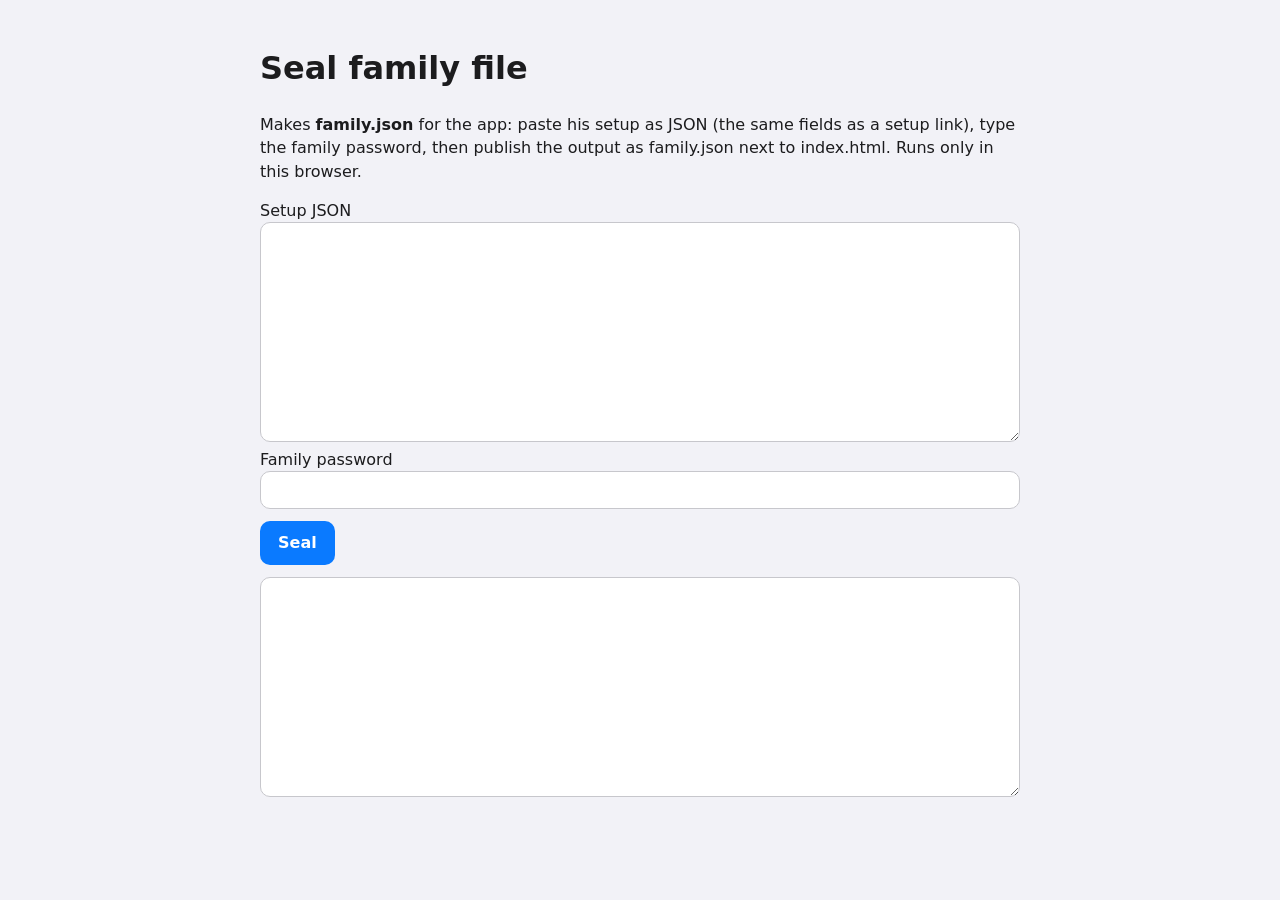
<file: tools/seal-family.html>
<!doctype html>
<html lang="en">
<head>
<meta charset="utf-8">
<meta name="viewport" content="width=device-width, initial-scale=1">
<title>Seal family file</title>
<style>
  body { font: 16px/1.45 -apple-system, "Segoe UI", system-ui, sans-serif; max-width: 760px; margin: 0 auto; padding: 24px 16px; background: #f2f2f7; color: #1c1c1e; }
  textarea, input { width: 100%; box-sizing: border-box; font: 14px ui-monospace, Consolas, monospace; padding: 10px; border: 1px solid #c7c7cc; border-radius: 10px; }
  textarea { min-height: 220px; }
  button { font: inherit; font-weight: 600; padding: 10px 18px; border: 0; border-radius: 10px; background: #0a7aff; color: #fff; margin: 12px 0; }
</style>
</head>
<body>
<h1>Seal family file</h1>
<p>Makes <b>family.json</b> for the app: paste his setup as JSON (the same fields as a setup link), type the family password, then publish the output as family.json next to index.html. Runs only in this browser.</p>
<label>Setup JSON<textarea id="plain"></textarea></label>
<label>Family password<input id="pass" type="text" autocomplete="off"></label>
<button id="go">Seal</button>
<textarea id="out" readonly></textarea>
<script>
// Must match decryptFamily() in index.html
const normPass = p => (p || '').toLowerCase().trim().split(/[\s-]+/).filter(Boolean).join('-');
const toB64 = b => { let s = ''; for (let i = 0; i < b.length; i++) s += String.fromCharCode(b[i]); return btoa(s); };
async function seal(plainText, pass, iter = 310000) {
  JSON.parse(plainText);
  const salt = crypto.getRandomValues(new Uint8Array(16)), iv = crypto.getRandomValues(new Uint8Array(12));
  const base = await crypto.subtle.importKey('raw', new TextEncoder().encode(normPass(pass)), 'PBKDF2', false, ['deriveKey']);
  const key = await crypto.subtle.deriveKey({ name: 'PBKDF2', salt, iterations: iter, hash: 'SHA-256' }, base, { name: 'AES-GCM', length: 256 }, false, ['encrypt']);
  const data = new Uint8Array(await crypto.subtle.encrypt({ name: 'AES-GCM', iv }, key, new TextEncoder().encode(plainText)));
  return JSON.stringify({ v: Date.now(), iter, salt: toB64(salt), iv: toB64(iv), data: toB64(data) });
}
document.getElementById('go').addEventListener('click', async () => {
  try { document.getElementById('out').value = await seal(document.getElementById('plain').value, document.getElementById('pass').value); }
  catch (e) { document.getElementById('out').value = 'Error: ' + e.message; }
});
</script>
</body>
</html>
</file>
